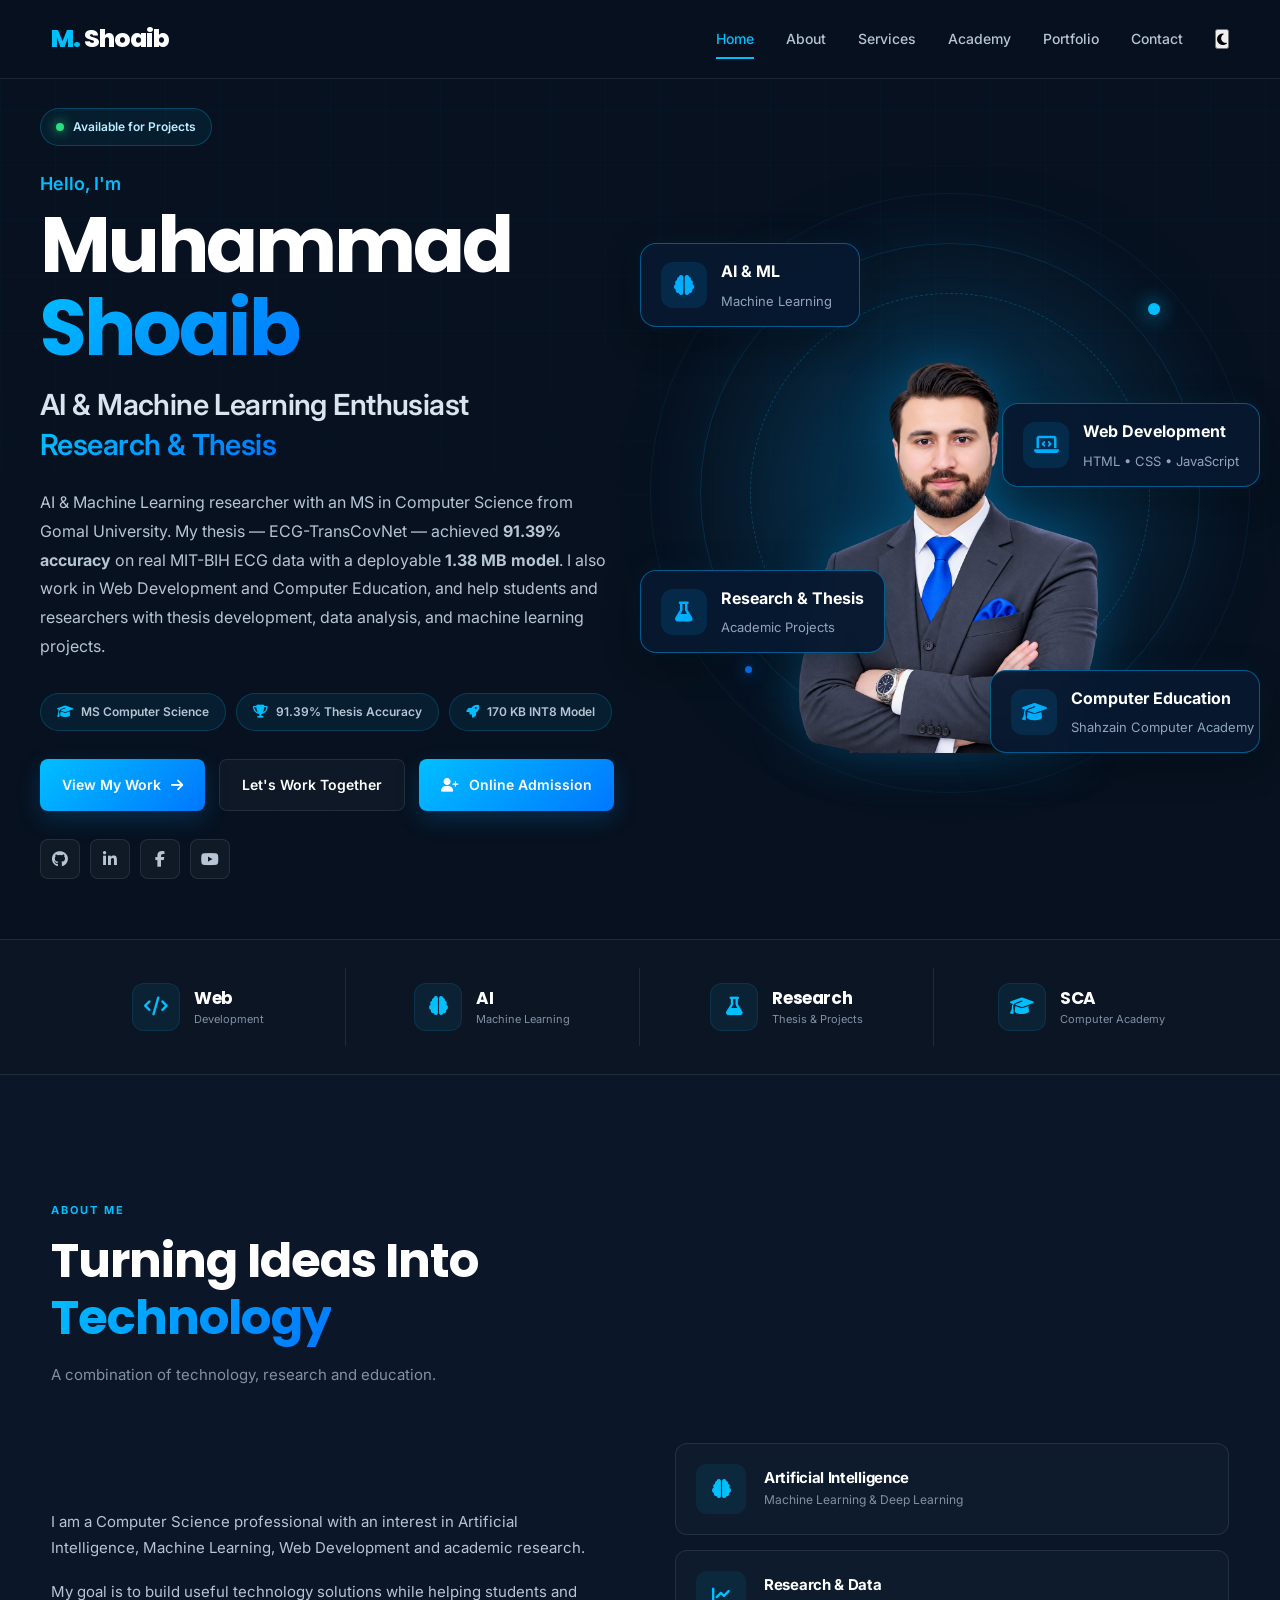
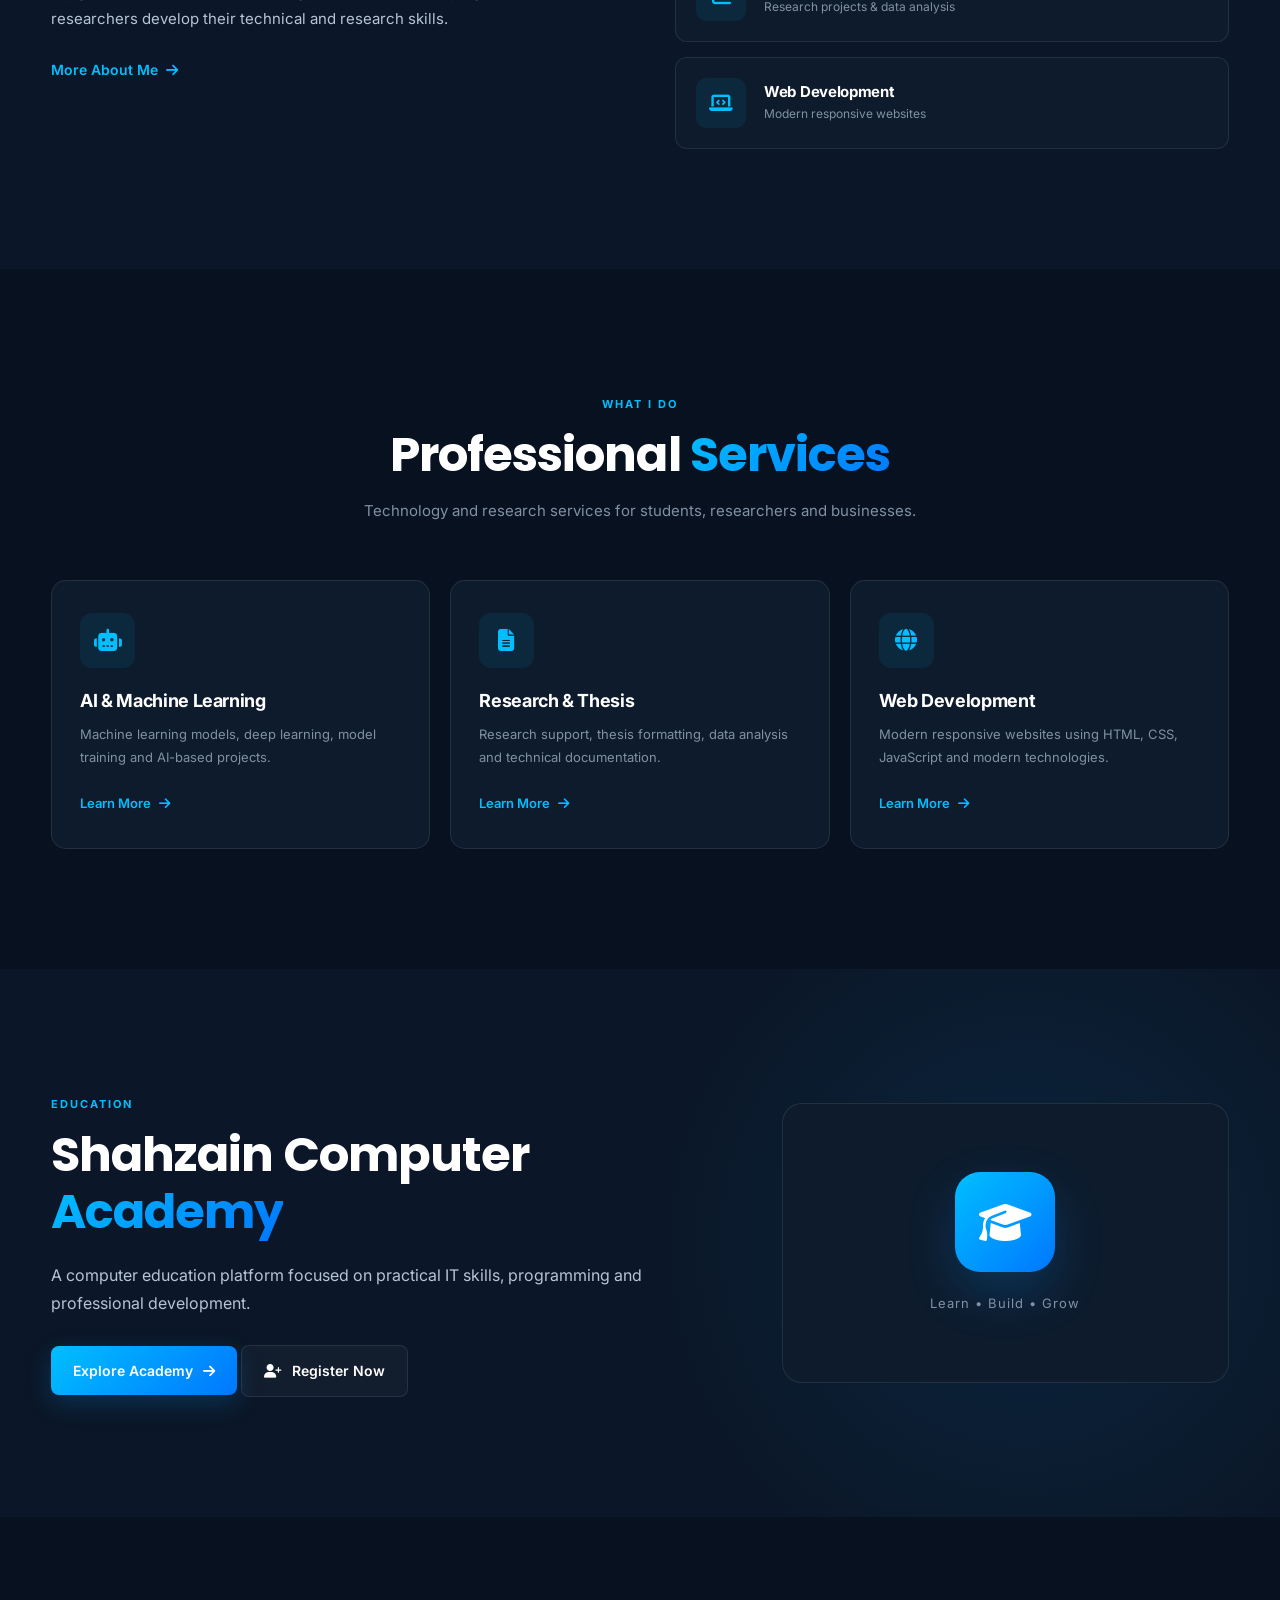
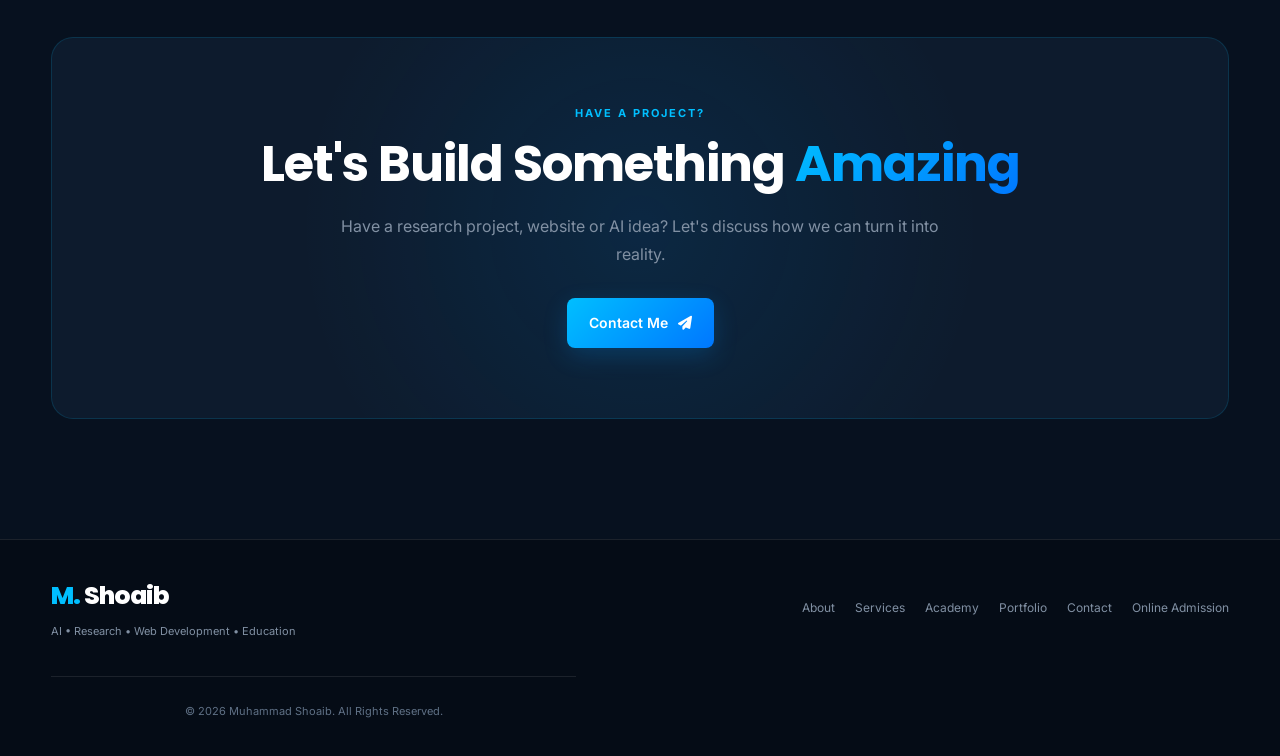
<file: index.html>
<!DOCTYPE html>
<html lang="en">

<head>

    <!-- =====================================================
         BASIC META
         ===================================================== -->

    <meta charset="UTF-8">

    <meta name="viewport" content="width=device-width, initial-scale=1.0">

    <meta name="description"
        content="Muhammad Shoaib — AI, Machine Learning, Research, Web Development and Computer Education. Explore my work, projects, services and Shahzain Computer Academy.">

    <meta name="keywords"
        content="Muhammad Shoaib, AI, Machine Learning, Web Development, Research, Thesis, Computer Education, Shahzain Computer Academy">

    <meta name="author" content="Muhammad Shoaib">

    <meta name="robots" content="index, follow">

    <!-- =====================================================
         CANONICAL URL
         ===================================================== -->

    <link rel="canonical" href="https://shoaibdraban-portfolio.netlify.app/">

    <!-- =====================================================
         OPEN GRAPH / SOCIAL SHARING
         ===================================================== -->

    <meta property="og:type" content="website">
    <meta property="og:title" content="Muhammad Shoaib | AI • Research • Web Development">
    <meta property="og:description" content="AI, Machine Learning, Research, Web Development and Computer Education by Muhammad Shoaib.">
    <meta property="og:url" content="https://shoaibdraban-portfolio.netlify.app/">
    <meta property="og:image" content="https://shoaibdraban-portfolio.netlify.app/images/poster1.png">
    <meta property="og:site_name" content="Muhammad Shoaib">

    <!-- =====================================================
         TWITTER CARD
         ===================================================== -->

    <meta name="twitter:card" content="summary_large_image">
    <meta name="twitter:title" content="Muhammad Shoaib | AI • Research • Web Development">
    <meta name="twitter:description" content="AI, Machine Learning, Research, Web Development and Computer Education by Muhammad Shoaib.">
    <meta name="twitter:image" content="https://shoaibdraban-portfolio.netlify.app/images/poster1.png">

    <!-- =====================================================
         PAGE TITLE
         ===================================================== -->

    <link rel="icon" type="image/svg+xml" href="data:image/svg+xml,<svg xmlns='http://www.w3.org/2000/svg' viewBox='0 0 100 100'><rect width='100' height='100' rx='20' fill='%230D1B2A'/><text x='50' y='72' font-size='50' text-anchor='middle' fill='%2300BFFF' font-family='Arial, sans-serif' font-weight='bold'>MS</text></svg>">

    <title>Muhammad Shoaib | AI • Research • Web Development</title>

    <!-- =====================================================
         GOOGLE FONTS
         ===================================================== -->

    <link rel="preconnect" href="https://fonts.googleapis.com">

    <link rel="preconnect" href="https://fonts.gstatic.com" crossorigin>

    <link
        href="https://fonts.googleapis.com/css2?family=Inter:wght@400;500;600;700;800&family=Poppins:wght@500;600;700;800&display=swap"
        rel="stylesheet">

    <!-- =====================================================
         FONT AWESOME
         ===================================================== -->

    <link rel="stylesheet"
        href="https://cdnjs.cloudflare.com/ajax/libs/font-awesome/6.7.2/css/all.min.css">

    <!-- =====================================================
         FAVICON
         ===================================================== -->

    <link rel="icon" type="image/png" href="images/favicon.png">

    <!-- =====================================================
         MAIN CSS
         ===================================================== -->

    <link rel="stylesheet" href="css/style.css">

</head>

<body>

    <!-- SCROLL PROGRESS BAR -->
    <div class="scroll-progress" id="scroll-progress"></div>

    <!-- PAGE LOADER -->
    <div class="page-loader" id="page-loader">
        <div class="loader-content">
            <div class="loader-logo">M<span>.</span> Shoaib</div>
            <div class="loader-bar">
                <div class="loader-bar-fill"></div>
            </div>
        </div>
    </div>

    <!-- =====================================================
         HEADER
         ===================================================== -->

    <header class="header">

        <div class="container nav-container">

            <!-- LOGO -->

            <a href="index.html" class="logo" aria-label="Muhammad Shoaib Home">
                <span>M.</span> Shoaib
            </a>

            <!-- NAVIGATION -->

            <nav class="navbar" id="navbar" aria-label="Main Navigation">

                <a href="index.html" class="active" aria-current="page">Home</a>

                <a href="about.html">About</a>

                <a href="services.html">Services</a>

                <a href="academy.html">Academy</a>

                <a href="portfolio.html">Portfolio</a>

                <a href="contact.html">Contact</a>

                <!-- THEME TOGGLE -->
                <button class="theme-toggle" id="theme-toggle" type="button" aria-label="Toggle Theme">
                    <i class="fas fa-moon" id="theme-icon"></i>
                </button>

            </nav>

            <!-- MOBILE MENU BUTTON -->

            <button class="menu-btn" id="menu-btn" type="button"
                aria-label="Open Menu" aria-controls="navbar" aria-expanded="false">

                <i class="fas fa-bars" aria-hidden="true"></i>

            </button>

        </div>

    </header>

    <!-- =====================================================
         MAIN CONTENT
         ===================================================== -->

    <main>

        <!-- =================================================
             HERO SECTION
             ================================================= -->

        <section class="hero" aria-labelledby="hero-title">

            <div class="hero-grid" aria-hidden="true"></div>

            <div class="container hero-container">

                <div class="hero-content">

                    <!-- AVAILABILITY BADGE -->

                    <div class="hero-badge">
                        <span class="status-dot" aria-hidden="true"></span>
                        Available for Projects
                    </div>

                    <!-- INTRO -->

                    <p class="hero-intro">
                        Hello, I'm
                    </p>

                    <!-- NAME -->

                    <h1 id="hero-title">
                        Muhammad
                        <span>Shoaib</span>
                    </h1>

                    <!-- PROFESSIONAL TITLE -->

                    <h2>
                        AI &amp; Machine Learning Enthusiast
                        <br>
                        <span class="typing-text" id="typing-text" aria-live="polite"></span>
                    </h2>

                    <!-- DESCRIPTION -->

                    <p class="hero-description">
                        AI &amp; Machine Learning researcher with an MS in Computer Science
                        from Gomal University. My thesis — ECG-TransCovNet — achieved
                        <strong>91.39% accuracy</strong> on real MIT-BIH ECG data with a
                        deployable <strong>1.38 MB model</strong>.

                        I also work in Web Development and Computer Education, and help
                        students and researchers with thesis development, data analysis,
                        and machine learning projects.
                    </p>

                    <div class="hero-highlights">

                        <span class="hero-highlight">
                            <i class="fas fa-graduation-cap"></i> MS Computer Science
                        </span>

                        <span class="hero-highlight">
                            <i class="fas fa-trophy"></i> 91.39% Thesis Accuracy
                        </span>

                        <span class="hero-highlight">
                            <i class="fas fa-rocket"></i> 170 KB INT8 Model
                        </span>

                    </div>

                    <!-- BUTTONS -->

                    <div class="hero-buttons">

                        <a href="portfolio.html" class="btn btn-primary">
                            View My Work
                            <i class="fas fa-arrow-right" aria-hidden="true"></i>
                        </a>

                        <a href="contact.html" class="btn btn-outline">
                            Let's Work Together
                        </a>

                        <!-- ONLINE ADMISSION BUTTON -->

                        <a href="https://shahzain-computer-academy.web.app/register"
                            class="btn btn-primary"
                            target="_blank"
                            rel="noopener noreferrer"
                            aria-label="Apply for Online Admission at Shahzain Computer Academy">

                            <i class="fas fa-user-plus" aria-hidden="true"></i>
                            Online Admission

                        </a>

                    </div>

                    <!-- SOCIAL ICONS -->

                    <div class="hero-social" aria-label="Social Media Links">

                        <a href="https://github.com/Shoaibdraban/portfolio-website" target="_blank" rel="noopener noreferrer" aria-label="GitHub">
                            <i class="fab fa-github" aria-hidden="true"></i>
                        </a>

                        <a href="https://www.linkedin.com/in/muhammad-shoaib-aaa43542b?utm_source=share_via&utm_content=profile&utm_medium=member_android" target="_blank" rel="noopener noreferrer" aria-label="LinkedIn">
                            <i class="fab fa-linkedin-in" aria-hidden="true"></i>
                        </a>

                        <a href="https://www.facebook.com/search/top?q=shahzain%20computer%20academy%20" target="_blank" rel="noopener noreferrer" aria-label="Facebook">
                            <i class="fab fa-facebook-f" aria-hidden="true"></i>
                        </a>

                        <a href="http://www.youtube.com/@ShahzainSeries" target="_blank" rel="noopener noreferrer" aria-label="YouTube">
                            <i class="fab fa-youtube" aria-hidden="true"></i>
                        </a>

                    </div>

                </div>

                <!-- HERO VISUAL -->

                <div class="hero-visual" aria-hidden="true">

                    <div class="profile-wrapper">

                        <div class="tech-circle circle-one"></div>
                        <div class="tech-circle circle-two"></div>
                        <div class="tech-circle circle-three"></div>

                        <!-- PROFILE IMAGE -->

                        <div class="profile-card">

                            <div class="profile-glow"></div>

                            <img
                                src="images/shoaib.png"
                                alt="Muhammad Shoaib"
                                class="profile-photo"
                                width="400"
                                height="520"
                                fetchpriority="high">

                        </div>

                        <!-- AI & ML CARD -->

                        <div class="floating-card card-ai">

                            <div class="card-icon" aria-hidden="true">
                                <i class="fas fa-brain"></i>
                            </div>

                            <div>
                                <strong>AI &amp; ML</strong>
                                <small>Machine Learning</small>
                            </div>

                        </div>

                        <!-- WEB DEVELOPMENT CARD -->

                        <div class="floating-card card-code">

                            <div class="card-icon" aria-hidden="true">
                                <i class="fas fa-laptop-code"></i>
                            </div>

                            <div>
                                <strong>Web Development</strong>
                                <small>HTML • CSS • JavaScript</small>
                            </div>

                        </div>

                        <!-- RESEARCH CARD -->

                        <div class="floating-card card-research">

                            <div class="card-icon" aria-hidden="true">
                                <i class="fas fa-flask"></i>
                            </div>

                            <div>
                                <strong>Research &amp; Thesis</strong>
                                <small>Academic Projects</small>
                            </div>

                        </div>

                        <!-- COMPUTER EDUCATION CARD -->

                        <div class="floating-card card-education">

                            <div class="card-icon" aria-hidden="true">
                                <i class="fas fa-graduation-cap"></i>
                            </div>

                            <div>
                                <strong>Computer Education</strong>
                                <small>Shahzain Computer Academy</small>
                            </div>

                        </div>

                    </div>

                </div>

            </div>

        </section>

        <!-- =================================================
             STATS SECTION
             ================================================= -->

        <section class="stats-section" aria-label="Areas of Expertise">

            <div class="container">

                <div class="stats-grid">

                    <div class="stat-card">
                        <div class="stat-icon" aria-hidden="true">
                            <i class="fas fa-code"></i>
                        </div>
                        <div class="stat-content">
                            <h3>Web</h3>
                            <p>Development</p>
                        </div>
                    </div>

                    <div class="stat-card">
                        <div class="stat-icon" aria-hidden="true">
                            <i class="fas fa-brain"></i>
                        </div>
                        <div class="stat-content">
                            <h3>AI</h3>
                            <p>Machine Learning</p>
                        </div>
                    </div>

                    <div class="stat-card">
                        <div class="stat-icon" aria-hidden="true">
                            <i class="fas fa-flask"></i>
                        </div>
                        <div class="stat-content">
                            <h3>Research</h3>
                            <p>Thesis &amp; Projects</p>
                        </div>
                    </div>

                    <div class="stat-card">
                        <div class="stat-icon" aria-hidden="true">
                            <i class="fas fa-graduation-cap"></i>
                        </div>
                        <div class="stat-content">
                            <h3>SCA</h3>
                            <p>Computer Academy</p>
                        </div>
                    </div>

                </div>

            </div>

        </section>

        <!-- =================================================
             ABOUT PREVIEW
             ================================================= -->

        <section class="about-preview section-padding" aria-labelledby="about-heading">

            <div class="container">

                <div class="section-heading">

                    <span class="section-label">ABOUT ME</span>

                    <h2 id="about-heading">Turning Ideas Into <span>Technology</span></h2>

                    <p>
                        A combination of technology, research and education.
                    </p>

                </div>

                <div class="about-grid">

                    <div class="about-text">

                        <p>
                            I am a Computer Science professional with an
                            interest in Artificial Intelligence, Machine
                            Learning, Web Development and academic research.
                        </p>

                        <p>
                            My goal is to build useful technology solutions
                            while helping students and researchers develop
                            their technical and research skills.
                        </p>

                        <a href="about.html" class="text-link">
                            More About Me <i class="fas fa-arrow-right" aria-hidden="true"></i>
                        </a>

                    </div>

                    <div class="about-features">

                        <div class="feature-box">
                            <div class="feature-icon" aria-hidden="true">
                                <i class="fas fa-brain"></i>
                            </div>
                            <div>
                                <h3>Artificial Intelligence</h3>
                                <p>Machine Learning &amp; Deep Learning</p>
                            </div>
                        </div>

                        <div class="feature-box">
                            <div class="feature-icon" aria-hidden="true">
                                <i class="fas fa-chart-line"></i>
                            </div>
                            <div>
                                <h3>Research &amp; Data</h3>
                                <p>Research projects &amp; data analysis</p>
                            </div>
                        </div>

                        <div class="feature-box">
                            <div class="feature-icon" aria-hidden="true">
                                <i class="fas fa-laptop-code"></i>
                            </div>
                            <div>
                                <h3>Web Development</h3>
                                <p>Modern responsive websites</p>
                            </div>
                        </div>

                    </div>

                </div>

            </div>

        </section>

        <!-- =================================================
             SERVICES PREVIEW
             ================================================= -->

        <section class="services-preview section-padding" aria-labelledby="services-heading">

            <div class="container">

                <div class="section-heading center">

                    <span class="section-label">WHAT I DO</span>

                    <h2 id="services-heading">Professional <span>Services</span></h2>

                    <p>
                        Technology and research services for students,
                        researchers and businesses.
                    </p>

                </div>

                <div class="services-grid">

                    <article class="service-card">

                        <div class="service-icon" aria-hidden="true">
                            <i class="fas fa-robot"></i>
                        </div>

                        <h3>AI &amp; Machine Learning</h3>

                        <p>
                            Machine learning models, deep learning,
                            model training and AI-based projects.
                        </p>

                        <a href="services.html">
                            Learn More <i class="fas fa-arrow-right" aria-hidden="true"></i>
                        </a>

                    </article>

                    <article class="service-card">

                        <div class="service-icon" aria-hidden="true">
                            <i class="fas fa-file-lines"></i>
                        </div>

                        <h3>Research &amp; Thesis</h3>

                        <p>
                            Research support, thesis formatting,
                            data analysis and technical documentation.
                        </p>

                        <a href="services.html">
                            Learn More <i class="fas fa-arrow-right" aria-hidden="true"></i>
                        </a>

                    </article>

                    <article class="service-card">

                        <div class="service-icon" aria-hidden="true">
                            <i class="fas fa-globe"></i>
                        </div>

                        <h3>Web Development</h3>

                        <p>
                            Modern responsive websites using HTML,
                            CSS, JavaScript and modern technologies.
                        </p>

                        <a href="services.html">
                            Learn More <i class="fas fa-arrow-right" aria-hidden="true"></i>
                        </a>

                    </article>

                </div>

            </div>

        </section>

        <!-- =================================================
             ACADEMY PREVIEW
             ================================================= -->

        <section class="academy-preview section-padding" aria-labelledby="academy-heading">

            <div class="container academy-container">

                <div class="academy-content">

                    <span class="section-label">EDUCATION</span>

                    <h2 id="academy-heading">Shahzain Computer <span>Academy</span></h2>

                    <p>
                        A computer education platform focused on practical
                        IT skills, programming and professional development.
                    </p>

                    <!-- EXPLORE ACADEMY -->

                    <a href="academy.html" class="btn btn-primary">
                        Explore Academy
                        <i class="fas fa-arrow-right" aria-hidden="true"></i>
                    </a>

                    <!-- REGISTER NOW -->

                    <a href="https://shahzain-computer-academy.web.app/register"
                        class="btn btn-outline"
                        target="_blank"
                        rel="noopener noreferrer"
                        aria-label="Register Now at Shahzain Computer Academy">

                        <i class="fas fa-user-plus" aria-hidden="true"></i>
                        Register Now

                    </a>

                </div>

                <div class="academy-icon-box" aria-hidden="true">

                    <div class="academy-large-icon">
                        <i class="fas fa-graduation-cap"></i>
                    </div>

                    <span>Learn • Build • Grow</span>

                </div>

            </div>

        </section>

        <!-- =================================================
             CTA SECTION
             ================================================= -->

        <section class="cta section-padding" aria-labelledby="cta-heading">

            <div class="container">

                <div class="cta-box">

                    <span class="section-label">HAVE A PROJECT?</span>

                    <h2 id="cta-heading">Let's Build Something <span>Amazing</span></h2>

                    <p>
                        Have a research project, website or AI idea?
                        Let's discuss how we can turn it into reality.
                    </p>

                    <a href="contact.html" class="btn btn-primary">
                        Contact Me <i class="fas fa-paper-plane" aria-hidden="true"></i>
                    </a>

                </div>

            </div>

        </section>

    </main>

    <!-- =====================================================
         FOOTER
         ===================================================== -->

    <footer class="footer">

        <div class="container footer-content">

            <!-- FOOTER BRAND -->

            <div class="footer-brand">

                <a href="index.html" class="logo" aria-label="Muhammad Shoaib Home">
                    <span>M.</span> Shoaib
                </a>

                <p>AI • Research • Web Development • Education</p>

            </div>

            <!-- FOOTER NAVIGATION -->

            <nav class="footer-links" aria-label="Footer Navigation">

                <a href="about.html">About</a>

                <a href="services.html">Services</a>

                <a href="academy.html">Academy</a>

                <a href="portfolio.html">Portfolio</a>

                <a href="contact.html">Contact</a>

                <!-- ONLINE ADMISSION FOOTER LINK -->

                <a href="https://shahzain-computer-academy.web.app/register"
                    target="_blank"
                    rel="noopener noreferrer">
                    Online Admission
                </a>

            </nav>

            <!-- COPYRIGHT -->

            <p class="copyright">
                © <span id="year"></span> Muhammad Shoaib. All Rights Reserved.
            </p>

        </div>

    </footer>

    <!-- =====================================================
         JAVASCRIPT
         ===================================================== -->

    <script src="js/script.js"></script>

</body>

</html>
</file>
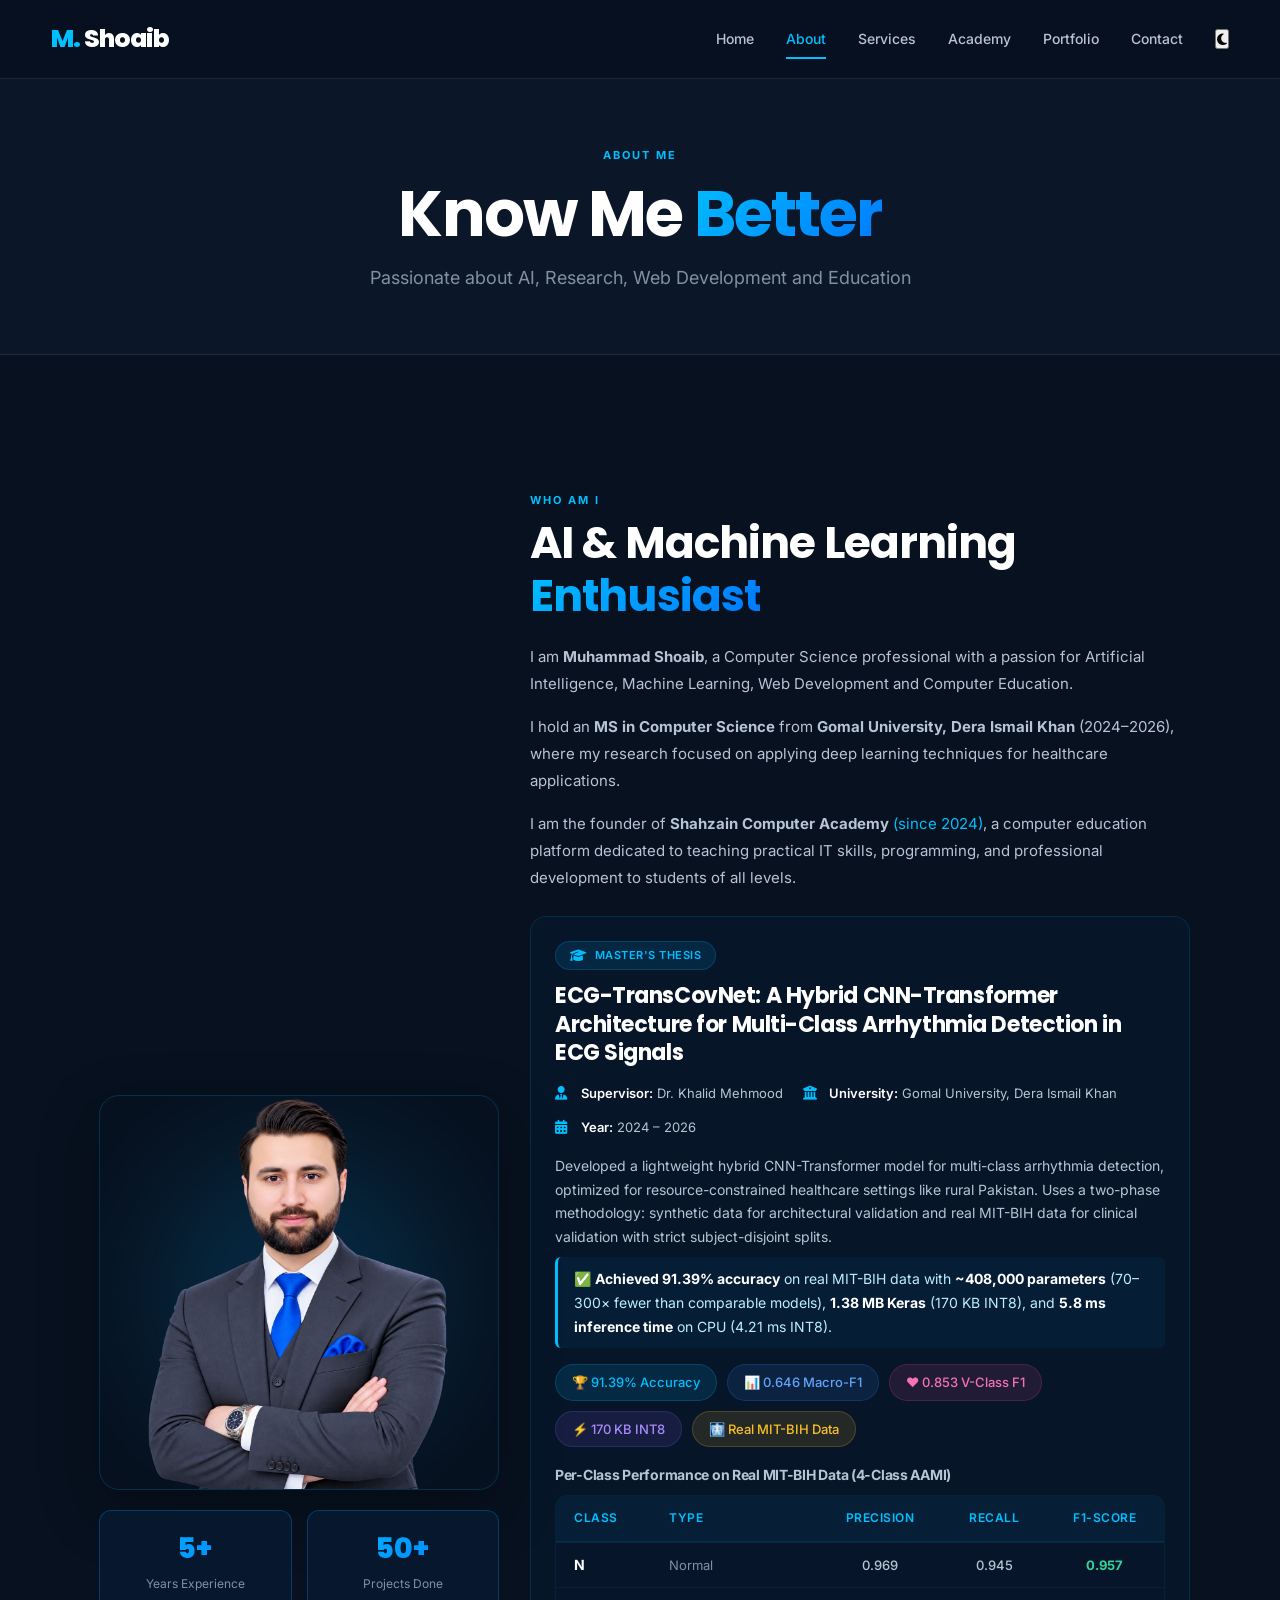
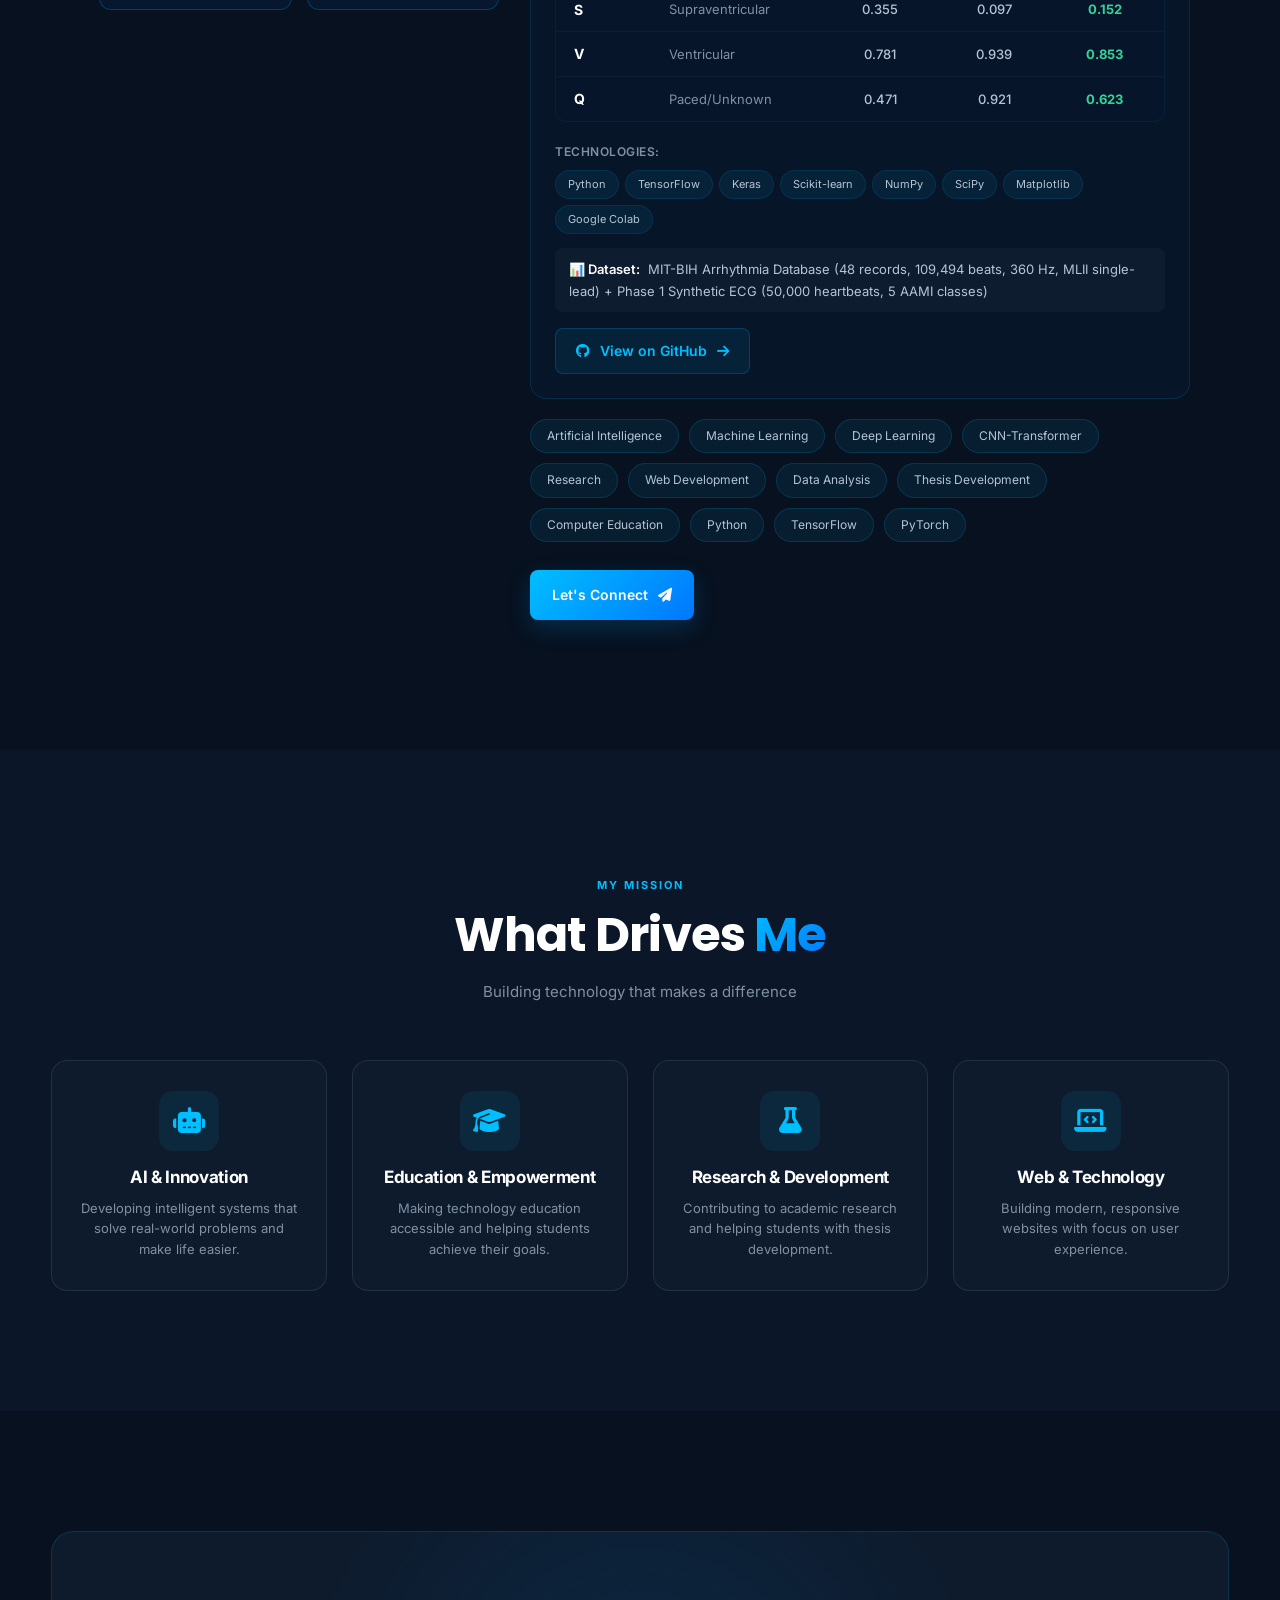
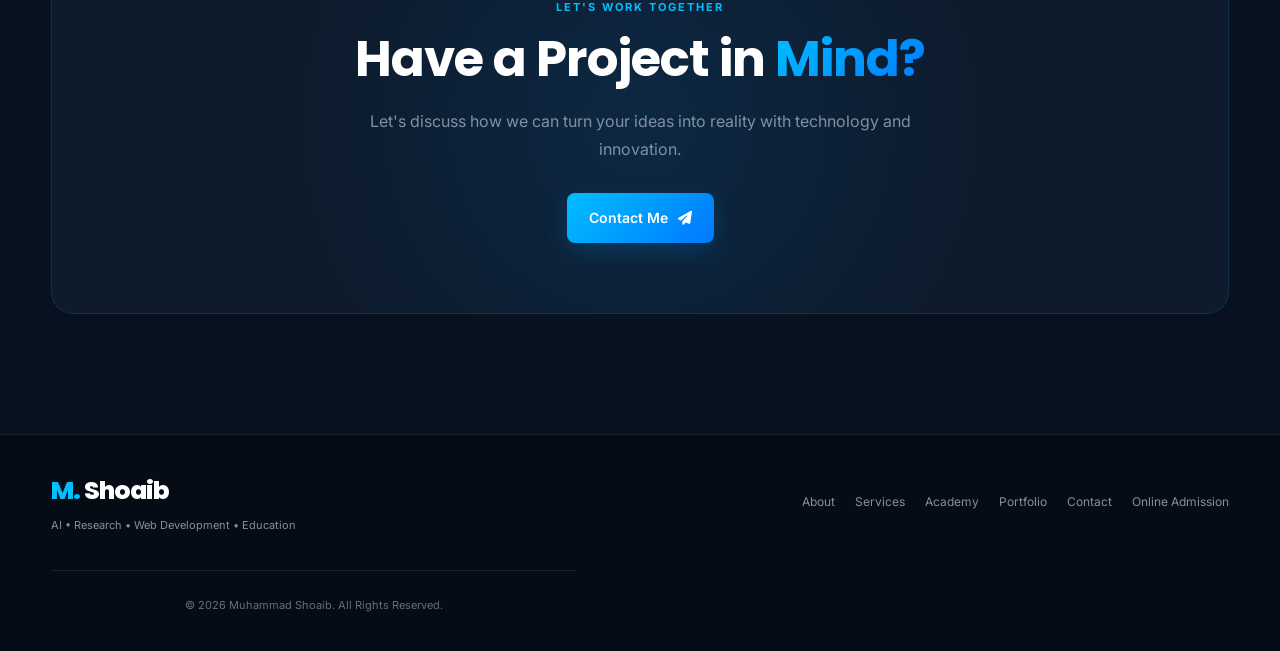
<file: about.html>
<!DOCTYPE html>
<html lang="en">

<head>

    <meta charset="UTF-8">
    <meta name="viewport" content="width=device-width, initial-scale=1.0">

    <meta name="description"
        content="Learn more about Muhammad Shoaib, a Computer Science professional interested in AI, Machine Learning, Research, Web Development and Computer Education.">

    <meta name="keywords"
        content="Muhammad Shoaib, About Muhammad Shoaib, AI, Machine Learning, Research, Web Development, Computer Science, Thesis, Shahzain Computer Academy">

    <meta name="author" content="Muhammad Shoaib">
    <meta name="robots" content="index, follow">

    <link rel="canonical" href="https://shoaibdraban-portfolio.netlify.app/about.html">

    <meta property="og:type" content="profile">
    <meta property="og:title" content="About Muhammad Shoaib | AI • Research • Web Development">
    <meta property="og:description"
        content="Learn more about Muhammad Shoaib, his research, AI and Machine Learning interests, web development work and computer education initiatives.">
    <meta property="og:url" content="https://shoaibdraban-portfolio.netlify.app/about.html">
    <meta property="og:image" content="https://shoaibdraban-portfolio.netlify.app/images/poster1.png">
    <meta property="og:site_name" content="Muhammad Shoaib">

    <meta name="twitter:card" content="summary_large_image">
    <meta name="twitter:title" content="About Muhammad Shoaib | AI • Research • Web Development">
    <meta name="twitter:description"
        content="Learn more about Muhammad Shoaib, his research, AI and Machine Learning interests, web development work and computer education initiatives.">
    <meta name="twitter:image" content="https://shoaibdraban-portfolio.netlify.app/images/poster1.png">

    <title>About Me | Muhammad Shoaib — AI, Research & Web Development</title>

    <link rel="preconnect" href="https://fonts.googleapis.com">
    <link rel="preconnect" href="https://fonts.gstatic.com" crossorigin>
    <link
        href="https://fonts.googleapis.com/css2?family=Inter:wght@400;500;600;700;800&family=Poppins:wght@500;600;700;800&display=swap"
        rel="stylesheet">

    <link rel="stylesheet"
        href="https://cdnjs.cloudflare.com/ajax/libs/font-awesome/6.7.2/css/all.min.css">

    <link rel="icon" type="image/png" href="images/favicon.png">

    <link rel="stylesheet" href="css/style.css">

</head>


<body>

    <!-- SCROLL PROGRESS BAR -->
    <div class="scroll-progress" id="scroll-progress"></div>

    <!-- PAGE LOADER -->
    <div class="page-loader" id="page-loader">
        <div class="loader-content">
            <div class="loader-logo">M<span>.</span> Shoaib</div>
            <div class="loader-bar">
                <div class="loader-bar-fill"></div>
            </div>
        </div>
    </div>


    <!-- =====================================================
         HEADER
         ===================================================== -->

    <header class="header">

        <div class="container nav-container">

            <a href="index.html" class="logo" aria-label="Muhammad Shoaib Home">
                <span>M.</span> Shoaib
            </a>

            <nav class="navbar" id="navbar" aria-label="Main Navigation">

                <a href="index.html">Home</a>
                <a href="about.html" class="active" aria-current="page">About</a>
                <a href="services.html">Services</a>
                <a href="academy.html">Academy</a>
                <a href="portfolio.html">Portfolio</a>
                <a href="contact.html">Contact</a>

                <!-- THEME TOGGLE -->
                <button class="theme-toggle" id="theme-toggle" type="button" aria-label="Toggle Theme">
                    <i class="fas fa-moon" id="theme-icon"></i>
                </button>

            </nav>

            <button class="menu-btn" id="menu-btn" type="button"
                aria-label="Open Menu" aria-controls="navbar" aria-expanded="false">

                <i class="fas fa-bars" aria-hidden="true"></i>

            </button>

        </div>

    </header>



    <!-- =====================================================
         MAIN CONTENT
         ===================================================== -->

    <main>

        <section class="page-header" aria-labelledby="page-title">

            <div class="container">

                <div class="page-header-content">

                    <span class="section-label">ABOUT ME</span>

                    <h1 id="page-title">Know Me <span>Better</span></h1>

                    <p>
                        Passionate about AI, Research, Web Development and Education
                    </p>

                </div>

            </div>

        </section>



        <section class="about-page section-padding" aria-labelledby="about-title">

            <div class="container">

                <div class="about-page-grid">

                    <div class="about-image-wrapper">

                        <div class="about-image-box">

                            <div class="about-image-glow" aria-hidden="true"></div>

                            <img
                                src="images/shoaib.png"
                                alt="Muhammad Shoaib"
                                class="about-image"
                                width="500"
                                height="600"
                                loading="lazy">

                        </div>

                        <div class="about-floating-stats">

                            <div class="about-stat-item">
                                <span class="about-stat-number">5+</span>
                                <span class="about-stat-label">Years Experience</span>
                            </div>

                            <div class="about-stat-item">
                                <span class="about-stat-number">50+</span>
                                <span class="about-stat-label">Projects Done</span>
                            </div>

                        </div>

                    </div>

                    <div class="about-text-content">

                        <span class="section-label">WHO AM I</span>

                        <h2 id="about-title">AI &amp; Machine Learning <span>Enthusiast</span></h2>

                        <p>
                            I am <strong>Muhammad Shoaib</strong>, a Computer Science professional
                            with a passion for Artificial Intelligence, Machine Learning,
                            Web Development and Computer Education.
                        </p>

                        <p>
                            I hold an <strong>MS in Computer Science</strong> from
                            <strong>Gomal University, Dera Ismail Khan</strong> (2024–2026),
                            where my research focused on applying deep learning techniques
                            for healthcare applications.
                        </p>

                        <p>
                            I am the founder of <strong>Shahzain Computer Academy</strong>
                            <span style="color: var(--primary);">(since 2024)</span>,
                            a computer education platform dedicated to teaching practical
                            IT skills, programming, and professional development to
                            students of all levels.
                        </p>

                        <!-- THESIS SECTION -->
                        <section class="thesis-section" aria-labelledby="thesis-title">

                            <div class="thesis-badge">
                                <i class="fas fa-graduation-cap" aria-hidden="true"></i>
                                Master's Thesis
                            </div>

                            <h3 class="thesis-title" id="thesis-title">
                                ECG-TransCovNet: A Hybrid CNN-Transformer Architecture
                                for Multi-Class Arrhythmia Detection in ECG Signals
                            </h3>

                            <div class="thesis-meta">

                                <div class="thesis-meta-item">
                                    <i class="fas fa-user-tie" aria-hidden="true"></i>
                                    <span><strong>Supervisor:</strong> Dr. Khalid Mehmood</span>
                                </div>

                                <div class="thesis-meta-item">
                                    <i class="fas fa-university" aria-hidden="true"></i>
                                    <span><strong>University:</strong> Gomal University, Dera Ismail Khan</span>
                                </div>

                                <div class="thesis-meta-item">
                                    <i class="fas fa-calendar-alt" aria-hidden="true"></i>
                                    <span><strong>Year:</strong> 2024 – 2026</span>
                                </div>

                            </div>

                            <div class="thesis-description">

                                <p>
                                    Developed a lightweight hybrid CNN-Transformer model for
                                    multi-class arrhythmia detection, optimized for
                                    resource-constrained healthcare settings like rural Pakistan.
                                    Uses a two-phase methodology: synthetic data for architectural
                                    validation and real MIT-BIH data for clinical validation with
                                    strict subject-disjoint splits.
                                </p>

                                <p class="thesis-highlight">
                                    ✅ <strong>Achieved 91.39% accuracy</strong> on real MIT-BIH data with
                                    <strong>~408,000 parameters</strong> (70–300× fewer than comparable models),
                                    <strong>1.38 MB Keras</strong> (170 KB INT8), and
                                    <strong>5.8 ms inference time</strong> on CPU (4.21 ms INT8).
                                </p>

                            </div>

                            <div class="thesis-results-badges">
                                <span class="result-badge accuracy">🏆 91.39% Accuracy</span>
                                <span class="result-badge f1">📊 0.646 Macro-F1</span>
                                <span class="result-badge vclass">❤️ 0.853 V-Class F1</span>
                                <span class="result-badge size">⚡ 170 KB INT8</span>
                                <span class="result-badge data">🩻 Real MIT-BIH Data</span>
                            </div>

                            <div class="thesis-performance">

                                <h4>Per-Class Performance on Real MIT-BIH Data (4-Class AAMI)</h4>

                                <div class="table-wrapper">

                                    <table class="performance-table">

                                        <thead>
                                            <tr>
                                                <th>Class</th>
                                                <th>Type</th>
                                                <th>Precision</th>
                                                <th>Recall</th>
                                                <th>F1-Score</th>
                                            </tr>
                                        </thead>

                                        <tbody>

                                            <tr>
                                                <td><strong>N</strong></td>
                                                <td>Normal</td>
                                                <td>0.969</td>
                                                <td>0.945</td>
                                                <td><strong>0.957</strong></td>
                                            </tr>

                                            <tr>
                                                <td><strong>S</strong></td>
                                                <td>Supraventricular</td>
                                                <td>0.355</td>
                                                <td>0.097</td>
                                                <td><strong>0.152</strong></td>
                                            </tr>

                                            <tr>
                                                <td><strong>V</strong></td>
                                                <td>Ventricular</td>
                                                <td>0.781</td>
                                                <td>0.939</td>
                                                <td><strong>0.853</strong></td>
                                            </tr>

                                            <tr>
                                                <td><strong>Q</strong></td>
                                                <td>Paced/Unknown</td>
                                                <td>0.471</td>
                                                <td>0.921</td>
                                                <td><strong>0.623</strong></td>
                                            </tr>

                                        </tbody>

                                    </table>

                                </div>

                            </div>

                            <div class="thesis-tech">

                                <span class="tech-label">Technologies:</span>

                                <div class="tech-tags">

                                    <span class="tech-tag">Python</span>
                                    <span class="tech-tag">TensorFlow</span>
                                    <span class="tech-tag">Keras</span>
                                    <span class="tech-tag">Scikit-learn</span>
                                    <span class="tech-tag">NumPy</span>
                                    <span class="tech-tag">SciPy</span>
                                    <span class="tech-tag">Matplotlib</span>
                                    <span class="tech-tag">Google Colab</span>

                                </div>

                            </div>

                            <div class="thesis-dataset">

                                <span class="dataset-label">📊 Dataset:</span>

                                <span class="dataset-text">
                                    MIT-BIH Arrhythmia Database (48 records, 109,494 beats,
                                    360 Hz, MLII single-lead) + Phase 1 Synthetic ECG
                                    (50,000 heartbeats, 5 AAMI classes)
                                </span>

                            </div>

                            <a href="https://github.com/Shoaibdraban/ECG-TransCovNet" target="_blank" rel="noopener noreferrer" class="thesis-github-link">
                                <i class="fab fa-github" aria-hidden="true"></i>
                                View on GitHub
                                <i class="fas fa-arrow-right" aria-hidden="true"></i>
                            </a>

                        </section>

                        <div class="about-skills" aria-label="Skills">

                            <span class="skill-tag">Artificial Intelligence</span>
                            <span class="skill-tag">Machine Learning</span>
                            <span class="skill-tag">Deep Learning</span>
                            <span class="skill-tag">CNN-Transformer</span>
                            <span class="skill-tag">Research</span>
                            <span class="skill-tag">Web Development</span>
                            <span class="skill-tag">Data Analysis</span>
                            <span class="skill-tag">Thesis Development</span>
                            <span class="skill-tag">Computer Education</span>
                            <span class="skill-tag">Python</span>
                            <span class="skill-tag">TensorFlow</span>
                            <span class="skill-tag">PyTorch</span>

                        </div>

                        <a href="contact.html" class="btn btn-primary">
                            Let's Connect <i class="fas fa-paper-plane" aria-hidden="true"></i>
                        </a>

                    </div>

                </div>

            </div>

        </section>



        <!-- =================================================
             MISSION SECTION
             ================================================= -->

        <section class="mission-section section-padding" aria-labelledby="mission-title">

            <div class="container">

                <div class="section-heading center">

                    <span class="section-label">MY MISSION</span>

                    <h2 id="mission-title">What Drives <span>Me</span></h2>

                    <p>
                        Building technology that makes a difference
                    </p>

                </div>

                <div class="mission-grid">

                    <article class="mission-card">

                        <div class="mission-icon" aria-hidden="true">
                            <i class="fas fa-robot"></i>
                        </div>

                        <h3>AI &amp; Innovation</h3>

                        <p>
                            Developing intelligent systems that solve
                            real-world problems and make life easier.
                        </p>

                    </article>

                    <article class="mission-card">

                        <div class="mission-icon" aria-hidden="true">
                            <i class="fas fa-graduation-cap"></i>
                        </div>

                        <h3>Education &amp; Empowerment</h3>

                        <p>
                            Making technology education accessible
                            and helping students achieve their goals.
                        </p>

                    </article>

                    <article class="mission-card">

                        <div class="mission-icon" aria-hidden="true">
                            <i class="fas fa-flask"></i>
                        </div>

                        <h3>Research &amp; Development</h3>

                        <p>
                            Contributing to academic research and
                            helping students with thesis development.
                        </p>

                    </article>

                    <article class="mission-card">

                        <div class="mission-icon" aria-hidden="true">
                            <i class="fas fa-laptop-code"></i>
                        </div>

                        <h3>Web &amp; Technology</h3>

                        <p>
                            Building modern, responsive websites
                            with focus on user experience.
                        </p>

                    </article>

                </div>

            </div>

        </section>



        <!-- =================================================
             CTA SECTION
             ================================================= -->

        <section class="cta section-padding" aria-labelledby="cta-title">

            <div class="container">

                <div class="cta-box">

                    <span class="section-label">LET'S WORK TOGETHER</span>

                    <h2 id="cta-title">Have a Project in <span>Mind?</span></h2>

                    <p>
                        Let's discuss how we can turn your ideas
                        into reality with technology and innovation.
                    </p>

                    <a href="contact.html" class="btn btn-primary">
                        Contact Me <i class="fas fa-paper-plane" aria-hidden="true"></i>
                    </a>

                </div>

            </div>

        </section>

    </main>



    <!-- =====================================================
         FOOTER
         ===================================================== -->

    <footer class="footer">

        <div class="container footer-content">

            <div class="footer-brand">

                <a href="index.html" class="logo" aria-label="Muhammad Shoaib Home">
                    <span>M.</span> Shoaib
                </a>

                <p>AI • Research • Web Development • Education</p>

            </div>

            <nav class="footer-links" aria-label="Footer Navigation">

                <a href="about.html" aria-current="page">About</a>
                <a href="services.html">Services</a>
                <a href="academy.html">Academy</a>
                <a href="portfolio.html">Portfolio</a>
                <a href="contact.html">Contact</a>

                <a href="https://shahzain-computer-academy.web.app/register"
                    target="_blank" rel="noopener noreferrer">
                    Online Admission
                </a>

            </nav>

            <p class="copyright">

                © <span id="year"></span> Muhammad Shoaib. All Rights Reserved.

            </p>

        </div>

    </footer>



    <script src="js/script.js"></script>

</body>

</html>
</file>
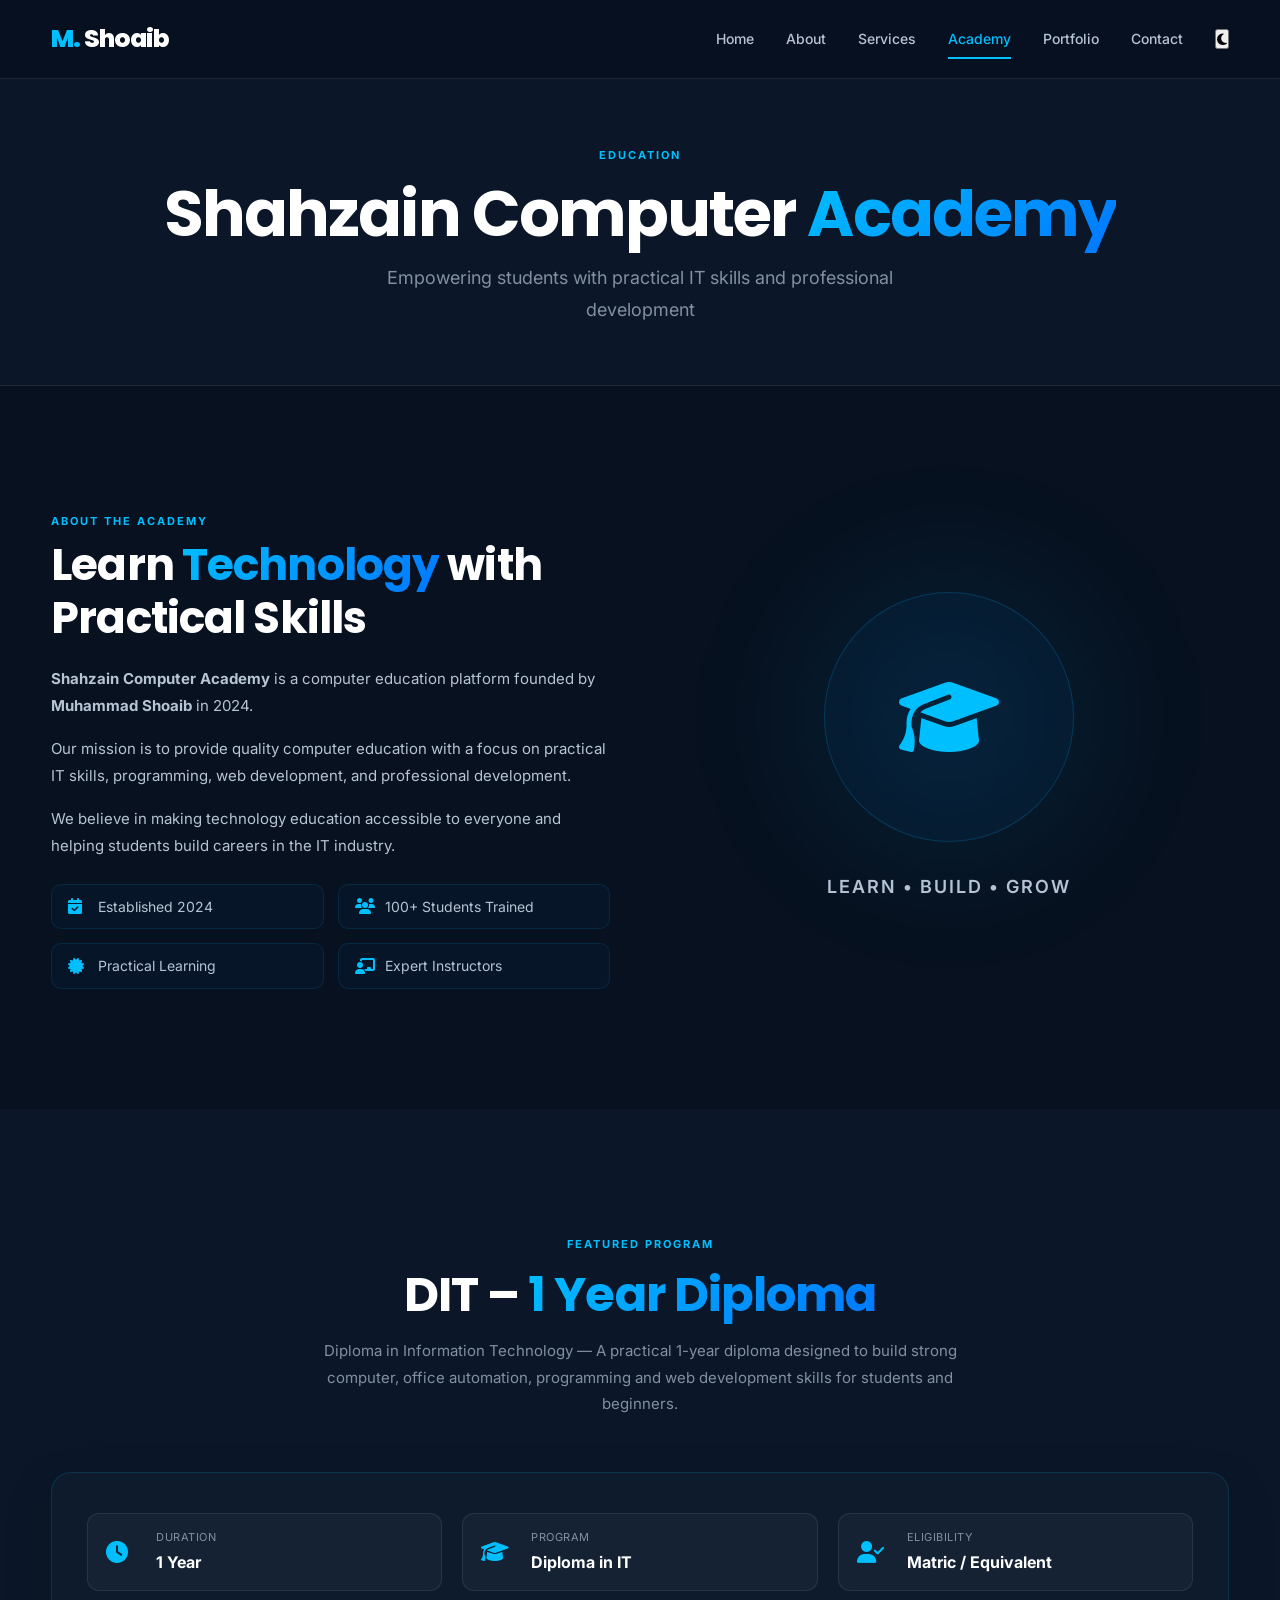
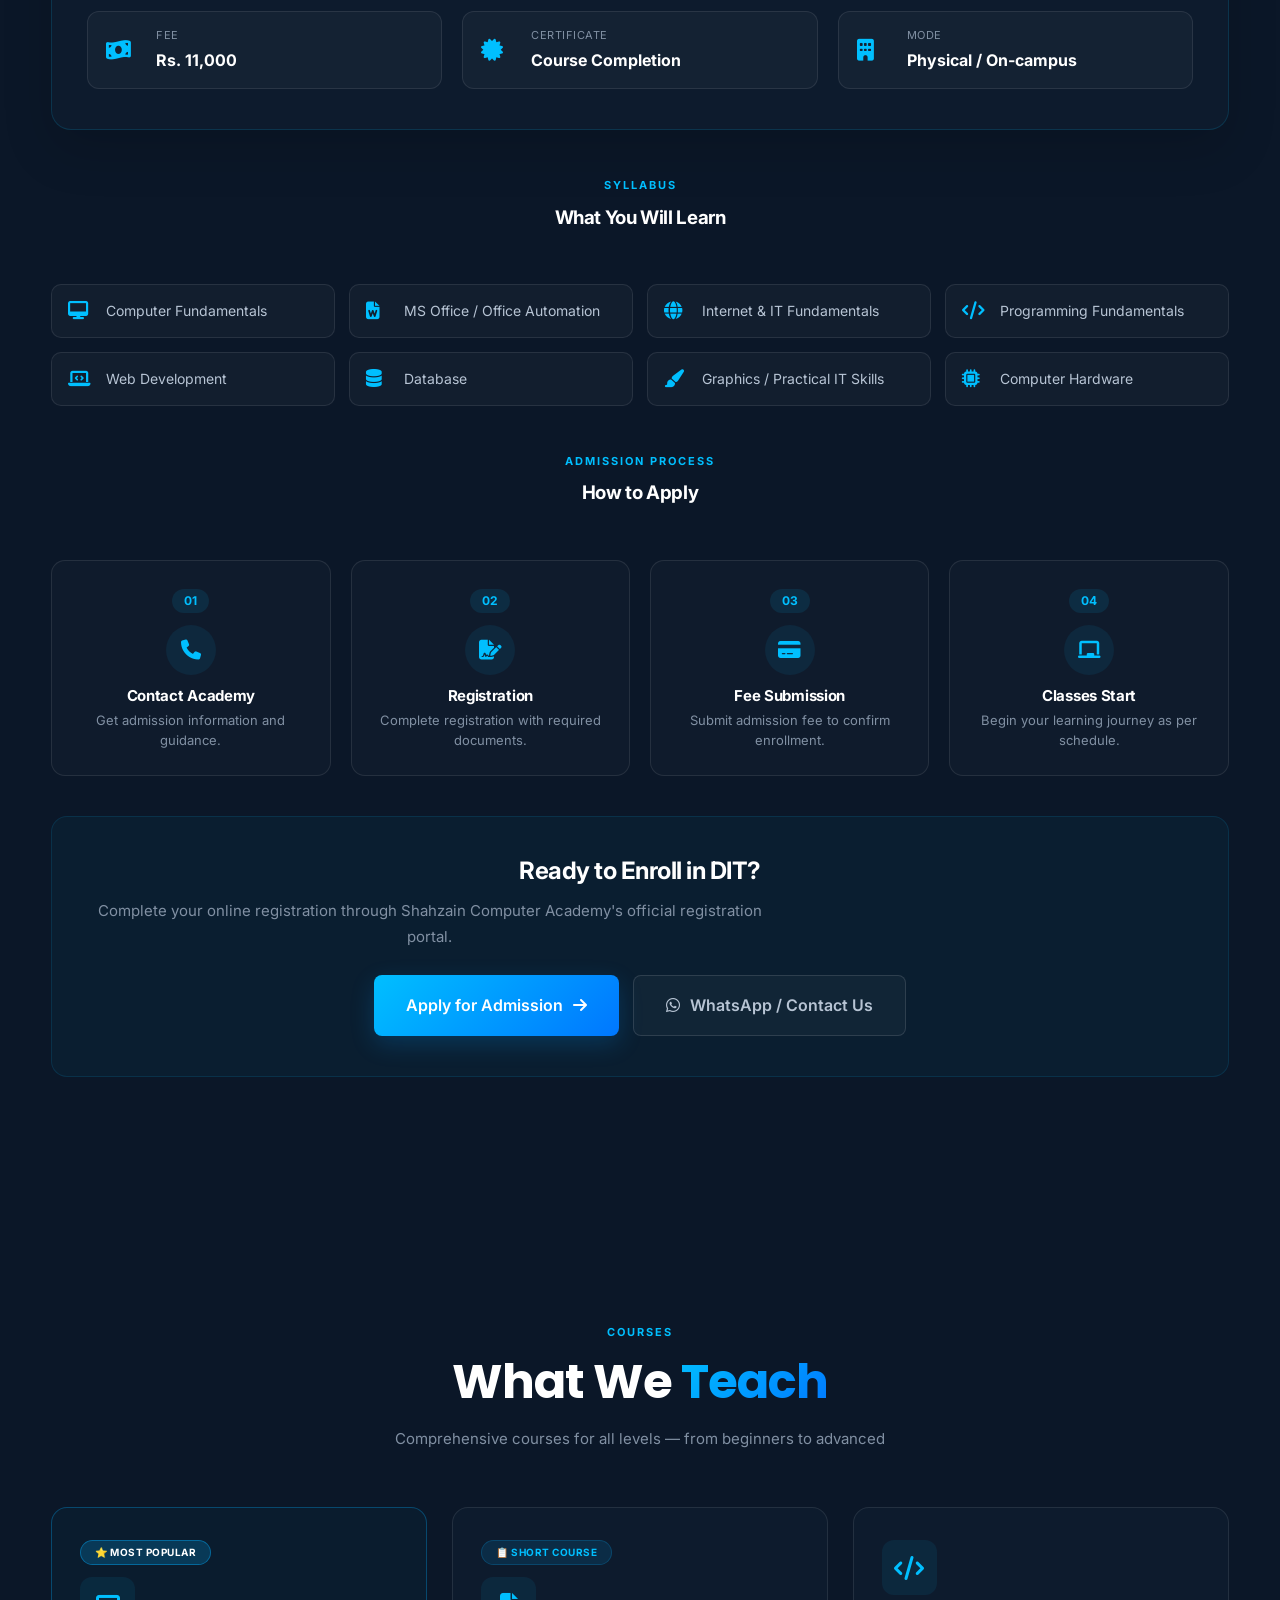
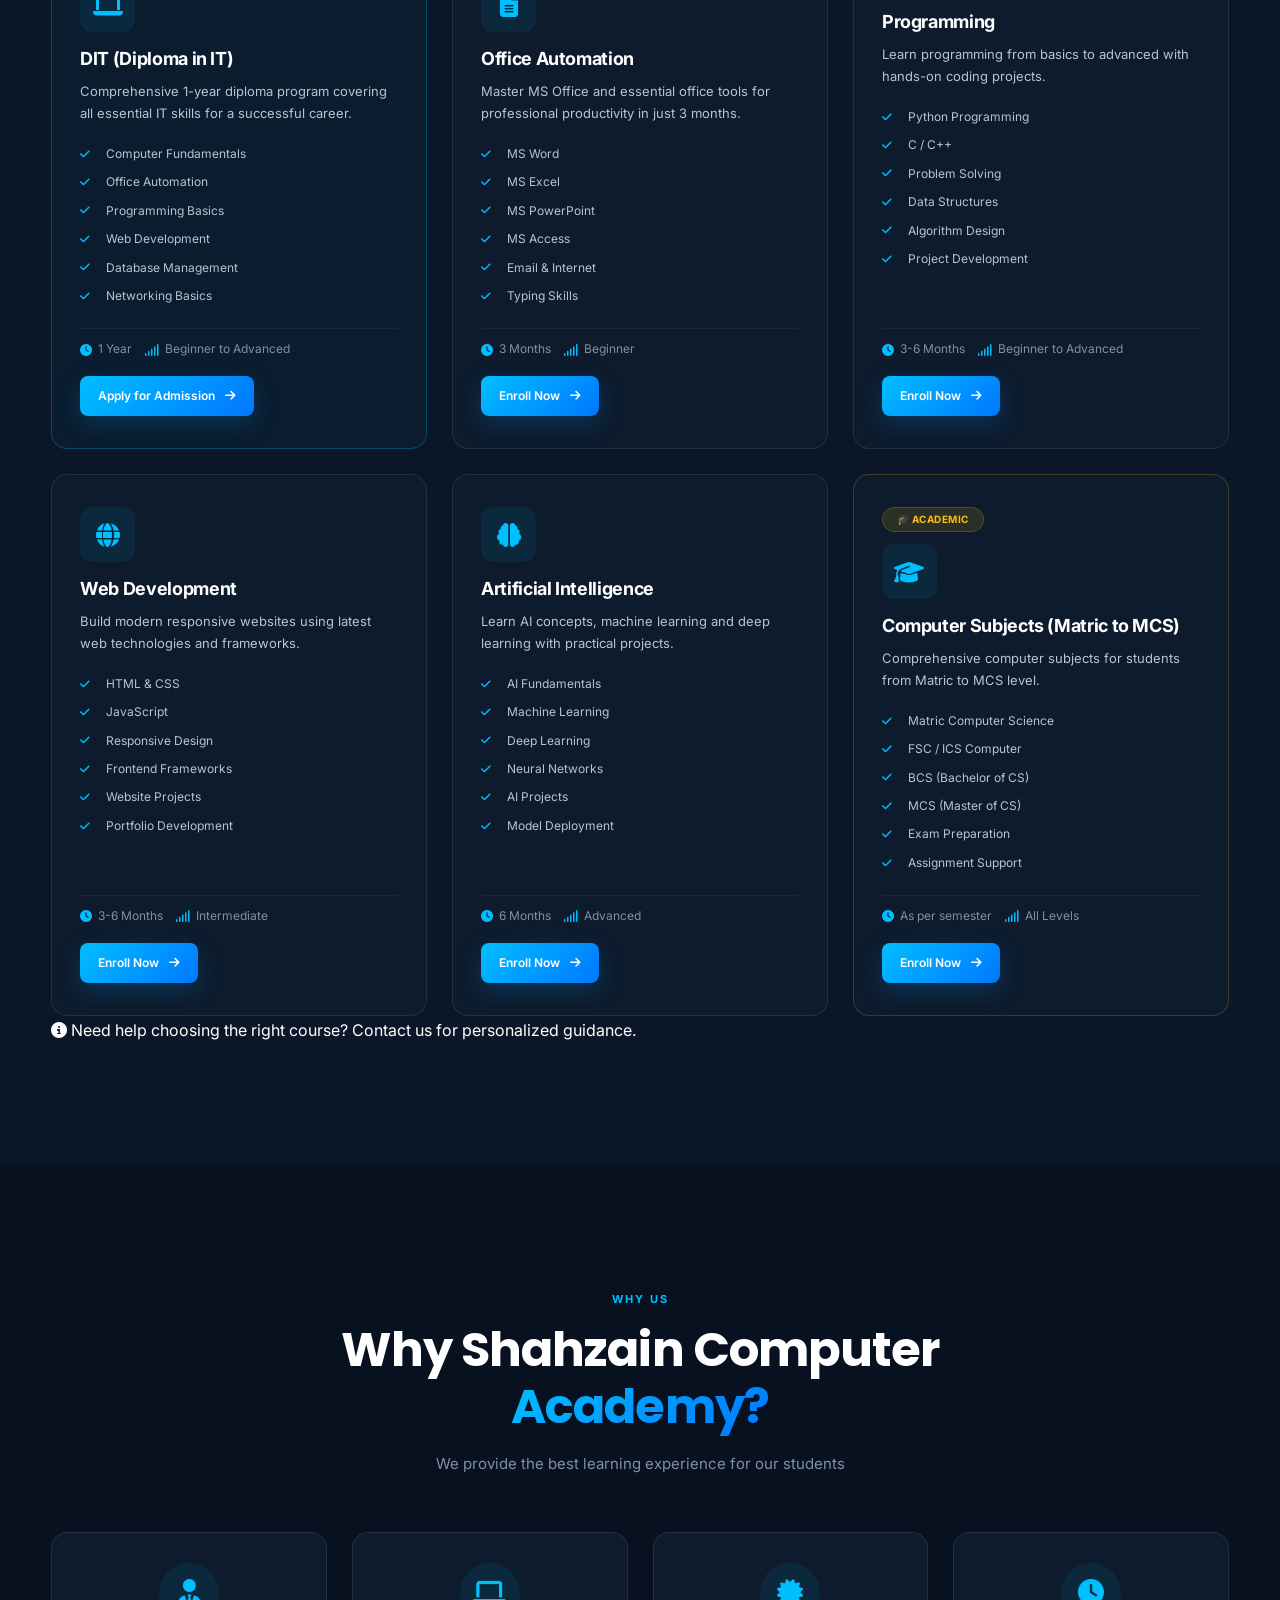
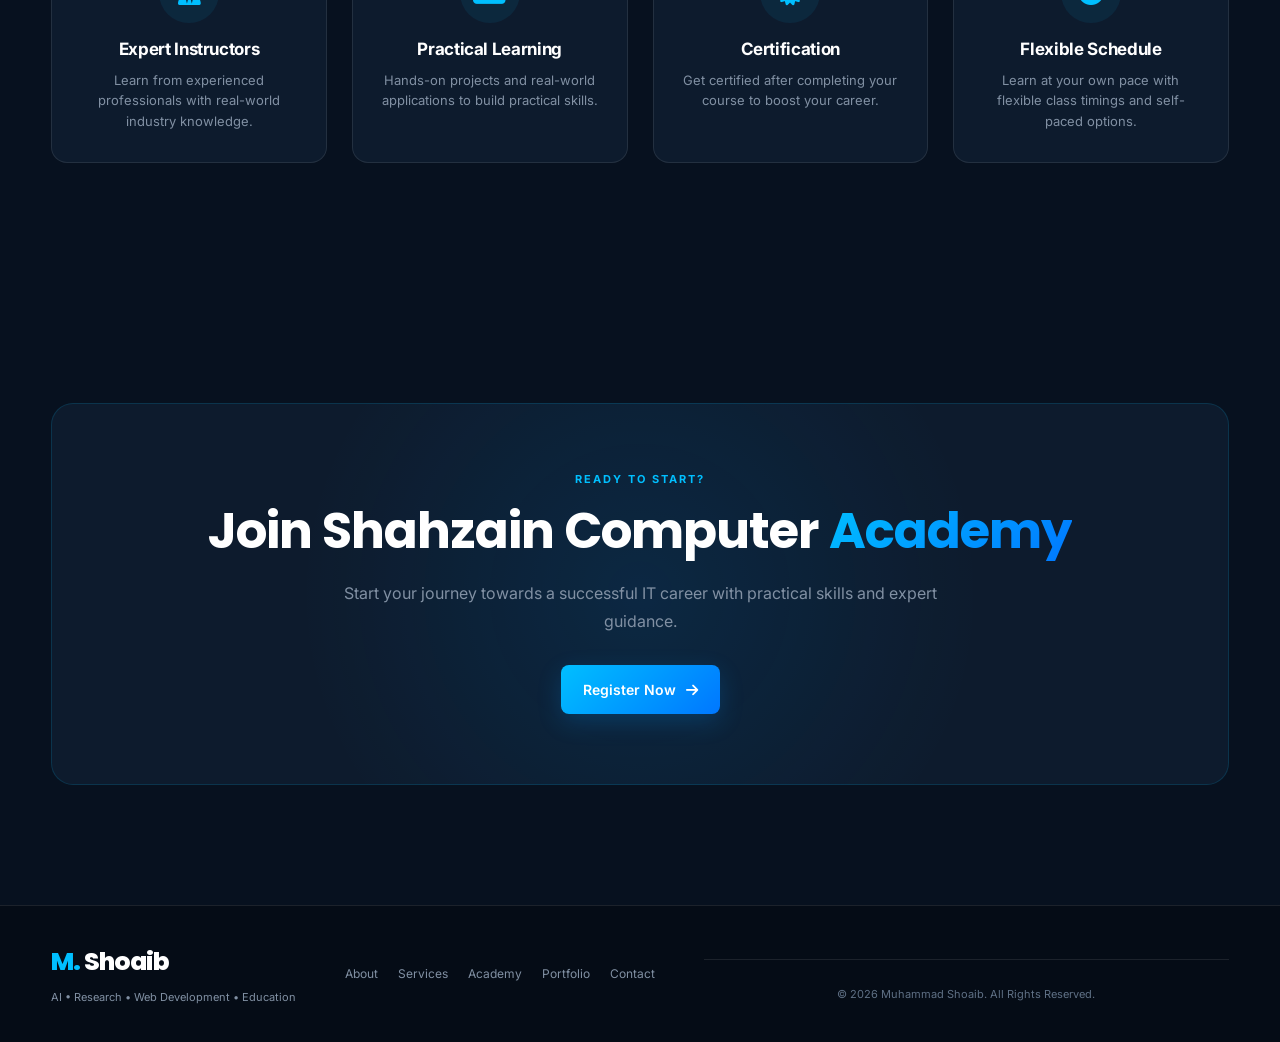
<file: academy.html>
<!DOCTYPE html>
<html lang="en">

<head>
    <meta charset="UTF-8">
    <meta name="viewport" content="width=device-width, initial-scale=1.0">

    <meta name="description"
        content="Shahzain Computer Academy offers practical IT education, DIT, Office Automation, Programming, Web Development, Artificial Intelligence and Computer Science training.">

    <meta name="keywords"
        content="Shahzain Computer Academy, DIT, Diploma in Information Technology, Computer Education, IT Training, Programming, Web Development, Artificial Intelligence, Office Automation">

    <meta name="author" content="Muhammad Shoaib">
    <meta name="robots" content="index, follow">

    <link rel="canonical" href="https://shoaibdraban-portfolio.netlify.app/academy.html">

    <meta property="og:type" content="website">
    <meta property="og:title" content="Shahzain Computer Academy | IT Education & Training">
    <meta property="og:description"
        content="Shahzain Computer Academy offers practical IT education, DIT, Office Automation, Programming, Web Development, Artificial Intelligence and Computer Science training.">
    <meta property="og:url" content="https://shoaibdraban-portfolio.netlify.app/academy.html">
    <meta property="og:image" content="https://shoaibdraban-portfolio.netlify.app/images/poster1.png">
    <meta property="og:site_name" content="Muhammad Shoaib">

    <meta name="twitter:card" content="summary_large_image">
    <meta name="twitter:title" content="Shahzain Computer Academy | IT Education & Training">
    <meta name="twitter:description"
        content="Shahzain Computer Academy offers practical IT education, DIT, Office Automation, Programming, Web Development, Artificial Intelligence and Computer Science training.">
    <meta name="twitter:image" content="https://shoaibdraban-portfolio.netlify.app/images/poster1.png">

    <title>Shahzain Computer Academy | IT Education & Training</title>

    <link rel="preconnect" href="https://fonts.googleapis.com">
    <link rel="preconnect" href="https://fonts.gstatic.com" crossorigin>

    <link
        href="https://fonts.googleapis.com/css2?family=Inter:wght@400;500;600;700;800&family=Poppins:wght@500;600;700;800&display=swap"
        rel="stylesheet">

    <link rel="stylesheet"
        href="https://cdnjs.cloudflare.com/ajax/libs/font-awesome/6.7.2/css/all.min.css">

    <link rel="icon" type="image/png" href="images/favicon.png">
    <link rel="stylesheet" href="css/style.css">
</head>

<body>

    <div class="scroll-progress" id="scroll-progress"></div>

    <div class="page-loader" id="page-loader">
        <div class="loader-content">
            <div class="loader-logo">M<span>.</span> Shoaib</div>
            <div class="loader-bar">
                <div class="loader-bar-fill"></div>
            </div>
        </div>
    </div>

    <header class="header">
        <div class="container nav-container">

            <a href="index.html" class="logo" aria-label="Muhammad Shoaib Home">
                <span>M.</span> Shoaib
            </a>

            <nav class="navbar" id="navbar" aria-label="Main Navigation">
                <a href="index.html">Home</a>
                <a href="about.html">About</a>
                <a href="services.html">Services</a>
                <a href="academy.html" class="active" aria-current="page">Academy</a>
                <a href="portfolio.html">Portfolio</a>
                <a href="contact.html">Contact</a>

                <button class="theme-toggle" id="theme-toggle" type="button" aria-label="Toggle Theme">
                    <i class="fas fa-moon" id="theme-icon"></i>
                </button>
            </nav>

            <button class="menu-btn" id="menu-btn" type="button"
                aria-label="Open Menu" aria-controls="navbar" aria-expanded="false">
                <i class="fas fa-bars" aria-hidden="true"></i>
            </button>

        </div>
    </header>

    <main>

        <section class="page-header" aria-labelledby="academy-page-title">
            <div class="container">
                <div class="page-header-content">
                    <span class="section-label">EDUCATION</span>
                    <h1 id="academy-page-title">Shahzain Computer <span>Academy</span></h1>
                    <p>
                        Empowering students with practical IT skills
                        and professional development
                    </p>
                </div>
            </div>
        </section>

        <section class="academy-intro section-padding" aria-labelledby="academy-intro-title">
            <div class="container">
                <div class="academy-intro-grid">

                    <div class="academy-intro-content">
                        <span class="section-label">ABOUT THE ACADEMY</span>
                        <h2 id="academy-intro-title">Learn <span>Technology</span> with Practical Skills</h2>

                        <p>
                            <strong>Shahzain Computer Academy</strong> is a
                            computer education platform founded by
                            <strong>Muhammad Shoaib</strong> in 2024.
                        </p>

                        <p>
                            Our mission is to provide quality computer education
                            with a focus on practical IT skills, programming,
                            web development, and professional development.
                        </p>

                        <p>
                            We believe in making technology education accessible
                            to everyone and helping students build careers in
                            the IT industry.
                        </p>

                        <div class="academy-highlights">
                            <div class="highlight-item">
                                <i class="fas fa-calendar-check" aria-hidden="true"></i>
                                <span>Established 2024</span>
                            </div>

                            <div class="highlight-item">
                                <i class="fas fa-users" aria-hidden="true"></i>
                                <span>100+ Students Trained</span>
                            </div>

                            <div class="highlight-item">
                                <i class="fas fa-certificate" aria-hidden="true"></i>
                                <span>Practical Learning</span>
                            </div>

                            <div class="highlight-item">
                                <i class="fas fa-chalkboard-teacher" aria-hidden="true"></i>
                                <span>Expert Instructors</span>
                            </div>
                        </div>
                    </div>

                    <div class="academy-intro-image" aria-hidden="true">
                        <div class="academy-large-icon-box">
                            <div class="academy-glow-circle"></div>
                            <i class="fas fa-graduation-cap"></i>
                        </div>
                        <div class="academy-tagline">Learn • Build • Grow</div>
                    </div>

                </div>
            </div>
        </section>

        <section class="dit-featured-section section-padding" aria-labelledby="dit-featured-title">
            <div class="container">

                <div class="section-heading center">
                    <span class="section-label">FEATURED PROGRAM</span>
                    <h2 id="dit-featured-title">DIT – <span>1 Year Diploma</span></h2>
                    <p>
                        Diploma in Information Technology — A practical 1-year diploma
                        designed to build strong computer, office automation,
                        programming and web development skills for students and beginners.
                    </p>
                </div>

                <div class="dit-premium-card">
                    <div class="dit-info-grid">

                        <div class="dit-info-item">
                            <i class="fas fa-clock" aria-hidden="true"></i>
                            <div>
                                <span>Duration</span>
                                <strong>1 Year</strong>
                            </div>
                        </div>

                        <div class="dit-info-item">
                            <i class="fas fa-graduation-cap" aria-hidden="true"></i>
                            <div>
                                <span>Program</span>
                                <strong>Diploma in IT</strong>
                            </div>
                        </div>

                        <div class="dit-info-item">
                            <i class="fas fa-user-check" aria-hidden="true"></i>
                            <div>
                                <span>Eligibility</span>
                                <strong>Matric / Equivalent</strong>
                            </div>
                        </div>

                        <div class="dit-info-item">
                            <i class="fas fa-money-bill-wave" aria-hidden="true"></i>
                            <div>
                                <span>Fee</span>
                                <strong>Rs. 11,000</strong>
                            </div>
                        </div>

                        <div class="dit-info-item">
                            <i class="fas fa-certificate" aria-hidden="true"></i>
                            <div>
                                <span>Certificate</span>
                                <strong>Course Completion</strong>
                            </div>
                        </div>

                        <div class="dit-info-item">
                            <i class="fas fa-building" aria-hidden="true"></i>
                            <div>
                                <span>Mode</span>
                                <strong>Physical / On-campus</strong>
                            </div>
                        </div>

                    </div>
                </div>

                <div class="dit-syllabus">
                    <div class="section-heading center">
                        <span class="section-label">SYLLABUS</span>
                        <h3>What You Will <span>Learn</span></h3>
                    </div>

                    <div class="dit-syllabus-grid">
                        <div class="dit-syllabus-item">
                            <i class="fas fa-desktop" aria-hidden="true"></i>
                            <span>Computer Fundamentals</span>
                        </div>

                        <div class="dit-syllabus-item">
                            <i class="fas fa-file-word" aria-hidden="true"></i>
                            <span>MS Office / Office Automation</span>
                        </div>

                        <div class="dit-syllabus-item">
                            <i class="fas fa-globe" aria-hidden="true"></i>
                            <span>Internet &amp; IT Fundamentals</span>
                        </div>

                        <div class="dit-syllabus-item">
                            <i class="fas fa-code" aria-hidden="true"></i>
                            <span>Programming Fundamentals</span>
                        </div>

                        <div class="dit-syllabus-item">
                            <i class="fas fa-laptop-code" aria-hidden="true"></i>
                            <span>Web Development</span>
                        </div>

                        <div class="dit-syllabus-item">
                            <i class="fas fa-database" aria-hidden="true"></i>
                            <span>Database</span>
                        </div>

                        <div class="dit-syllabus-item">
                            <i class="fas fa-paint-brush" aria-hidden="true"></i>
                            <span>Graphics / Practical IT Skills</span>
                        </div>

                        <div class="dit-syllabus-item">
                            <i class="fas fa-microchip" aria-hidden="true"></i>
                            <span>Computer Hardware</span>
                        </div>
                    </div>
                </div>

                <div class="dit-admission-process">
                    <div class="section-heading center">
                        <span class="section-label">ADMISSION PROCESS</span>
                        <h3>How to <span>Apply</span></h3>
                    </div>

                    <div class="dit-admission-steps">

                        <div class="dit-step">
                            <span class="dit-step-number">01</span>
                            <div class="dit-step-icon" aria-hidden="true">
                                <i class="fas fa-phone"></i>
                            </div>
                            <h4>Contact Academy</h4>
                            <p>Get admission information and guidance.</p>
                        </div>

                        <div class="dit-step">
                            <span class="dit-step-number">02</span>
                            <div class="dit-step-icon" aria-hidden="true">
                                <i class="fas fa-file-signature"></i>
                            </div>
                            <h4>Registration</h4>
                            <p>Complete registration with required documents.</p>
                        </div>

                        <div class="dit-step">
                            <span class="dit-step-number">03</span>
                            <div class="dit-step-icon" aria-hidden="true">
                                <i class="fas fa-credit-card"></i>
                            </div>
                            <h4>Fee Submission</h4>
                            <p>Submit admission fee to confirm enrollment.</p>
                        </div>

                        <div class="dit-step">
                            <span class="dit-step-number">04</span>
                            <div class="dit-step-icon" aria-hidden="true">
                                <i class="fas fa-chalkboard"></i>
                            </div>
                            <h4>Classes Start</h4>
                            <p>Begin your learning journey as per schedule.</p>
                        </div>

                    </div>
                </div>

                <div class="dit-cta-box">
                    <h3>Ready to Enroll in DIT?</h3>
                    <p>
                        Complete your online registration through Shahzain Computer Academy's
                        official registration portal.
                    </p>

                    <div class="dit-cta-buttons">
                        <a href="https://shahzain-computer-academy.web.app/register?course=dit"
                            class="btn btn-primary btn-lg">
                            Apply for Admission
                            <i class="fas fa-arrow-right" aria-hidden="true"></i>
                        </a>

                        <a href="https://wa.me/923467851061" target="_blank" rel="noopener noreferrer"
                            class="btn btn-outline btn-lg">
                            <i class="fab fa-whatsapp" aria-hidden="true"></i>
                            WhatsApp / Contact Us
                        </a>
                    </div>
                </div>

            </div>
        </section>

        <section class="courses-section section-padding" aria-labelledby="courses-title">
            <div class="container">

                <div class="section-heading center">
                    <span class="section-label">COURSES</span>
                    <h2 id="courses-title">What We <span>Teach</span></h2>
                    <p>
                        Comprehensive courses for all levels — from beginners to advanced
                    </p>
                </div>

                <div class="courses-grid">

                    <article class="course-card course-featured">
                        <div class="course-badge">⭐ Most Popular</div>

                        <div class="course-icon" aria-hidden="true">
                            <i class="fas fa-laptop"></i>
                        </div>

                        <h3>DIT <span class="course-subtitle">(Diploma in IT)</span></h3>

                        <p>
                            Comprehensive 1-year diploma program covering
                            all essential IT skills for a successful career.
                        </p>

                        <ul class="course-features">
                            <li><i class="fas fa-check" aria-hidden="true"></i> Computer Fundamentals</li>
                            <li><i class="fas fa-check" aria-hidden="true"></i> Office Automation</li>
                            <li><i class="fas fa-check" aria-hidden="true"></i> Programming Basics</li>
                            <li><i class="fas fa-check" aria-hidden="true"></i> Web Development</li>
                            <li><i class="fas fa-check" aria-hidden="true"></i> Database Management</li>
                            <li><i class="fas fa-check" aria-hidden="true"></i> Networking Basics</li>
                        </ul>

                        <div class="course-meta">
                            <span class="course-duration"><i class="fas fa-clock" aria-hidden="true"></i> 1 Year</span>
                            <span class="course-level"><i class="fas fa-signal" aria-hidden="true"></i> Beginner to Advanced</span>
                        </div>

                        <a href="https://shahzain-computer-academy.web.app/register?course=dit"
                            class="btn btn-primary btn-sm">
                            Apply for Admission <i class="fas fa-arrow-right" aria-hidden="true"></i>
                        </a>
                    </article>

                    <article class="course-card">
                        <div class="course-badge">📋 Short Course</div>

                        <div class="course-icon" aria-hidden="true">
                            <i class="fas fa-file-alt"></i>
                        </div>

                        <h3>Office Automation</h3>

                        <p>
                            Master MS Office and essential office tools
                            for professional productivity in just 3 months.
                        </p>

                        <ul class="course-features">
                            <li><i class="fas fa-check" aria-hidden="true"></i> MS Word</li>
                            <li><i class="fas fa-check" aria-hidden="true"></i> MS Excel</li>
                            <li><i class="fas fa-check" aria-hidden="true"></i> MS PowerPoint</li>
                            <li><i class="fas fa-check" aria-hidden="true"></i> MS Access</li>
                            <li><i class="fas fa-check" aria-hidden="true"></i> Email &amp; Internet</li>
                            <li><i class="fas fa-check" aria-hidden="true"></i> Typing Skills</li>
                        </ul>

                        <div class="course-meta">
                            <span class="course-duration"><i class="fas fa-clock" aria-hidden="true"></i> 3 Months</span>
                            <span class="course-level"><i class="fas fa-signal" aria-hidden="true"></i> Beginner</span>
                        </div>

                        <a href="https://shahzain-computer-academy.web.app/register?course=office-automation"
                            class="btn btn-primary btn-sm">
                            Enroll Now <i class="fas fa-arrow-right" aria-hidden="true"></i>
                        </a>
                    </article>

                    <article class="course-card">
                        <div class="course-icon" aria-hidden="true">
                            <i class="fas fa-code"></i>
                        </div>

                        <h3>Programming</h3>

                        <p>
                            Learn programming from basics to advanced
                            with hands-on coding projects.
                        </p>

                        <ul class="course-features">
                            <li><i class="fas fa-check" aria-hidden="true"></i> Python Programming</li>
                            <li><i class="fas fa-check" aria-hidden="true"></i> C / C++</li>
                            <li><i class="fas fa-check" aria-hidden="true"></i> Problem Solving</li>
                            <li><i class="fas fa-check" aria-hidden="true"></i> Data Structures</li>
                            <li><i class="fas fa-check" aria-hidden="true"></i> Algorithm Design</li>
                            <li><i class="fas fa-check" aria-hidden="true"></i> Project Development</li>
                        </ul>

                        <div class="course-meta">
                            <span class="course-duration"><i class="fas fa-clock" aria-hidden="true"></i> 3-6 Months</span>
                            <span class="course-level"><i class="fas fa-signal" aria-hidden="true"></i> Beginner to Advanced</span>
                        </div>

                        <a href="https://shahzain-computer-academy.web.app/register?course=programming"
                            class="btn btn-primary btn-sm">
                            Enroll Now <i class="fas fa-arrow-right" aria-hidden="true"></i>
                        </a>
                    </article>

                    <article class="course-card">
                        <div class="course-icon" aria-hidden="true">
                            <i class="fas fa-globe"></i>
                        </div>

                        <h3>Web Development</h3>

                        <p>
                            Build modern responsive websites using
                            latest web technologies and frameworks.
                        </p>

                        <ul class="course-features">
                            <li><i class="fas fa-check" aria-hidden="true"></i> HTML &amp; CSS</li>
                            <li><i class="fas fa-check" aria-hidden="true"></i> JavaScript</li>
                            <li><i class="fas fa-check" aria-hidden="true"></i> Responsive Design</li>
                            <li><i class="fas fa-check" aria-hidden="true"></i> Frontend Frameworks</li>
                            <li><i class="fas fa-check" aria-hidden="true"></i> Website Projects</li>
                            <li><i class="fas fa-check" aria-hidden="true"></i> Portfolio Development</li>
                        </ul>

                        <div class="course-meta">
                            <span class="course-duration"><i class="fas fa-clock" aria-hidden="true"></i> 3-6 Months</span>
                            <span class="course-level"><i class="fas fa-signal" aria-hidden="true"></i> Intermediate</span>
                        </div>

                        <a href="https://shahzain-computer-academy.web.app/register?course=web-development"
                            class="btn btn-primary btn-sm">
                            Enroll Now <i class="fas fa-arrow-right" aria-hidden="true"></i>
                        </a>
                    </article>

                    <article class="course-card">
                        <div class="course-icon" aria-hidden="true">
                            <i class="fas fa-brain"></i>
                        </div>

                        <h3>Artificial Intelligence</h3>

                        <p>
                            Learn AI concepts, machine learning and
                            deep learning with practical projects.
                        </p>

                        <ul class="course-features">
                            <li><i class="fas fa-check" aria-hidden="true"></i> AI Fundamentals</li>
                            <li><i class="fas fa-check" aria-hidden="true"></i> Machine Learning</li>
                            <li><i class="fas fa-check" aria-hidden="true"></i> Deep Learning</li>
                            <li><i class="fas fa-check" aria-hidden="true"></i> Neural Networks</li>
                            <li><i class="fas fa-check" aria-hidden="true"></i> AI Projects</li>
                            <li><i class="fas fa-check" aria-hidden="true"></i> Model Deployment</li>
                        </ul>

                        <div class="course-meta">
                            <span class="course-duration"><i class="fas fa-clock" aria-hidden="true"></i> 6 Months</span>
                            <span class="course-level"><i class="fas fa-signal" aria-hidden="true"></i> Advanced</span>
                        </div>

                        <a href="https://shahzain-computer-academy.web.app/register?course=artificial-intelligence"
                            class="btn btn-primary btn-sm">
                            Enroll Now <i class="fas fa-arrow-right" aria-hidden="true"></i>
                        </a>
                    </article>

                    <article class="course-card course-academic">
                        <div class="course-badge">🎓 Academic</div>

                        <div class="course-icon" aria-hidden="true">
                            <i class="fas fa-graduation-cap"></i>
                        </div>

                        <h3>Computer Subjects <span class="course-subtitle">(Matric to MCS)</span></h3>

                        <p>
                            Comprehensive computer subjects for students
                            from Matric to MCS level.
                        </p>

                        <ul class="course-features">
                            <li><i class="fas fa-check" aria-hidden="true"></i> Matric Computer Science</li>
                            <li><i class="fas fa-check" aria-hidden="true"></i> FSC / ICS Computer</li>
                            <li><i class="fas fa-check" aria-hidden="true"></i> BCS (Bachelor of CS)</li>
                            <li><i class="fas fa-check" aria-hidden="true"></i> MCS (Master of CS)</li>
                            <li><i class="fas fa-check" aria-hidden="true"></i> Exam Preparation</li>
                            <li><i class="fas fa-check" aria-hidden="true"></i> Assignment Support</li>
                        </ul>

                        <div class="course-meta">
                            <span class="course-duration"><i class="fas fa-clock" aria-hidden="true"></i> As per semester</span>
                            <span class="course-level"><i class="fas fa-signal" aria-hidden="true"></i> All Levels</span>
                        </div>

                        <a href="https://shahzain-computer-academy.web.app/register?course=computer-subjects"
                            class="btn btn-primary btn-sm">
                            Enroll Now <i class="fas fa-arrow-right" aria-hidden="true"></i>
                        </a>
                    </article>

                </div>

                <div class="courses-cta">
                    <p>
                        <i class="fas fa-info-circle" aria-hidden="true"></i>
                        Need help choosing the right course?
                        <a href="contact.html">Contact us</a>
                        for personalized guidance.
                    </p>
                </div>

            </div>
        </section>

        <section class="why-academy section-padding" aria-labelledby="why-academy-title">
            <div class="container">

                <div class="section-heading center">
                    <span class="section-label">WHY US</span>
                    <h2 id="why-academy-title">Why Shahzain Computer <span>Academy?</span></h2>
                    <p>
                        We provide the best learning experience for our students
                    </p>
                </div>

                <div class="why-academy-grid">

                    <article class="why-academy-card">
                        <div class="why-academy-icon" aria-hidden="true">
                            <i class="fas fa-user-tie"></i>
                        </div>
                        <h3>Expert Instructors</h3>
                        <p>
                            Learn from experienced professionals with
                            real-world industry knowledge.
                        </p>
                    </article>

                    <article class="why-academy-card">
                        <div class="why-academy-icon" aria-hidden="true">
                            <i class="fas fa-laptop"></i>
                        </div>
                        <h3>Practical Learning</h3>
                        <p>
                            Hands-on projects and real-world applications
                            to build practical skills.
                        </p>
                    </article>

                    <article class="why-academy-card">
                        <div class="why-academy-icon" aria-hidden="true">
                            <i class="fas fa-certificate"></i>
                        </div>
                        <h3>Certification</h3>
                        <p>
                            Get certified after completing your course
                            to boost your career.
                        </p>
                    </article>

                    <article class="why-academy-card">
                        <div class="why-academy-icon" aria-hidden="true">
                            <i class="fas fa-clock"></i>
                        </div>
                        <h3>Flexible Schedule</h3>
                        <p>
                            Learn at your own pace with flexible class
                            timings and self-paced options.
                        </p>
                    </article>

                </div>
            </div>
        </section>

        <section class="cta section-padding" aria-labelledby="academy-cta-title">
            <div class="container">
                <div class="cta-box">

                    <span class="section-label">READY TO START?</span>
                    <h2 id="academy-cta-title">Join Shahzain Computer <span>Academy</span></h2>

                    <p>
                        Start your journey towards a successful IT career
                        with practical skills and expert guidance.
                    </p>

                    <a href="https://shahzain-computer-academy.web.app/register"
                        class="btn btn-primary">
                        Register Now <i class="fas fa-arrow-right" aria-hidden="true"></i>
                    </a>

                </div>
            </div>
        </section>

    </main>

    <footer class="footer">
        <div class="container footer-content">

            <div class="footer-brand">
                <a href="index.html" class="logo" aria-label="Muhammad Shoaib Home">
                    <span>M.</span> Shoaib
                </a>
                <p>AI • Research • Web Development • Education</p>
            </div>

            <nav class="footer-links" aria-label="Footer Navigation">
                <a href="about.html">About</a>
                <a href="services.html">Services</a>
                <a href="academy.html" aria-current="page">Academy</a>
                <a href="portfolio.html">Portfolio</a>
                <a href="contact.html">Contact</a>
            </nav>

            <p class="copyright">
                © <span id="year"></span> Muhammad Shoaib. All Rights Reserved.
            </p>

        </div>
    </footer>

    <script src="js/script.js"></script>

</body>
</html>
</file>
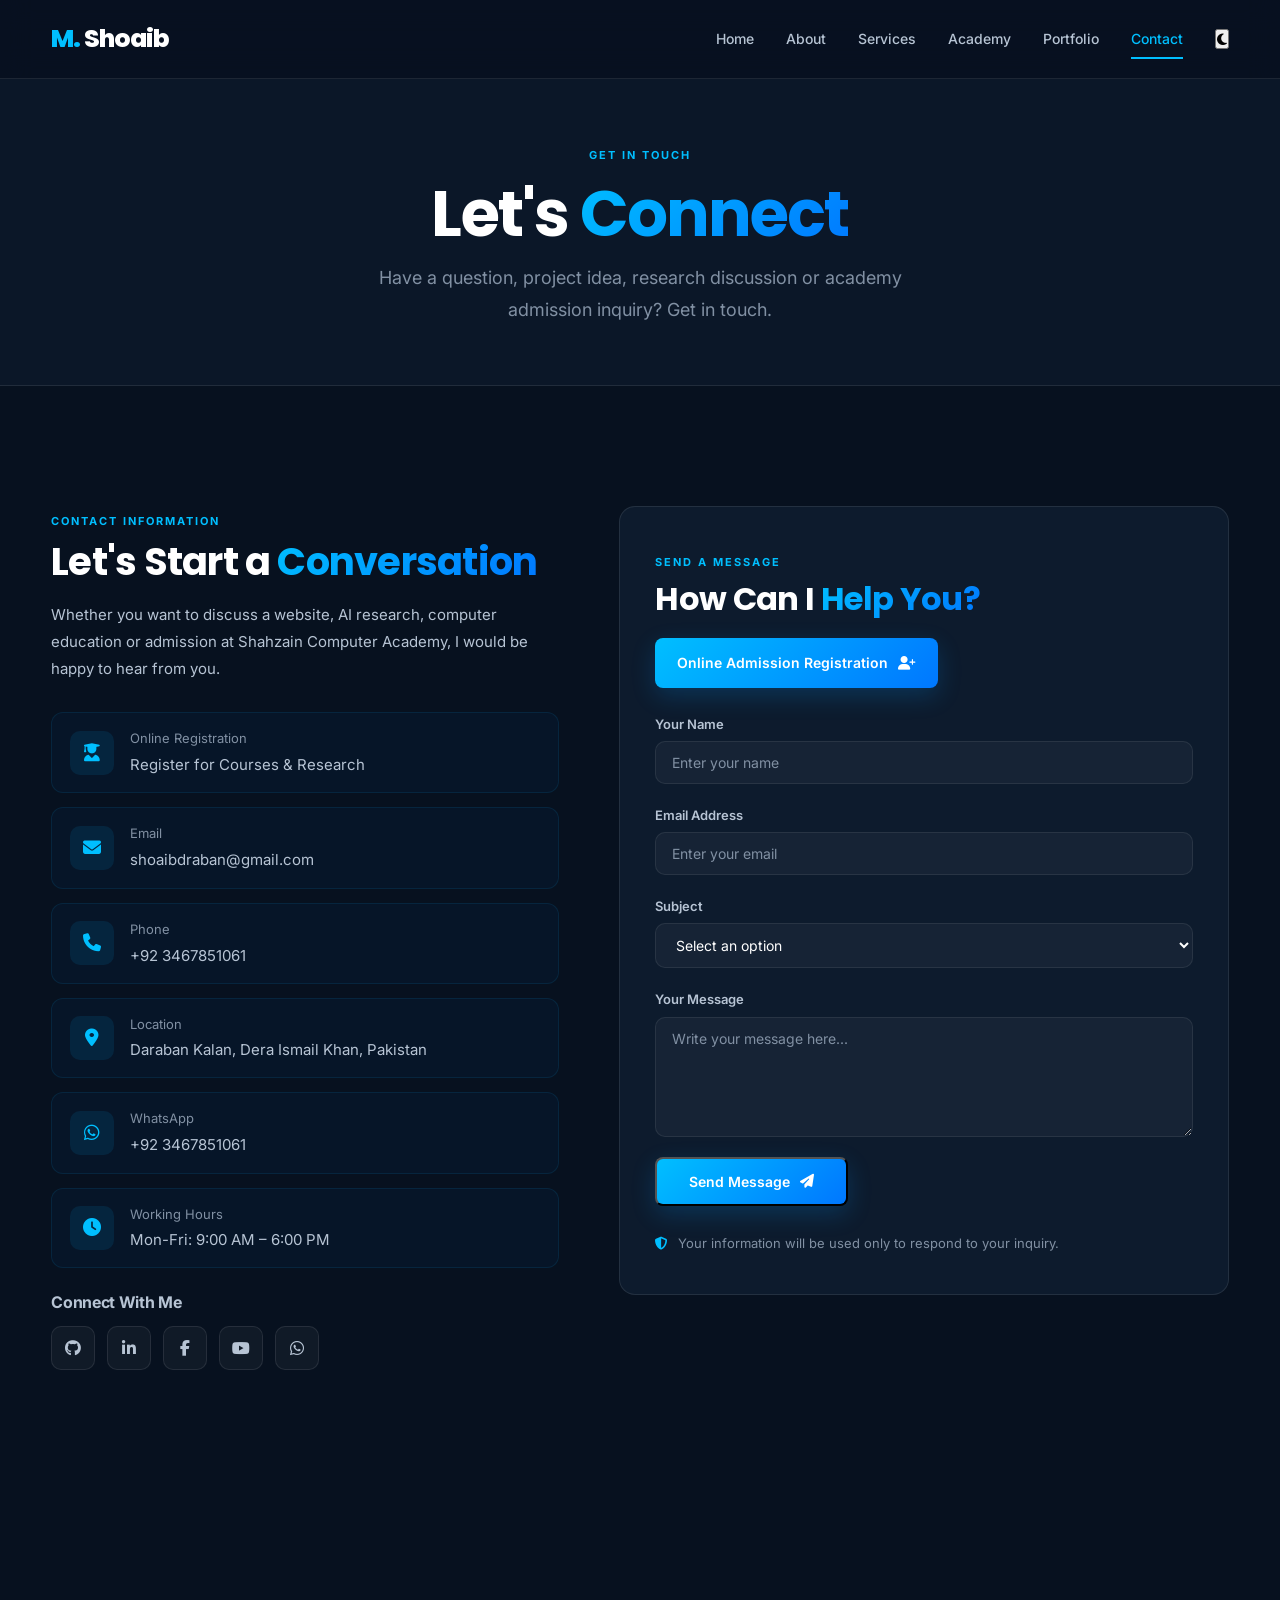
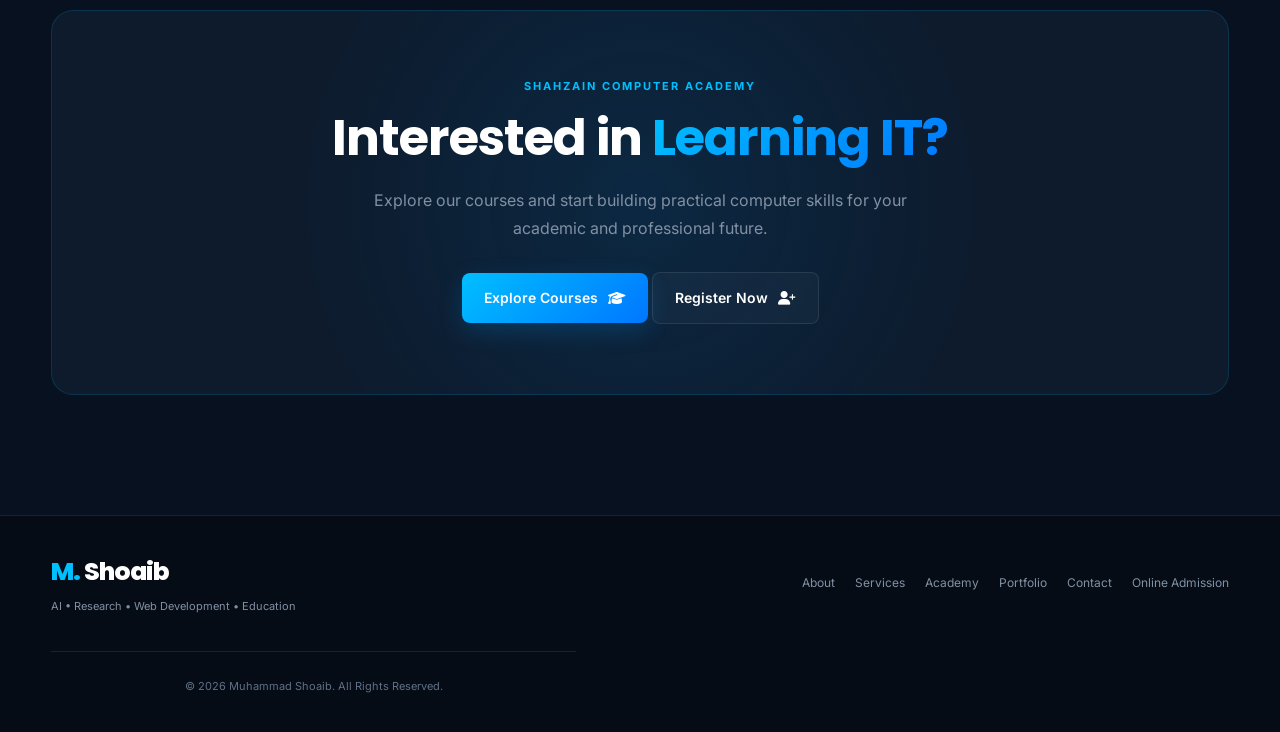
<file: contact.html>
<!DOCTYPE html>
<html lang="en">

<head>

    <meta charset="UTF-8">
    <meta name="viewport" content="width=device-width, initial-scale=1.0">

    <meta name="description"
        content="Contact Muhammad Shoaib for AI research, web development, computer education, Shahzain Computer Academy admissions, training and professional services.">

    <meta name="keywords"
        content="Contact Muhammad Shoaib, Shahzain Computer Academy Contact, DIT Admission, IT Training, Web Development, AI Research, Computer Courses">

    <meta name="author" content="Muhammad Shoaib">
    <meta name="robots" content="index, follow">

    <link rel="canonical" href="https://shoaibdraban-portfolio.netlify.app/contact.html">

    <meta property="og:type" content="website">
    <meta property="og:title" content="Contact Muhammad Shoaib | AI, Research & Web Development">
    <meta property="og:description"
        content="Get in touch with Muhammad Shoaib for AI research, web development, computer education, and Shahzain Computer Academy admissions.">
    <meta property="og:url" content="https://shoaibdraban-portfolio.netlify.app/contact.html">
    <meta property="og:image" content="https://shoaibdraban-portfolio.netlify.app/images/poster1.png">
    <meta property="og:site_name" content="Muhammad Shoaib">

    <meta name="twitter:card" content="summary_large_image">
    <meta name="twitter:title" content="Contact Muhammad Shoaib | AI, Research & Web Development">
    <meta name="twitter:description"
        content="Get in touch with Muhammad Shoaib for AI research, web development, computer education, and Shahzain Computer Academy admissions.">
    <meta name="twitter:image" content="https://shoaibdraban-portfolio.netlify.app/images/poster1.png">

    <title>Contact | Muhammad Shoaib — IT, AI & Education</title>

    <link rel="preconnect" href="https://fonts.googleapis.com">
    <link rel="preconnect" href="https://fonts.gstatic.com" crossorigin>

    <link
        href="https://fonts.googleapis.com/css2?family=Inter:wght@400;500;600;700;800&family=Poppins:wght@500;600;700;800&display=swap"
        rel="stylesheet">

    <link rel="stylesheet"
        href="https://cdnjs.cloudflare.com/ajax/libs/font-awesome/6.7.2/css/all.min.css">

    <link rel="icon" type="image/png" href="images/favicon.png">

    <link rel="stylesheet" href="css/style.css">

    <link rel="icon" type="image/svg+xml" href="data:image/svg+xml,<svg xmlns='http://www.w3.org/2000/svg' viewBox='0 0 100 100'><defs><linearGradient id='g' x1='0%25' y1='0%25' x2='100%25' y2='100%25'><stop offset='0%25' style='stop-color:%2300bfff'/><stop offset='100%25' style='stop-color:%230077ff'/></linearGradient></defs><rect width='100' height='100' rx='22' fill='%2307111f'/><text x='50' y='50' font-family='Poppins,Inter,Arial,sans-serif' font-size='52' font-weight='800' fill='url(%23g)' text-anchor='middle' dominant-baseline='central' letter-spacing='-3'>MS</text></svg>">

</head>

<body>

    <div class="scroll-progress" id="scroll-progress"></div>

    <div class="page-loader" id="page-loader">
        <div class="loader-content">
            <div class="loader-logo">M<span>.</span> Shoaib</div>
            <div class="loader-bar">
                <div class="loader-bar-fill"></div>
            </div>
        </div>
    </div>

    <header class="header">

        <div class="container nav-container">

            <a href="index.html" class="logo" aria-label="Muhammad Shoaib Home">
                <span>M.</span> Shoaib
            </a>

            <nav class="navbar" id="navbar" aria-label="Main Navigation">

                <a href="index.html">Home</a>
                <a href="about.html">About</a>
                <a href="services.html">Services</a>
                <a href="academy.html">Academy</a>
                <a href="portfolio.html">Portfolio</a>
                <a href="contact.html" class="active" aria-current="page">Contact</a>

                <button class="theme-toggle" id="theme-toggle" type="button" aria-label="Toggle Theme">
                    <i class="fas fa-moon" id="theme-icon"></i>
                </button>

            </nav>

            <button class="menu-btn" id="menu-btn" type="button"
                aria-label="Open Menu" aria-controls="navbar" aria-expanded="false">

                <i class="fas fa-bars" aria-hidden="true"></i>

            </button>

        </div>

    </header>

    <main>

        <section class="page-header" aria-labelledby="contact-page-title">

            <div class="container">

                <div class="page-header-content">

                    <span class="section-label">GET IN TOUCH</span>

                    <h1 id="contact-page-title">Let's <span>Connect</span></h1>

                    <p>
                        Have a question, project idea, research discussion
                        or academy admission inquiry? Get in touch.
                    </p>

                </div>

            </div>

        </section>

        <section class="contact-section section-padding" aria-labelledby="contact-section-title">

            <div class="container">

                <div class="contact-grid">

                    <div class="contact-info">

                        <span class="section-label">CONTACT INFORMATION</span>

                        <h2 id="contact-section-title">Let's Start a <span>Conversation</span></h2>

                        <p class="contact-intro">
                            Whether you want to discuss a website,
                            AI research, computer education or admission
                            at Shahzain Computer Academy, I would be happy
                            to hear from you.
                        </p>

                        <!-- ONLINE REGISTRATION -->
                        <div class="contact-item">

                            <div class="contact-icon" aria-hidden="true">
                                <i class="fas fa-user-graduate"></i>
                            </div>

                            <div>
                                <span>Online Registration</span>
                                <a href="https://shahzain-computer-academy.web.app/register"
                                    target="_blank" rel="noopener noreferrer">
                                    Register for Courses & Research
                                </a>
                            </div>

                        </div>

                        <div class="contact-item">

                            <div class="contact-icon" aria-hidden="true">
                                <i class="fas fa-envelope"></i>
                            </div>

                            <div>
                                <span>Email</span>
                                <a href="mailto:shoaibdraban@gmail.com">shoaibdraban@gmail.com</a>
                            </div>

                        </div>

                        <div class="contact-item">

                            <div class="contact-icon" aria-hidden="true">
                                <i class="fas fa-phone"></i>
                            </div>

                            <div>
                                <span>Phone</span>
                                <a href="tel:+923467851061">+92 3467851061</a>
                            </div>

                        </div>

                        <div class="contact-item">

                            <div class="contact-icon" aria-hidden="true">
                                <i class="fas fa-location-dot"></i>
                            </div>

                            <div>
                                <span>Location</span>
                                <p>Daraban Kalan, Dera Ismail Khan, Pakistan</p>
                            </div>

                        </div>

                        <div class="contact-item">

                            <div class="contact-icon" aria-hidden="true">
                                <i class="fab fa-whatsapp"></i>
                            </div>

                            <div>
                                <span>WhatsApp</span>
                                <a href="https://wa.me/923467851061" target="_blank" rel="noopener noreferrer">+92 3467851061</a>
                            </div>

                        </div>

                        <div class="contact-item">

                            <div class="contact-icon" aria-hidden="true">
                                <i class="fas fa-clock"></i>
                            </div>

                            <div>
                                <span>Working Hours</span>
                                <p>Mon-Fri: 9:00 AM – 6:00 PM</p>
                            </div>

                        </div>

                        <div class="contact-social">

                            <h3>Connect With Me</h3>

                            <div class="social-links">

                                <a href="https://github.com/Shoaibdraban/shoaib-portfolio" target="_blank" rel="noopener noreferrer" aria-label="GitHub" title="GitHub">
                                    <i class="fab fa-github" aria-hidden="true"></i>
                                </a>

                                <a href="https://www.linkedin.com/in/muhammad-shoaib-aaa43542b?utm_source=share_via&utm_content=profile&utm_medium=member_android" target="_blank" rel="noopener noreferrer" aria-label="LinkedIn" title="LinkedIn">
                                    <i class="fab fa-linkedin-in" aria-hidden="true"></i>
                                </a>

                                <a href="https://www.facebook.com/search/top?q=shahzain%20computer%20academy%20" target="_blank" rel="noopener noreferrer" aria-label="Facebook" title="Facebook">
                                    <i class="fab fa-facebook-f" aria-hidden="true"></i>
                                </a>

                                <a href="http://www.youtube.com/@ShahzainSeries" target="_blank" rel="noopener noreferrer"
                                    aria-label="YouTube" title="YouTube">
                                    <i class="fab fa-youtube" aria-hidden="true"></i>
                                </a>

                                <a href="https://wa.me/923467851061" target="_blank" rel="noopener noreferrer"
                                    aria-label="WhatsApp" title="WhatsApp">
                                    <i class="fab fa-whatsapp" aria-hidden="true"></i>
                                </a>

                            </div>

                        </div>

                    </div>

                    <div class="contact-form-wrapper">

                        <div class="contact-form-header">

                            <span class="section-label">SEND A MESSAGE</span>

                            <h2>How Can I <span>Help You?</span></h2>

                        </div>

                        <!-- DIRECT REGISTRATION BUTTON -->
                        <div style="margin-bottom: 25px;">

                            <a href="https://shahzain-computer-academy.web.app/register"
                                class="btn btn-primary"
                                target="_blank"
                                rel="noopener noreferrer">

                                Online Admission Registration

                                <i class="fas fa-user-plus" aria-hidden="true"></i>

                            </a>

                        </div>

                        <form class="contact-form" id="contact-form"
                            data-netlify="true" name="contact" method="POST" netlify>

                            <input type="hidden" name="form-name" value="contact">

                            <div class="form-group">

                                <label for="name">Your Name</label>

                                <input type="text" id="name" name="name"
                                    placeholder="Enter your name" autocomplete="name" required>

                            </div>

                            <div class="form-group">

                                <label for="email">Email Address</label>

                                <input type="email" id="email" name="email"
                                    placeholder="Enter your email" autocomplete="email" required>

                            </div>

                            <div class="form-group">

                                <label for="subject">Subject</label>

                                <select id="subject" name="subject" required>

                                    <option value="">Select an option</option>

                                    <option value="academy-admission">Academy Admission</option>

                                    <option value="dit">DIT Admission</option>

                                    <option value="computer-course">Computer Course</option>

                                    <option value="web-development">Web Development</option>

                                    <option value="ai-research">AI / Research</option>

                                    <option value="general">General Inquiry</option>

                                </select>

                            </div>

                            <div class="form-group">

                                <label for="message">Your Message</label>

                                <textarea id="message" name="message" rows="5"
                                    placeholder="Write your message here..." required></textarea>

                            </div>

                            <div style="position:absolute;left:-9999px;top:-9999px;">
                                <label>Don't fill this out: <input type="text" name="bot-field"></label>
                            </div>

                            <button type="submit" class="btn btn-primary">

                                Send Message

                                <i class="fas fa-paper-plane" aria-hidden="true"></i>

                            </button>

                            <p class="form-note">

                                <i class="fas fa-shield-halved" aria-hidden="true"></i>

                                Your information will be used only to respond to your inquiry.

                            </p>

                        </form>

                    </div>

                </div>

            </div>

        </section>

        <section class="cta section-padding" aria-labelledby="academy-cta-title">

            <div class="container">

                <div class="cta-box">

                    <span class="section-label">SHAHZAIN COMPUTER ACADEMY</span>

                    <h2 id="academy-cta-title">Interested in <span>Learning IT?</span></h2>

                    <p>
                        Explore our courses and start building practical
                        computer skills for your academic and professional
                        future.
                    </p>

                    <a href="academy.html" class="btn btn-primary">
                        Explore Courses
                        <i class="fas fa-graduation-cap" aria-hidden="true"></i>
                    </a>

                    <a href="https://shahzain-computer-academy.web.app/register"
                        class="btn btn-outline"
                        target="_blank"
                        rel="noopener noreferrer">

                        Register Now
                        <i class="fas fa-user-plus" aria-hidden="true"></i>

                    </a>

                </div>

            </div>

        </section>

    </main>

    <footer class="footer">

        <div class="container footer-content">

            <div class="footer-brand">

                <a href="index.html" class="logo" aria-label="Muhammad Shoaib Home">
                    <span>M.</span> Shoaib
                </a>

                <p>AI • Research • Web Development • Education</p>

            </div>

            <nav class="footer-links" aria-label="Footer Navigation">

                <a href="about.html">About</a>
                <a href="services.html">Services</a>
                <a href="academy.html">Academy</a>
                <a href="portfolio.html">Portfolio</a>
                <a href="contact.html" aria-current="page">Contact</a>

                <a href="https://shahzain-computer-academy.web.app/register"
                    target="_blank" rel="noopener noreferrer">
                    Online Admission
                </a>

            </nav>

            <p class="copyright">

                © <span id="year"></span> Muhammad Shoaib. All Rights Reserved.

            </p>

        </div>

    </footer>

    <script src="js/script.js"></script>

</body>

</html>
</file>
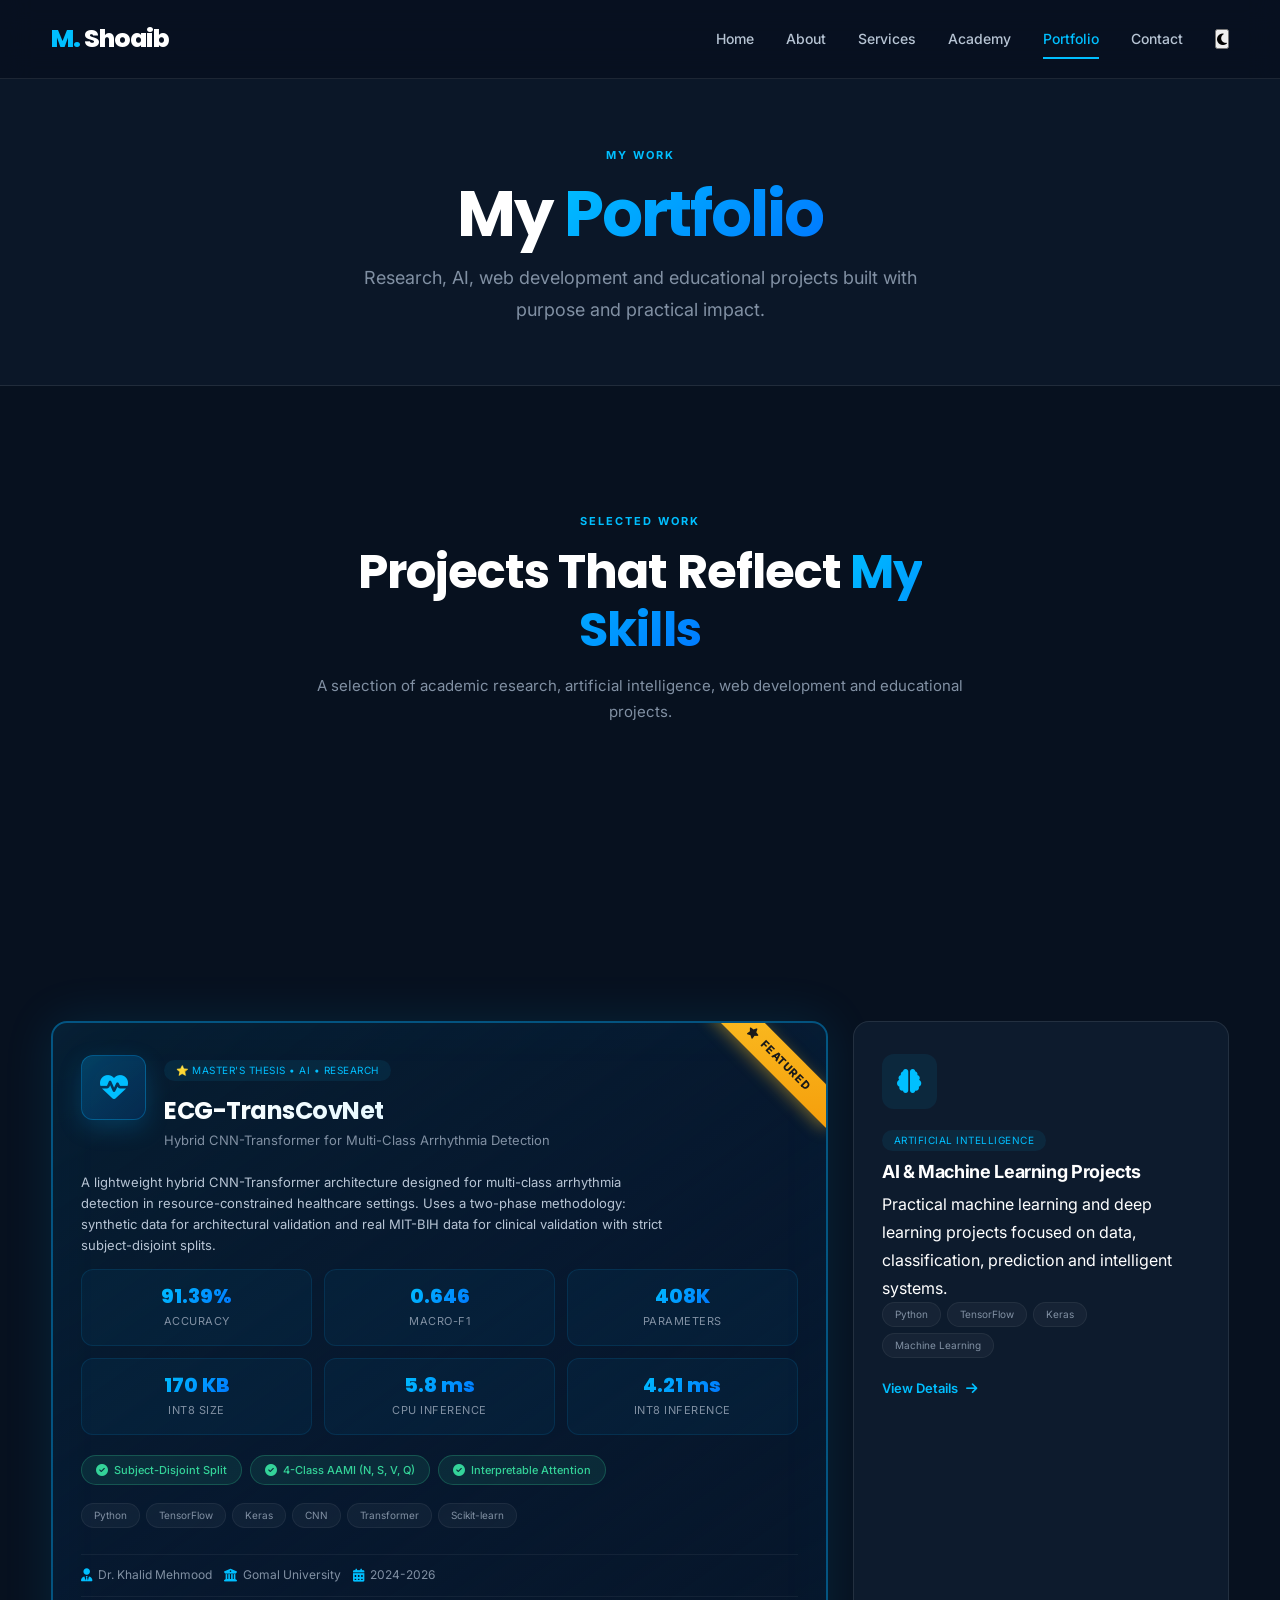
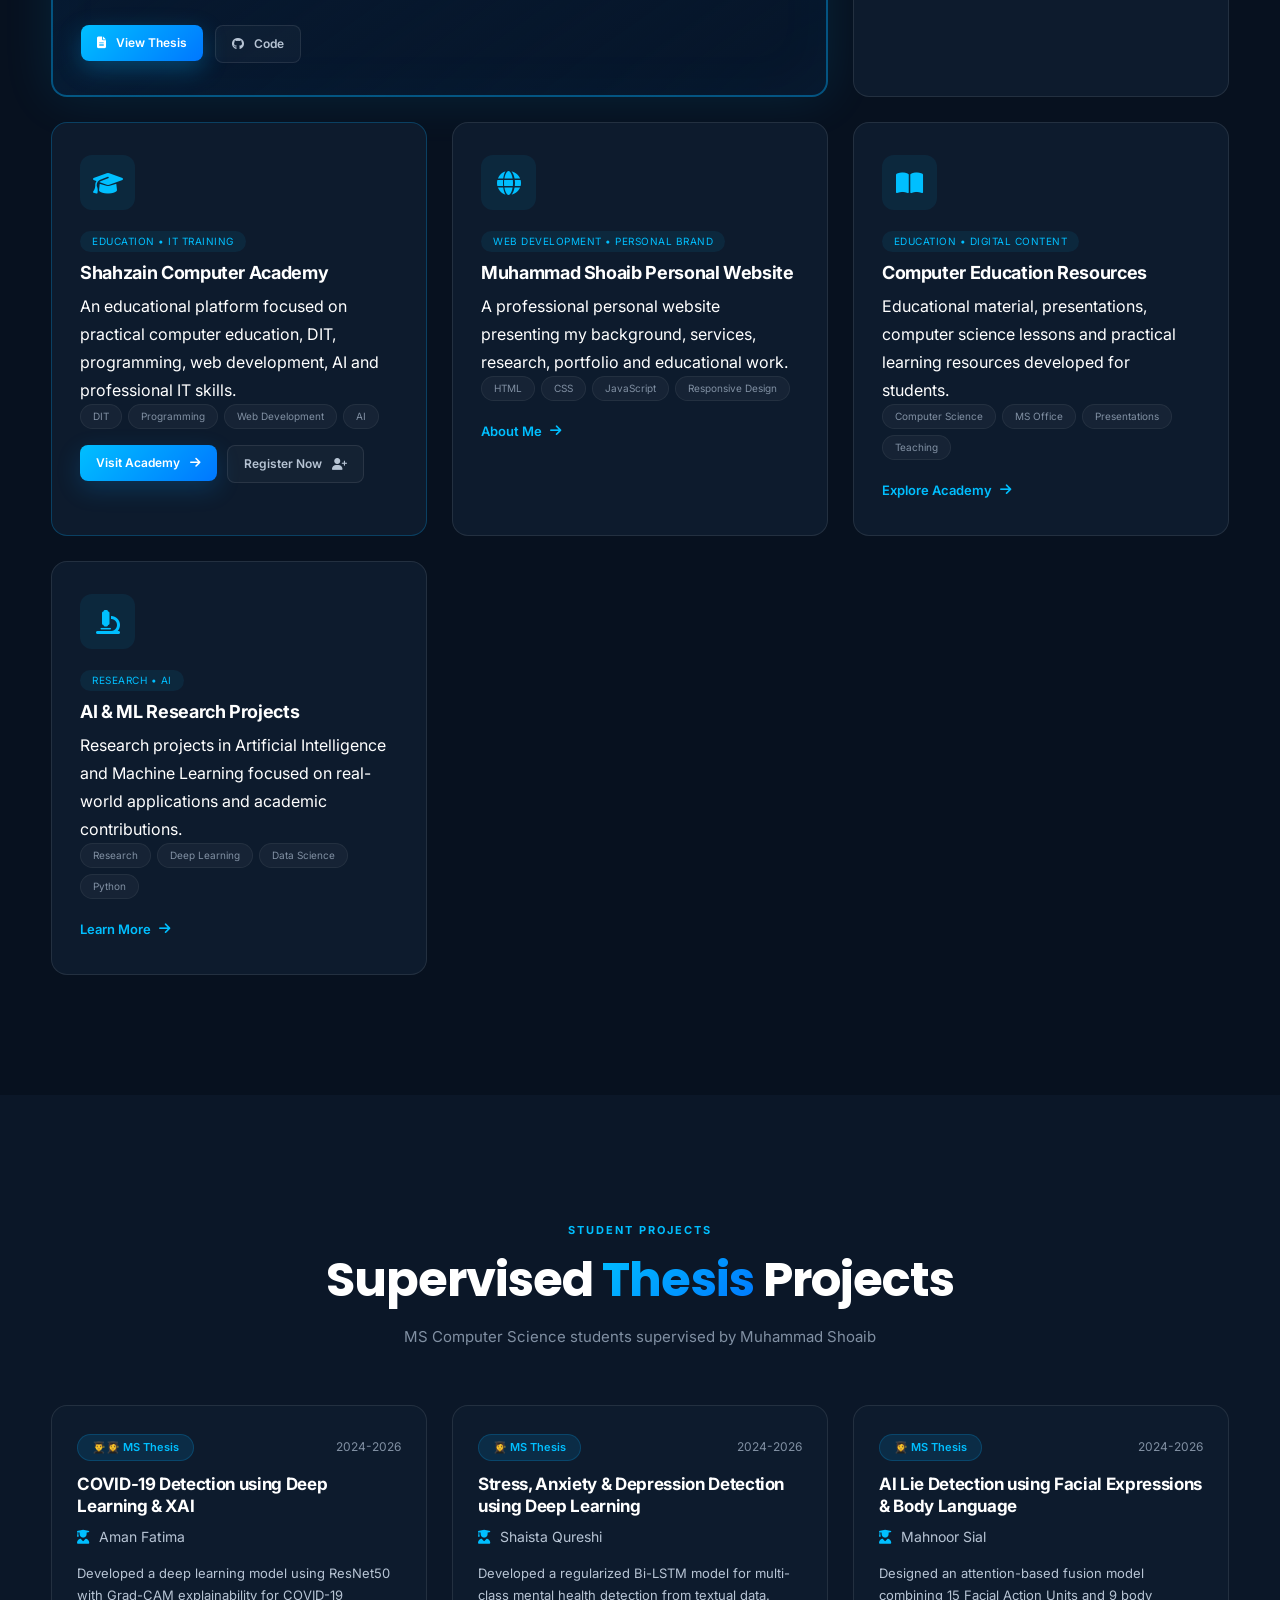
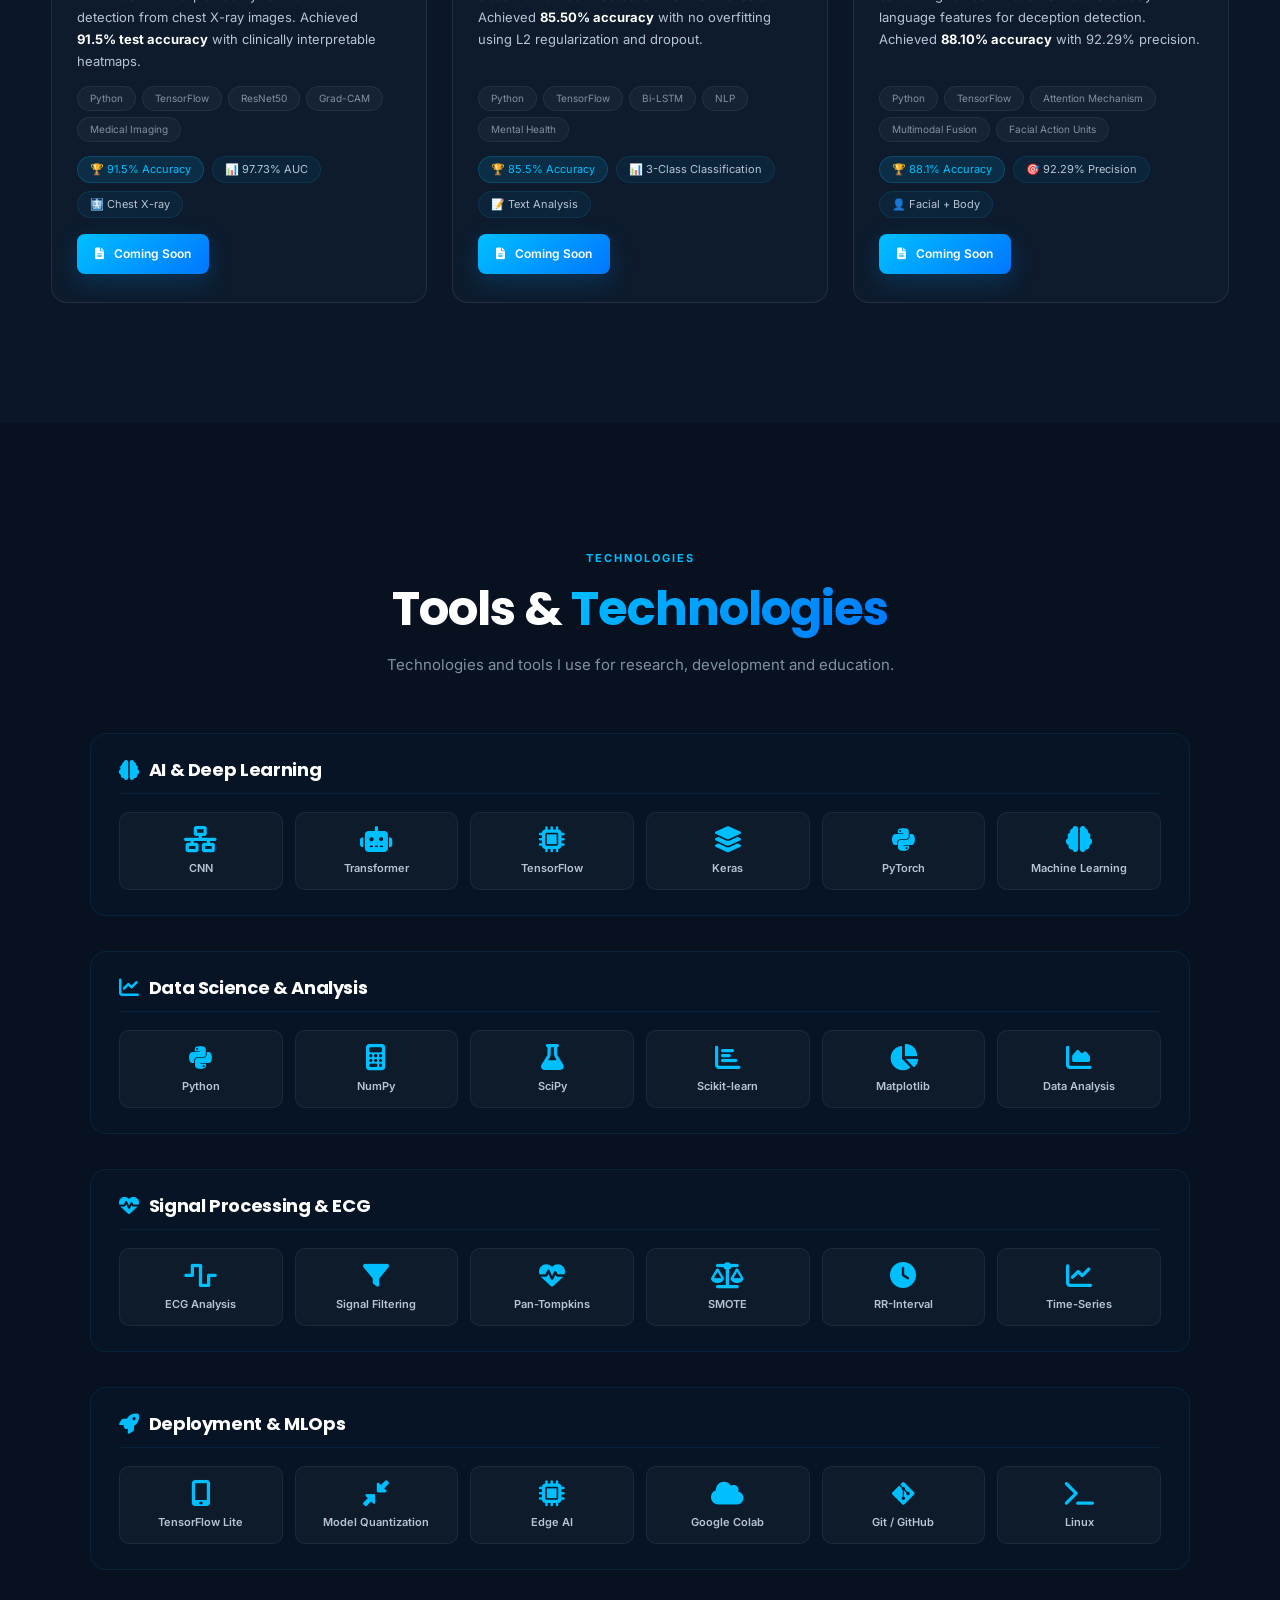
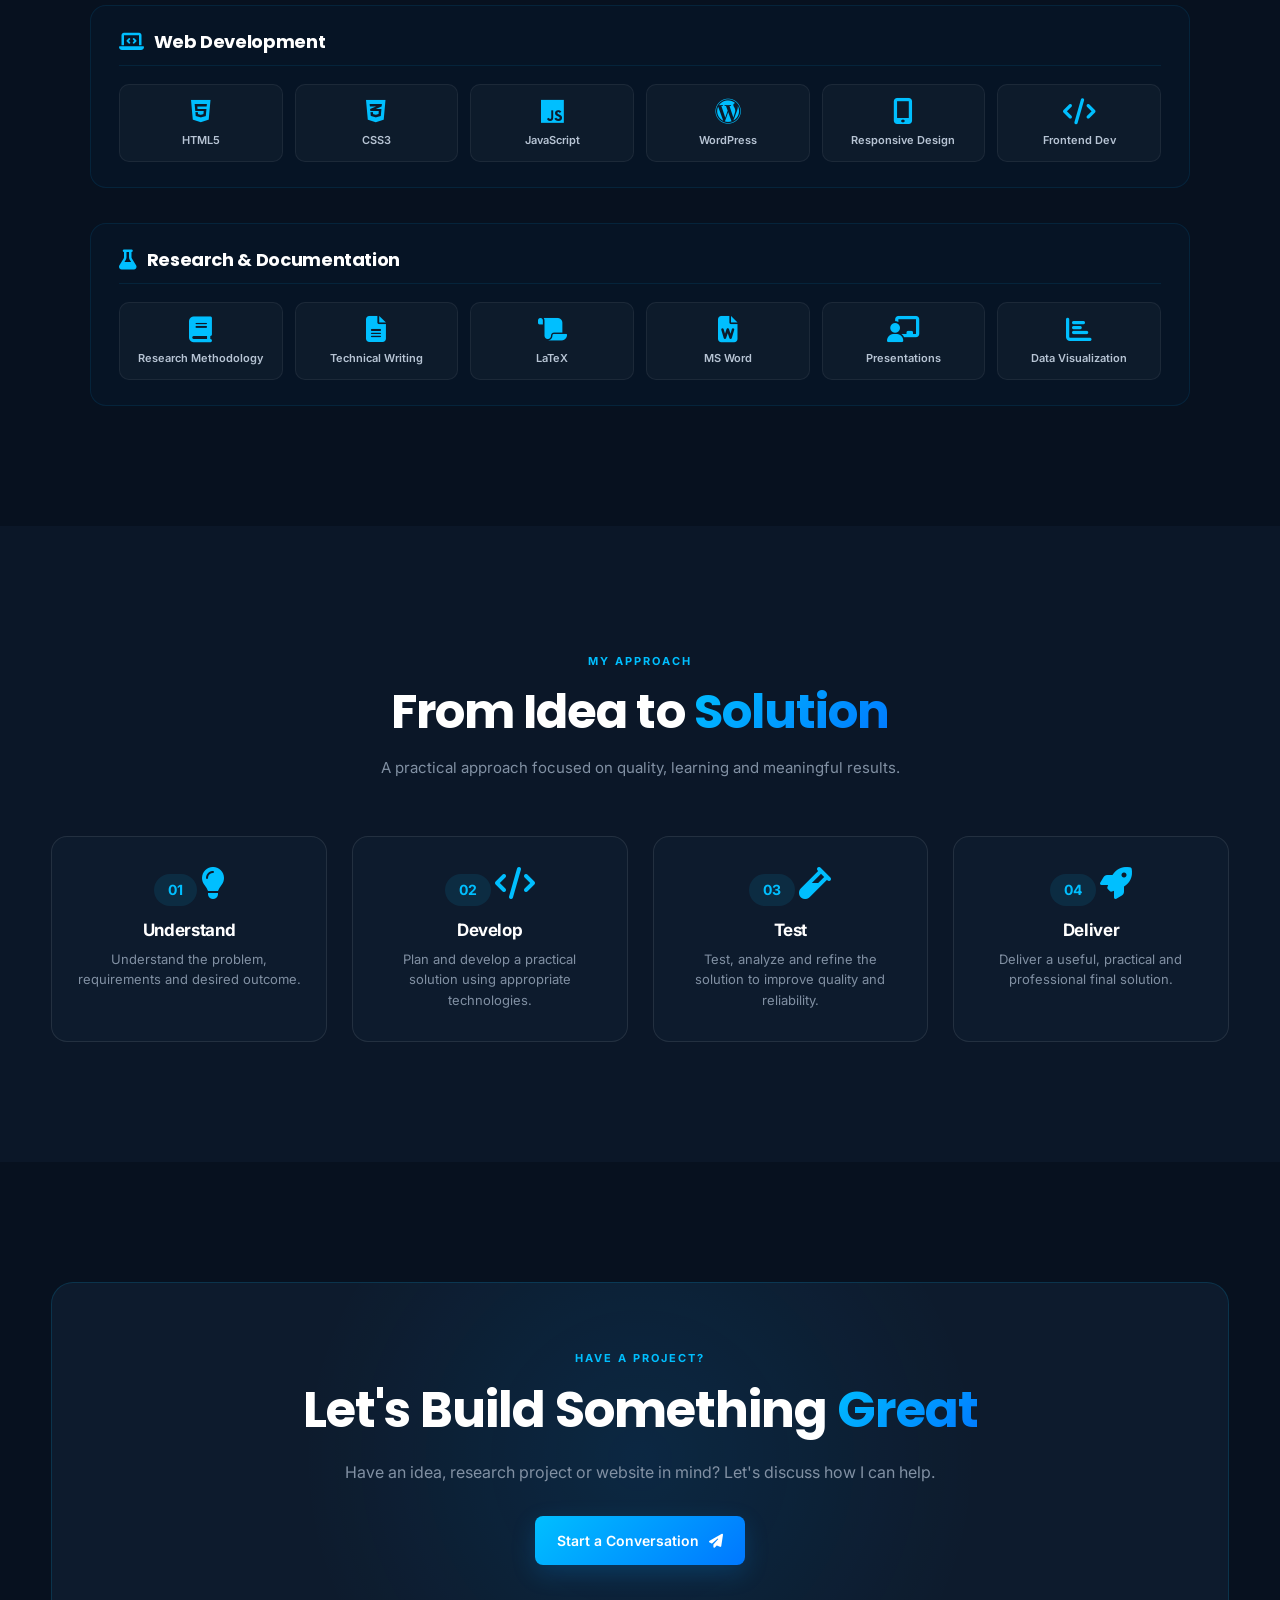
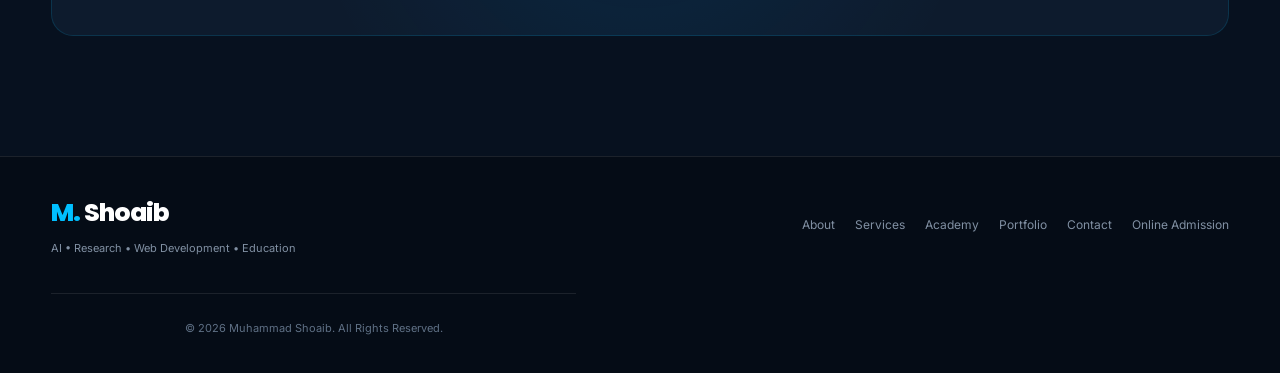
<file: portfolio.html>
<!DOCTYPE html>
<html lang="en">

<head>

    <meta charset="UTF-8">
    <meta name="viewport" content="width=device-width, initial-scale=1.0">

    <meta name="description"
        content="Explore Muhammad Shoaib's portfolio featuring AI and Machine Learning research, ECG arrhythmia detection, web development, educational projects, and Shahzain Computer Academy work.">

    <meta name="keywords"
        content="Muhammad Shoaib Portfolio, AI Projects, Machine Learning, ECG Arrhythmia Detection, Web Development, Computer Science Research, Shahzain Computer Academy">

    <meta name="author" content="Muhammad Shoaib">
    <meta name="robots" content="index, follow">

    <link rel="canonical" href="https://shoaibdraban-portfolio.netlify.app/portfolio.html">

    <meta property="og:type" content="website">
    <meta property="og:title" content="Portfolio | Muhammad Shoaib — AI, Research & Web Development">
    <meta property="og:description"
        content="Explore Muhammad Shoaib's portfolio featuring AI and Machine Learning research, ECG arrhythmia detection, web development, educational projects, and Shahzain Computer Academy work.">
    <meta property="og:url" content="https://shoaibdraban-portfolio.netlify.app/portfolio.html">
    <meta property="og:image" content="https://shoaibdraban-portfolio.netlify.app/images/poster1.png">
    <meta property="og:site_name" content="Muhammad Shoaib">

    <meta name="twitter:card" content="summary_large_image">
    <meta name="twitter:title" content="Portfolio | Muhammad Shoaib — AI, Research & Web Development">
    <meta name="twitter:description"
        content="Explore Muhammad Shoaib's portfolio featuring AI and Machine Learning research, ECG arrhythmia detection, web development, educational projects, and Shahzain Computer Academy work.">
    <meta name="twitter:image" content="https://shoaibdraban-portfolio.netlify.app/images/poster1.png">

    <title>Portfolio | Muhammad Shoaib — AI, Research & Web Development</title>

    <link rel="preconnect" href="https://fonts.googleapis.com">
    <link rel="preconnect" href="https://fonts.gstatic.com" crossorigin>

    <link
        href="https://fonts.googleapis.com/css2?family=Inter:wght@400;500;600;700;800&family=Poppins:wght@500;600;700;800&display=swap"
        rel="stylesheet">

    <link rel="stylesheet"
        href="https://cdnjs.cloudflare.com/ajax/libs/font-awesome/6.7.2/css/all.min.css">

    <link rel="icon" type="image/png" href="images/favicon.png">

    <link rel="stylesheet" href="css/style.css">

</head>


<body>

    <div class="scroll-progress" id="scroll-progress"></div>

    <div class="page-loader" id="page-loader">
        <div class="loader-content">
            <div class="loader-logo">M<span>.</span> Shoaib</div>
            <div class="loader-bar">
                <div class="loader-bar-fill"></div>
            </div>
        </div>
    </div>


    <header class="header">

        <div class="container nav-container">

            <a href="index.html" class="logo" aria-label="Muhammad Shoaib Home">
                <span>M.</span> Shoaib
            </a>

            <nav class="navbar" id="navbar" aria-label="Main Navigation">

                <a href="index.html">Home</a>
                <a href="about.html">About</a>
                <a href="services.html">Services</a>
                <a href="academy.html">Academy</a>
                <a href="portfolio.html" class="active" aria-current="page">Portfolio</a>
                <a href="contact.html">Contact</a>

                <!-- THEME TOGGLE -->
                <button class="theme-toggle" id="theme-toggle" type="button" aria-label="Toggle Theme">
                    <i class="fas fa-moon" id="theme-icon"></i>
                </button>

            </nav>

            <button class="menu-btn" id="menu-btn" type="button"
                aria-label="Open Menu" aria-controls="navbar" aria-expanded="false">

                <i class="fas fa-bars" aria-hidden="true"></i>

            </button>

        </div>

    </header>



    <main>

        <section class="page-header" aria-labelledby="portfolio-page-title">

            <div class="container">

                <div class="page-header-content">

                    <span class="section-label">MY WORK</span>

                    <h1 id="portfolio-page-title">My <span>Portfolio</span></h1>

                    <p>
                        Research, AI, web development and educational
                        projects built with purpose and practical impact.
                    </p>

                </div>

            </div>

        </section>



        <section class="portfolio-intro section-padding" aria-labelledby="portfolio-intro-title">

            <div class="container">

                <div class="section-heading center">

                    <span class="section-label">SELECTED WORK</span>

                    <h2 id="portfolio-intro-title">Projects That Reflect <span>My Skills</span></h2>

                    <p>
                        A selection of academic research, artificial
                        intelligence, web development and educational
                        projects.
                    </p>

                </div>

            </div>

        </section>



        <section class="portfolio-section section-padding" aria-labelledby="projects-title">

            <div class="container">

                <div class="portfolio-grid">

                    <!-- PROJECT 1: ECG-TRANSCOVNET — FEATURED THESIS -->

                    <article class="portfolio-card portfolio-thesis-featured">

                        <div class="thesis-ribbon">
                            <i class="fas fa-star"></i> FEATURED
                        </div>

                        <div class="thesis-card-header">

                            <div class="portfolio-icon thesis-icon" aria-hidden="true">
                                <i class="fas fa-heart-pulse"></i>
                            </div>

                            <div class="thesis-card-title">
                                <span class="portfolio-category">⭐ MASTER'S THESIS • AI • RESEARCH</span>
                                <h3>ECG-TransCovNet</h3>
                                <p class="thesis-subtitle">
                                    Hybrid CNN-Transformer for Multi-Class Arrhythmia Detection
                                </p>
                            </div>

                        </div>

                        <p class="thesis-card-description">
                            A lightweight hybrid CNN-Transformer architecture designed for
                            multi-class arrhythmia detection in resource-constrained healthcare
                            settings. Uses a two-phase methodology: synthetic data for
                            architectural validation and real MIT-BIH data for clinical
                            validation with strict subject-disjoint splits.
                        </p>

                        <div class="thesis-metrics-grid">

                            <div class="thesis-metric">
                                <span class="metric-value">91.39%</span>
                                <span class="metric-label">Accuracy</span>
                            </div>

                            <div class="thesis-metric">
                                <span class="metric-value">0.646</span>
                                <span class="metric-label">Macro-F1</span>
                            </div>

                            <div class="thesis-metric">
                                <span class="metric-value">408K</span>
                                <span class="metric-label">Parameters</span>
                            </div>

                            <div class="thesis-metric">
                                <span class="metric-value">170 KB</span>
                                <span class="metric-label">INT8 Size</span>
                            </div>

                            <div class="thesis-metric">
                                <span class="metric-value">5.8 ms</span>
                                <span class="metric-label">CPU Inference</span>
                            </div>

                            <div class="thesis-metric">
                                <span class="metric-value">4.21 ms</span>
                                <span class="metric-label">INT8 Inference</span>
                            </div>

                        </div>

                        <div class="thesis-highlights">
                            <span class="thesis-highlight-badge">
                                <i class="fas fa-check-circle"></i> Subject-Disjoint Split
                            </span>
                            <span class="thesis-highlight-badge">
                                <i class="fas fa-check-circle"></i> 4-Class AAMI (N, S, V, Q)
                            </span>
                            <span class="thesis-highlight-badge">
                                <i class="fas fa-check-circle"></i> Interpretable Attention
                            </span>
                        </div>

                        <div class="portfolio-tags">
                            <span>Python</span>
                            <span>TensorFlow</span>
                            <span>Keras</span>
                            <span>CNN</span>
                            <span>Transformer</span>
                            <span>Scikit-learn</span>
                        </div>

                        <div class="portfolio-thesis-meta">
                            <span><i class="fas fa-user-tie" aria-hidden="true"></i> Dr. Khalid Mehmood</span>
                            <span><i class="fas fa-university" aria-hidden="true"></i> Gomal University</span>
                            <span><i class="fas fa-calendar-alt" aria-hidden="true"></i> 2024-2026</span>
                        </div>

                        <div class="portfolio-links thesis-links">

                            <a href="https://github.com/Shoaibdraban/ECG-TransCovNet/blob/main/ECG-TransCovNet_Thesis.pdf"
                                target="_blank" rel="noopener noreferrer"
                                class="btn btn-primary btn-sm thesis-btn-primary">

                                <i class="fas fa-file-alt" aria-hidden="true"></i> View Thesis

                            </a>

                            <a href="https://github.com/Shoaibdraban/ECG-TransCovNet"
                                target="_blank" rel="noopener noreferrer"
                                class="btn btn-outline btn-sm thesis-btn-outline">

                                <i class="fab fa-github" aria-hidden="true"></i> Code

                            </a>

                        </div>

                    </article>


                    <!-- PROJECT 2: AI / ML RESEARCH -->

                    <article class="portfolio-card">

                        <div class="portfolio-icon" aria-hidden="true">
                            <i class="fas fa-brain"></i>
                        </div>

                        <div class="portfolio-content">

                            <span class="portfolio-category">ARTIFICIAL INTELLIGENCE</span>

                            <h3>AI &amp; Machine Learning Projects</h3>

                            <p>
                                Practical machine learning and deep
                                learning projects focused on data,
                                classification, prediction and intelligent
                                systems.
                            </p>

                            <div class="portfolio-tags">
                                <span>Python</span>
                                <span>TensorFlow</span>
                                <span>Keras</span>
                                <span>Machine Learning</span>
                            </div>

                            <a href="contact.html" class="portfolio-link">
                                View Details <i class="fas fa-arrow-right" aria-hidden="true"></i>
                            </a>

                        </div>

                    </article>


                    <!-- PROJECT 3: SHAHZAIN COMPUTER ACADEMY -->

                    <article class="portfolio-card portfolio-featured">

                        <div class="portfolio-icon" aria-hidden="true">
                            <i class="fas fa-graduation-cap"></i>
                        </div>

                        <div class="portfolio-content">

                            <span class="portfolio-category">EDUCATION • IT TRAINING</span>

                            <h3>Shahzain Computer Academy</h3>

                            <p>
                                An educational platform focused on
                                practical computer education, DIT,
                                programming, web development, AI and
                                professional IT skills.
                            </p>

                            <div class="portfolio-tags">
                                <span>DIT</span>
                                <span>Programming</span>
                                <span>Web Development</span>
                                <span>AI</span>
                            </div>

                            <div class="portfolio-links">

                                <a href="academy.html" class="btn btn-primary btn-sm">
                                    Visit Academy
                                    <i class="fas fa-arrow-right" aria-hidden="true"></i>
                                </a>

                                <a href="https://shahzain-computer-academy.web.app/register"
                                    class="btn btn-outline btn-sm"
                                    target="_blank"
                                    rel="noopener noreferrer">

                                    Register Now
                                    <i class="fas fa-user-plus" aria-hidden="true"></i>

                                </a>

                            </div>

                        </div>

                    </article>


                    <!-- PROJECT 4: PERSONAL WEBSITE -->

                    <article class="portfolio-card">

                        <div class="portfolio-icon" aria-hidden="true">
                            <i class="fas fa-globe"></i>
                        </div>

                        <div class="portfolio-content">

                            <span class="portfolio-category">WEB DEVELOPMENT • PERSONAL BRAND</span>

                            <h3>Muhammad Shoaib Personal Website</h3>

                            <p>
                                A professional personal website presenting
                                my background, services, research,
                                portfolio and educational work.
                            </p>

                            <div class="portfolio-tags">
                                <span>HTML</span>
                                <span>CSS</span>
                                <span>JavaScript</span>
                                <span>Responsive Design</span>
                            </div>

                            <a href="about.html" class="portfolio-link">
                                About Me <i class="fas fa-arrow-right" aria-hidden="true"></i>
                            </a>

                        </div>

                    </article>


                    <!-- PROJECT 5: EDUCATIONAL CONTENT -->

                    <article class="portfolio-card">

                        <div class="portfolio-icon" aria-hidden="true">
                            <i class="fas fa-book-open"></i>
                        </div>

                        <div class="portfolio-content">

                            <span class="portfolio-category">EDUCATION • DIGITAL CONTENT</span>

                            <h3>Computer Education Resources</h3>

                            <p>
                                Educational material, presentations,
                                computer science lessons and practical
                                learning resources developed for students.
                            </p>

                            <div class="portfolio-tags">
                                <span>Computer Science</span>
                                <span>MS Office</span>
                                <span>Presentations</span>
                                <span>Teaching</span>
                            </div>

                            <a href="academy.html" class="portfolio-link">
                                Explore Academy <i class="fas fa-arrow-right" aria-hidden="true"></i>
                            </a>

                        </div>

                    </article>


                    <!-- PROJECT 6: AI/ML RESEARCH -->

                    <article class="portfolio-card">

                        <div class="portfolio-icon" aria-hidden="true">
                            <i class="fas fa-microscope"></i>
                        </div>

                        <div class="portfolio-content">

                            <span class="portfolio-category">RESEARCH • AI</span>

                            <h3>AI &amp; ML Research Projects</h3>

                            <p>
                                Research projects in Artificial Intelligence
                                and Machine Learning focused on real-world
                                applications and academic contributions.
                            </p>

                            <div class="portfolio-tags">
                                <span>Research</span>
                                <span>Deep Learning</span>
                                <span>Data Science</span>
                                <span>Python</span>
                            </div>

                            <a href="contact.html" class="portfolio-link">
                                Learn More <i class="fas fa-arrow-right" aria-hidden="true"></i>
                            </a>

                        </div>

                    </article>

                </div>

            </div>

        </section>



        <!-- STUDENT PROJECTS SECTION -->

        <section class="student-projects-section section-padding" aria-labelledby="student-projects-title">

            <div class="container">

                <div class="section-heading center">

                    <span class="section-label">STUDENT PROJECTS</span>

                    <h2 id="student-projects-title">Supervised <span>Thesis</span> Projects</h2>

                    <p>
                        MS Computer Science students supervised by Muhammad Shoaib
                    </p>

                </div>

                <div class="student-projects-grid">

                    <article class="student-project-card">

                        <div class="student-project-header">
                            <span class="student-badge">👨‍🎓👩‍🎓 MS Thesis</span>
                            <span class="student-year">2024-2026</span>
                        </div>

                        <h3>COVID-19 Detection using Deep Learning &amp; XAI</h3>

                        <p class="student-authors">
                            <i class="fas fa-user-graduate" aria-hidden="true"></i>
                            Aman Fatima
                        </p>

                        <p class="student-description">
                            Developed a deep learning model using ResNet50 with Grad-CAM
                            explainability for COVID-19 detection from chest X-ray images.
                            Achieved <strong>91.5% test accuracy</strong> with clinically
                            interpretable heatmaps.
                        </p>

                        <div class="student-tech">
                            <span>Python</span>
                            <span>TensorFlow</span>
                            <span>ResNet50</span>
                            <span>Grad-CAM</span>
                            <span>Medical Imaging</span>
                        </div>

                        <div class="student-result">
                            <span class="result-badge">🏆 91.5% Accuracy</span>
                            <span class="result-badge">📊 97.73% AUC</span>
                            <span class="result-badge">🩻 Chest X-ray</span>
                        </div>

                        <a href="#" class="btn btn-primary btn-sm" onclick="alert('📄 Thesis available on request. Contact for details.')">
                            <i class="fas fa-file-alt" aria-hidden="true"></i> Coming Soon
                        </a>

                    </article>


                    <article class="student-project-card">

                        <div class="student-project-header">
                            <span class="student-badge">👩‍🎓 MS Thesis</span>
                            <span class="student-year">2024-2026</span>
                        </div>

                        <h3>Stress, Anxiety &amp; Depression Detection using Deep Learning</h3>

                        <p class="student-authors">
                            <i class="fas fa-user-graduate" aria-hidden="true"></i>
                            Shaista Qureshi
                        </p>

                        <p class="student-description">
                            Developed a regularized Bi-LSTM model for multi-class mental
                            health detection from textual data. Achieved <strong>85.50% accuracy</strong>
                            with no overfitting using L2 regularization and dropout.
                        </p>

                        <div class="student-tech">
                            <span>Python</span>
                            <span>TensorFlow</span>
                            <span>Bi-LSTM</span>
                            <span>NLP</span>
                            <span>Mental Health</span>
                        </div>

                        <div class="student-result">
                            <span class="result-badge">🏆 85.5% Accuracy</span>
                            <span class="result-badge">📊 3-Class Classification</span>
                            <span class="result-badge">📝 Text Analysis</span>
                        </div>

                        <a href="#" class="btn btn-primary btn-sm" onclick="alert('📄 Thesis available on request. Contact for details.')">
                            <i class="fas fa-file-alt" aria-hidden="true"></i> Coming Soon
                        </a>

                    </article>


                    <article class="student-project-card">

                        <div class="student-project-header">
                            <span class="student-badge">👩‍🎓 MS Thesis</span>
                            <span class="student-year">2024-2026</span>
                        </div>

                        <h3>AI Lie Detection using Facial Expressions &amp; Body Language</h3>

                        <p class="student-authors">
                            <i class="fas fa-user-graduate" aria-hidden="true"></i>
                            Mahnoor Sial
                        </p>

                        <p class="student-description">
                            Designed an attention-based fusion model combining 15 Facial
                            Action Units and 9 body language features for deception detection.
                            Achieved <strong>88.10% accuracy</strong> with 92.29% precision.
                        </p>

                        <div class="student-tech">
                            <span>Python</span>
                            <span>TensorFlow</span>
                            <span>Attention Mechanism</span>
                            <span>Multimodal Fusion</span>
                            <span>Facial Action Units</span>
                        </div>

                        <div class="student-result">
                            <span class="result-badge">🏆 88.1% Accuracy</span>
                            <span class="result-badge">🎯 92.29% Precision</span>
                            <span class="result-badge">👤 Facial + Body</span>
                        </div>

                        <a href="#" class="btn btn-primary btn-sm" onclick="alert('📄 Thesis available on request. Contact for details.')">
                            <i class="fas fa-file-alt" aria-hidden="true"></i> Coming Soon
                        </a>

                    </article>

                </div>

            </div>

        </section>



        <!-- TECHNOLOGIES / SKILLS — CATEGORIZED -->

        <section class="portfolio-skills section-padding" aria-labelledby="technologies-title">

            <div class="container">

                <div class="section-heading center">

                    <span class="section-label">TECHNOLOGIES</span>

                    <h2 id="technologies-title">Tools &amp; <span>Technologies</span></h2>

                    <p>
                        Technologies and tools I use for research,
                        development and education.
                    </p>

                </div>

                <div class="skills-categories">

                    <!-- CATEGORY 1: AI & DEEP LEARNING -->

                    <div class="skill-category">

                        <h3 class="skill-category-title">
                            <i class="fas fa-brain"></i> AI &amp; Deep Learning
                        </h3>

                        <div class="skills-grid">

                            <div class="skill-item">
                                <i class="fas fa-network-wired"></i>
                                <span>CNN</span>
                            </div>

                            <div class="skill-item">
                                <i class="fas fa-robot"></i>
                                <span>Transformer</span>
                            </div>

                            <div class="skill-item">
                                <i class="fas fa-microchip"></i>
                                <span>TensorFlow</span>
                            </div>

                            <div class="skill-item">
                                <i class="fas fa-layer-group"></i>
                                <span>Keras</span>
                            </div>

                            <div class="skill-item">
                                <i class="fab fa-python"></i>
                                <span>PyTorch</span>
                            </div>

                            <div class="skill-item">
                                <i class="fas fa-brain"></i>
                                <span>Machine Learning</span>
                            </div>

                        </div>

                    </div>


                    <!-- CATEGORY 2: DATA SCIENCE & ANALYSIS -->

                    <div class="skill-category">

                        <h3 class="skill-category-title">
                            <i class="fas fa-chart-line"></i> Data Science &amp; Analysis
                        </h3>

                        <div class="skills-grid">

                            <div class="skill-item">
                                <i class="fab fa-python"></i>
                                <span>Python</span>
                            </div>

                            <div class="skill-item">
                                <i class="fas fa-calculator"></i>
                                <span>NumPy</span>
                            </div>

                            <div class="skill-item">
                                <i class="fas fa-flask"></i>
                                <span>SciPy</span>
                            </div>

                            <div class="skill-item">
                                <i class="fas fa-chart-bar"></i>
                                <span>Scikit-learn</span>
                            </div>

                            <div class="skill-item">
                                <i class="fas fa-chart-pie"></i>
                                <span>Matplotlib</span>
                            </div>

                            <div class="skill-item">
                                <i class="fas fa-chart-area"></i>
                                <span>Data Analysis</span>
                            </div>

                        </div>

                    </div>


                    <!-- CATEGORY 3: SIGNAL PROCESSING & ECG -->

                    <div class="skill-category">

                        <h3 class="skill-category-title">
                            <i class="fas fa-heart-pulse"></i> Signal Processing &amp; ECG
                        </h3>

                        <div class="skills-grid">

                            <div class="skill-item">
                                <i class="fas fa-wave-square"></i>
                                <span>ECG Analysis</span>
                            </div>

                            <div class="skill-item">
                                <i class="fas fa-filter"></i>
                                <span>Signal Filtering</span>
                            </div>

                            <div class="skill-item">
                                <i class="fas fa-heartbeat"></i>
                                <span>Pan-Tompkins</span>
                            </div>

                            <div class="skill-item">
                                <i class="fas fa-balance-scale"></i>
                                <span>SMOTE</span>
                            </div>

                            <div class="skill-item">
                                <i class="fas fa-clock"></i>
                                <span>RR-Interval</span>
                            </div>

                            <div class="skill-item">
                                <i class="fas fa-chart-line"></i>
                                <span>Time-Series</span>
                            </div>

                        </div>

                    </div>


                    <!-- CATEGORY 4: DEPLOYMENT & MLOPS -->

                    <div class="skill-category">

                        <h3 class="skill-category-title">
                            <i class="fas fa-rocket"></i> Deployment &amp; MLOps
                        </h3>

                        <div class="skills-grid">

                            <div class="skill-item">
                                <i class="fas fa-mobile-alt"></i>
                                <span>TensorFlow Lite</span>
                            </div>

                            <div class="skill-item">
                                <i class="fas fa-compress-alt"></i>
                                <span>Model Quantization</span>
                            </div>

                            <div class="skill-item">
                                <i class="fas fa-microchip"></i>
                                <span>Edge AI</span>
                            </div>

                            <div class="skill-item">
                                <i class="fas fa-cloud"></i>
                                <span>Google Colab</span>
                            </div>

                            <div class="skill-item">
                                <i class="fab fa-git-alt"></i>
                                <span>Git / GitHub</span>
                            </div>

                            <div class="skill-item">
                                <i class="fas fa-terminal"></i>
                                <span>Linux</span>
                            </div>

                        </div>

                    </div>


                    <!-- CATEGORY 5: WEB DEVELOPMENT -->

                    <div class="skill-category">

                        <h3 class="skill-category-title">
                            <i class="fas fa-laptop-code"></i> Web Development
                        </h3>

                        <div class="skills-grid">

                            <div class="skill-item">
                                <i class="fab fa-html5"></i>
                                <span>HTML5</span>
                            </div>

                            <div class="skill-item">
                                <i class="fab fa-css3-alt"></i>
                                <span>CSS3</span>
                            </div>

                            <div class="skill-item">
                                <i class="fab fa-js"></i>
                                <span>JavaScript</span>
                            </div>

                            <div class="skill-item">
                                <i class="fab fa-wordpress"></i>
                                <span>WordPress</span>
                            </div>

                            <div class="skill-item">
                                <i class="fas fa-mobile-alt"></i>
                                <span>Responsive Design</span>
                            </div>

                            <div class="skill-item">
                                <i class="fas fa-code"></i>
                                <span>Frontend Dev</span>
                            </div>

                        </div>

                    </div>


                    <!-- CATEGORY 6: RESEARCH & DOCUMENTATION -->

                    <div class="skill-category">

                        <h3 class="skill-category-title">
                            <i class="fas fa-flask"></i> Research &amp; Documentation
                        </h3>

                        <div class="skills-grid">

                            <div class="skill-item">
                                <i class="fas fa-book"></i>
                                <span>Research Methodology</span>
                            </div>

                            <div class="skill-item">
                                <i class="fas fa-file-alt"></i>
                                <span>Technical Writing</span>
                            </div>

                            <div class="skill-item">
                                <i class="fas fa-scroll"></i>
                                <span>LaTeX</span>
                            </div>

                            <div class="skill-item">
                                <i class="fas fa-file-word"></i>
                                <span>MS Word</span>
                            </div>

                            <div class="skill-item">
                                <i class="fas fa-chalkboard-user"></i>
                                <span>Presentations</span>
                            </div>

                            <div class="skill-item">
                                <i class="fas fa-chart-bar"></i>
                                <span>Data Visualization</span>
                            </div>

                        </div>

                    </div>

                </div>

            </div>

        </section>



        <!-- WORK PROCESS -->

        <section class="work-process section-padding" aria-labelledby="process-title">

            <div class="container">

                <div class="section-heading center">

                    <span class="section-label">MY APPROACH</span>

                    <h2 id="process-title">From Idea to <span>Solution</span></h2>

                    <p>
                        A practical approach focused on quality,
                        learning and meaningful results.
                    </p>

                </div>

                <div class="process-grid">

                    <article class="process-card">
                        <div class="process-number">01</div>
                        <i class="fas fa-lightbulb" aria-hidden="true"></i>
                        <h3>Understand</h3>
                        <p>Understand the problem, requirements and desired outcome.</p>
                    </article>

                    <article class="process-card">
                        <div class="process-number">02</div>
                        <i class="fas fa-code" aria-hidden="true"></i>
                        <h3>Develop</h3>
                        <p>Plan and develop a practical solution using appropriate technologies.</p>
                    </article>

                    <article class="process-card">
                        <div class="process-number">03</div>
                        <i class="fas fa-vial" aria-hidden="true"></i>
                        <h3>Test</h3>
                        <p>Test, analyze and refine the solution to improve quality and reliability.</p>
                    </article>

                    <article class="process-card">
                        <div class="process-number">04</div>
                        <i class="fas fa-rocket" aria-hidden="true"></i>
                        <h3>Deliver</h3>
                        <p>Deliver a useful, practical and professional final solution.</p>
                    </article>

                </div>

            </div>

        </section>



        <!-- CTA SECTION -->

        <section class="cta section-padding" aria-labelledby="portfolio-cta-title">

            <div class="container">

                <div class="cta-box">

                    <span class="section-label">HAVE A PROJECT?</span>

                    <h2 id="portfolio-cta-title">Let's Build Something <span>Great</span></h2>

                    <p>
                        Have an idea, research project or website
                        in mind? Let's discuss how I can help.
                    </p>

                    <a href="contact.html" class="btn btn-primary">
                        Start a Conversation <i class="fas fa-paper-plane" aria-hidden="true"></i>
                    </a>

                </div>

            </div>

        </section>

    </main>



    <footer class="footer">

        <div class="container footer-content">

            <div class="footer-brand">

                <a href="index.html" class="logo" aria-label="Muhammad Shoaib Home">
                    <span>M.</span> Shoaib
                </a>

                <p>AI • Research • Web Development • Education</p>

            </div>

            <nav class="footer-links" aria-label="Footer Navigation">

                <a href="about.html">About</a>
                <a href="services.html">Services</a>
                <a href="academy.html">Academy</a>
                <a href="portfolio.html" aria-current="page">Portfolio</a>
                <a href="contact.html">Contact</a>

                <a href="https://shahzain-computer-academy.web.app/register"
                    target="_blank" rel="noopener noreferrer">
                    Online Admission
                </a>

            </nav>

            <p class="copyright">

                © <span id="year"></span> Muhammad Shoaib. All Rights Reserved.

            </p>

        </div>

    </footer>



    <script src="js/script.js"></script>

</body>

</html>
</file>
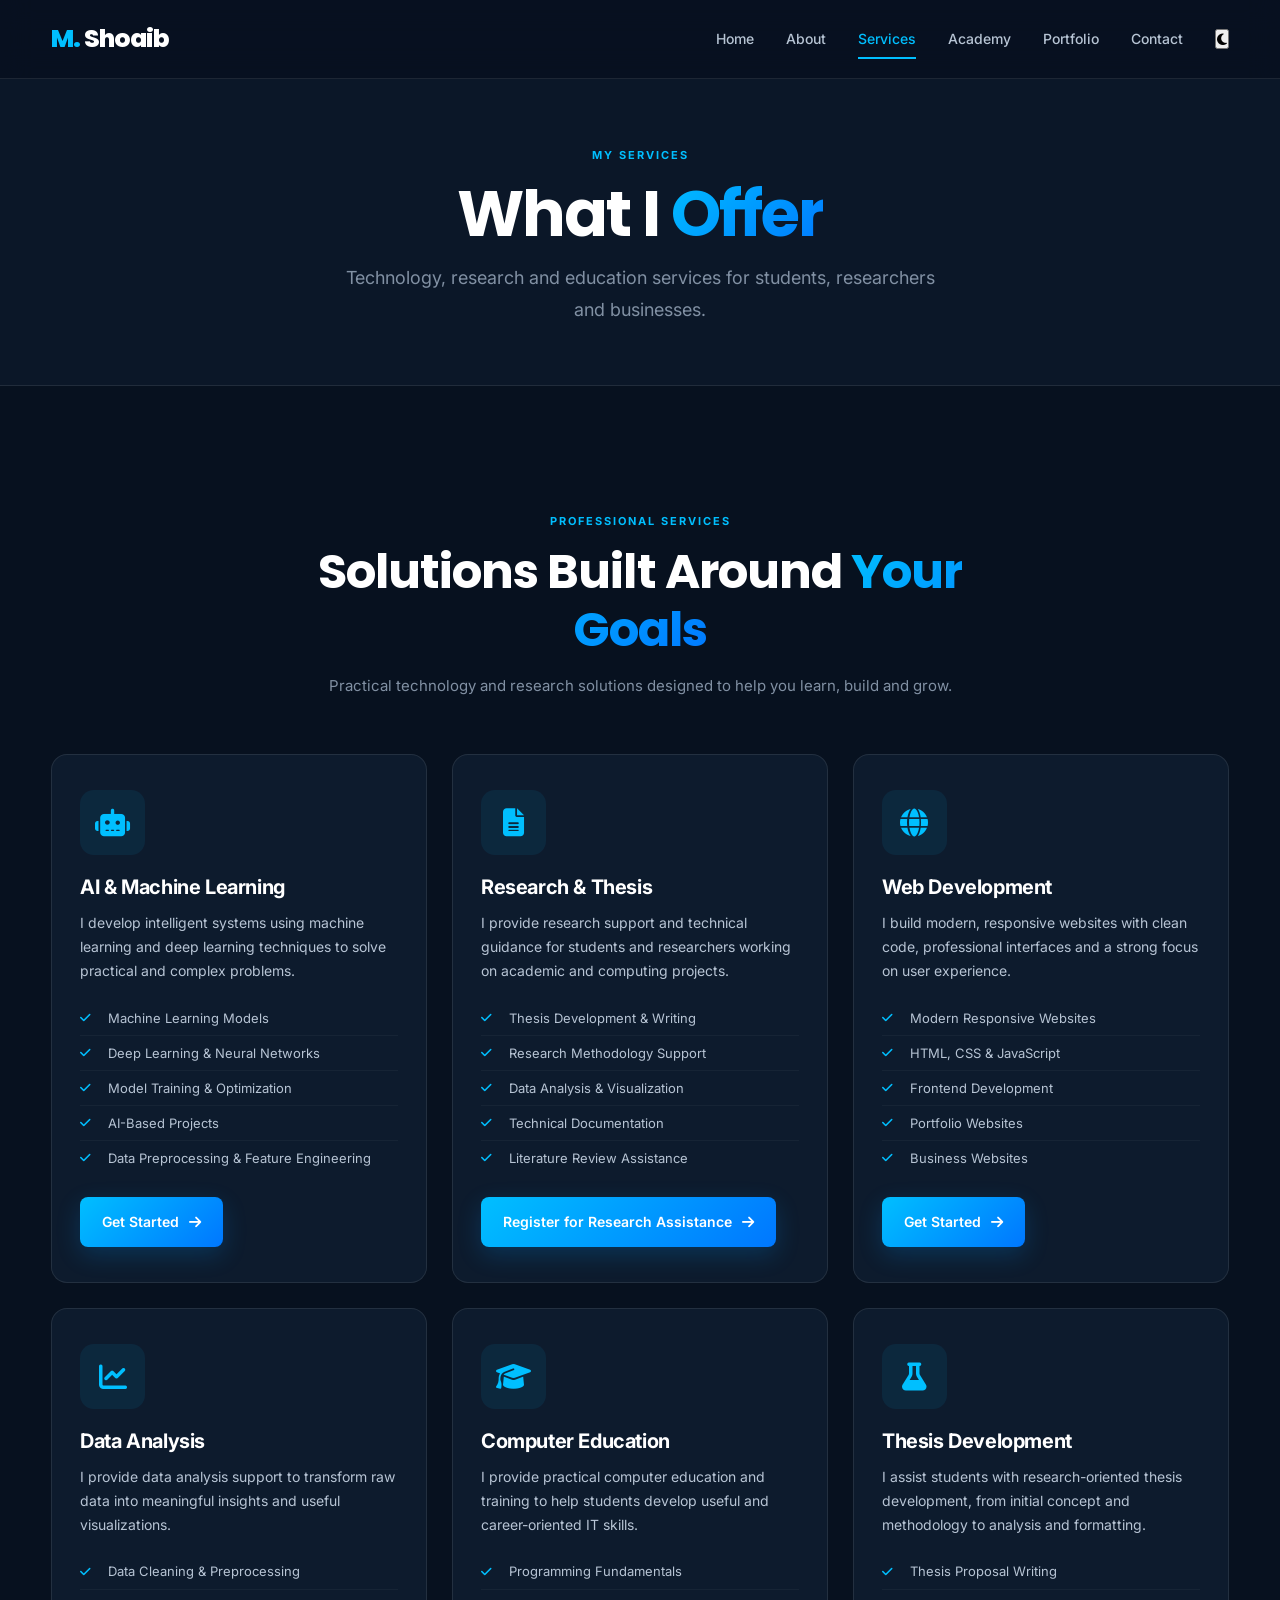
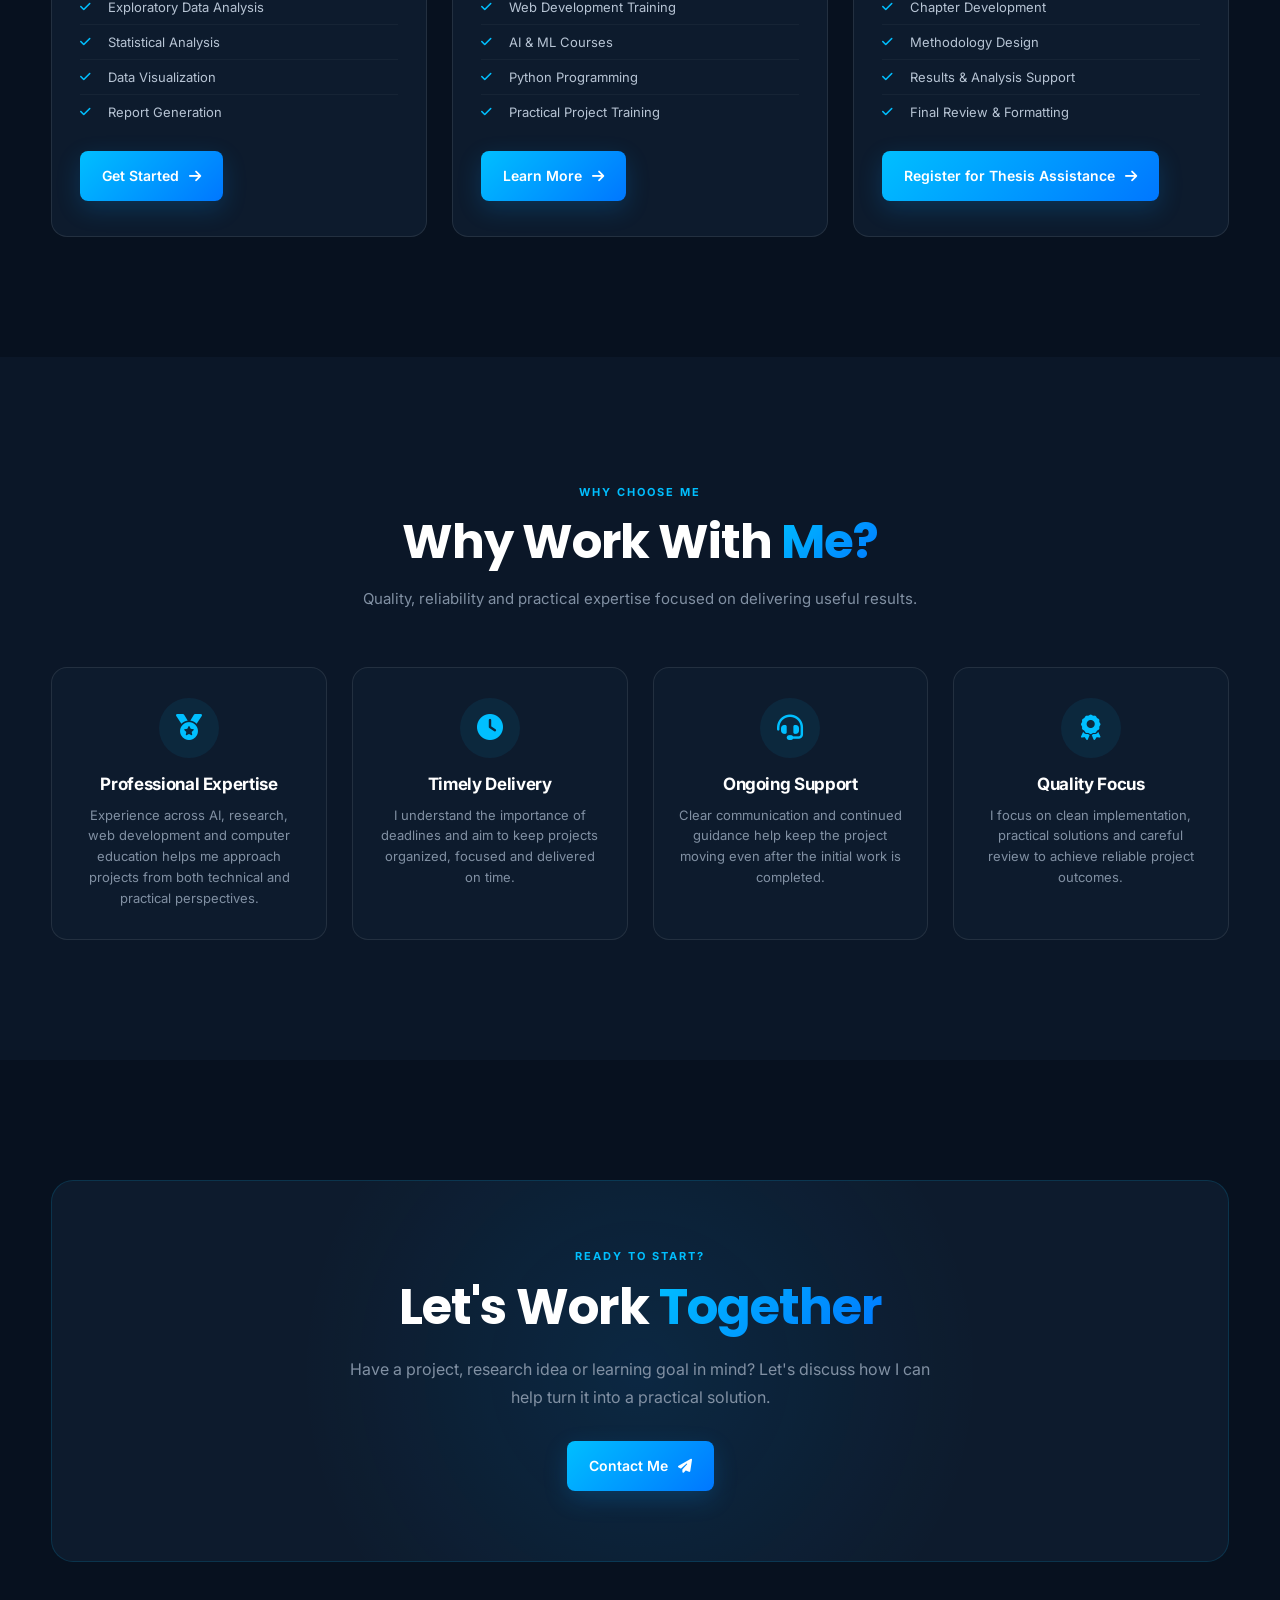
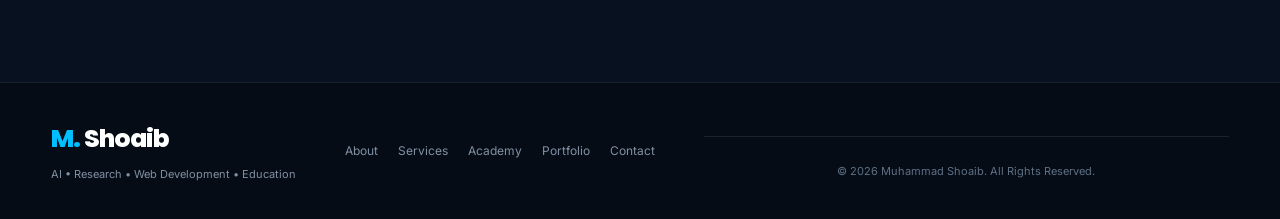
<file: services.html>
<!DOCTYPE html>
<html lang="en">

<head>

    <meta charset="UTF-8">
    <meta name="viewport" content="width=device-width, initial-scale=1.0">

    <meta name="description"
        content="Professional AI, Machine Learning, Research, Thesis, Web Development, Data Analysis and Computer Education services by Muhammad Shoaib.">

    <meta name="keywords"
        content="Muhammad Shoaib, AI services, Machine Learning, Web Development, Research, Thesis Development, Data Analysis, Computer Education">

    <meta name="author" content="Muhammad Shoaib">
    <meta name="robots" content="index, follow">

    <link rel="canonical" href="https://shoaibdraban-portfolio.netlify.app/services.html">

    <meta property="og:type" content="website">
    <meta property="og:title" content="Services | Muhammad Shoaib — AI, Research & Web Development">
    <meta property="og:description"
        content="Professional AI, Machine Learning, Research, Thesis, Web Development, Data Analysis and Computer Education services by Muhammad Shoaib.">
    <meta property="og:url" content="https://shoaibdraban-portfolio.netlify.app/services.html">
    <meta property="og:image" content="https://shoaibdraban-portfolio.netlify.app/images/poster1.png">
    <meta property="og:site_name" content="Muhammad Shoaib">

    <meta name="twitter:card" content="summary_large_image">
    <meta name="twitter:title" content="Services | Muhammad Shoaib — AI, Research & Web Development">
    <meta name="twitter:description"
        content="Professional AI, Machine Learning, Research, Thesis, Web Development, Data Analysis and Computer Education services.">
    <meta name="twitter:image" content="https://shoaibdraban-portfolio.netlify.app/images/poster1.png">

    <title>Services | Muhammad Shoaib — AI, Research & Web Development</title>

    <link rel="preconnect" href="https://fonts.googleapis.com">
    <link rel="preconnect" href="https://fonts.gstatic.com" crossorigin>

    <link
        href="https://fonts.googleapis.com/css2?family=Inter:wght@400;500;600;700;800&family=Poppins:wght@500;600;700;800&display=swap"
        rel="stylesheet">

    <link rel="stylesheet"
        href="https://cdnjs.cloudflare.com/ajax/libs/font-awesome/6.7.2/css/all.min.css">

    <link rel="icon" type="image/png" href="images/favicon.png">

    <link rel="stylesheet" href="css/style.css">

</head>


<body>

    <!-- SCROLL PROGRESS BAR -->
    <div class="scroll-progress" id="scroll-progress"></div>

    <!-- PAGE LOADER -->
    <div class="page-loader" id="page-loader">
        <div class="loader-content">
            <div class="loader-logo">M<span>.</span> Shoaib</div>
            <div class="loader-bar">
                <div class="loader-bar-fill"></div>
            </div>
        </div>
    </div>


    <!-- =====================================================
         HEADER
         ===================================================== -->

    <header class="header">

        <div class="container nav-container">

            <!-- LOGO -->

            <a href="index.html" class="logo" aria-label="Muhammad Shoaib Home">
                <span>M.</span> Shoaib
            </a>


            <!-- NAVIGATION -->

            <nav class="navbar" id="navbar" aria-label="Main Navigation">

                <a href="index.html">Home</a>
                <a href="about.html">About</a>
                <a href="services.html" class="active" aria-current="page">Services</a>
                <a href="academy.html">Academy</a>
                <a href="portfolio.html">Portfolio</a>
                <a href="contact.html">Contact</a>

                <!-- THEME TOGGLE -->
                <button class="theme-toggle" id="theme-toggle" type="button" aria-label="Toggle Theme">
                    <i class="fas fa-moon" id="theme-icon"></i>
                </button>

            </nav>


            <!-- MOBILE MENU BUTTON -->

            <button class="menu-btn" id="menu-btn" type="button"
                aria-label="Open Menu" aria-controls="navbar" aria-expanded="false">

                <i class="fas fa-bars" aria-hidden="true"></i>

            </button>

        </div>

    </header>



    <!-- =====================================================
         MAIN CONTENT
         ===================================================== -->

    <main>

        <section class="page-header" aria-labelledby="services-title">

            <div class="container">

                <div class="page-header-content">

                    <span class="section-label">MY SERVICES</span>

                    <h1 id="services-title">What I <span>Offer</span></h1>

                    <p>
                        Technology, research and education services
                        for students, researchers and businesses.
                    </p>

                </div>

            </div>

        </section>



        <section class="services-page section-padding" aria-labelledby="services-heading">

            <div class="container">

                <div class="section-heading center">

                    <span class="section-label">PROFESSIONAL SERVICES</span>

                    <h2 id="services-heading">Solutions Built Around <span>Your Goals</span></h2>

                    <p>
                        Practical technology and research solutions
                        designed to help you learn, build and grow.
                    </p>

                </div>

                <div class="services-page-grid">

                    <!-- SERVICE 1: AI & MACHINE LEARNING -->

                    <article class="service-page-card">

                        <div class="service-page-icon" aria-hidden="true">
                            <i class="fas fa-robot"></i>
                        </div>

                        <h3>AI &amp; Machine Learning</h3>

                        <p>
                            I develop intelligent systems using machine learning
                            and deep learning techniques to solve practical and
                            complex problems.
                        </p>

                        <ul class="service-features">
                            <li><i class="fas fa-check" aria-hidden="true"></i> Machine Learning Models</li>
                            <li><i class="fas fa-check" aria-hidden="true"></i> Deep Learning &amp; Neural Networks</li>
                            <li><i class="fas fa-check" aria-hidden="true"></i> Model Training &amp; Optimization</li>
                            <li><i class="fas fa-check" aria-hidden="true"></i> AI-Based Projects</li>
                            <li><i class="fas fa-check" aria-hidden="true"></i> Data Preprocessing &amp; Feature Engineering</li>
                        </ul>

                        <a href="contact.html" class="btn btn-primary">
                            Get Started <i class="fas fa-arrow-right" aria-hidden="true"></i>
                        </a>

                    </article>


                    <!-- SERVICE 2: RESEARCH & THESIS -->

                    <article class="service-page-card">

                        <div class="service-page-icon" aria-hidden="true">
                            <i class="fas fa-file-lines"></i>
                        </div>

                        <h3>Research &amp; Thesis</h3>

                        <p>
                            I provide research support and technical guidance
                            for students and researchers working on academic
                            and computing projects.
                        </p>

                        <ul class="service-features">
                            <li><i class="fas fa-check" aria-hidden="true"></i> Thesis Development &amp; Writing</li>
                            <li><i class="fas fa-check" aria-hidden="true"></i> Research Methodology Support</li>
                            <li><i class="fas fa-check" aria-hidden="true"></i> Data Analysis &amp; Visualization</li>
                            <li><i class="fas fa-check" aria-hidden="true"></i> Technical Documentation</li>
                            <li><i class="fas fa-check" aria-hidden="true"></i> Literature Review Assistance</li>
                        </ul>

                        <!-- RESEARCH REGISTRATION -->

                        <a href="https://shahzain-computer-academy.web.app/register"
                            class="btn btn-primary"
                            target="_blank"
                            rel="noopener noreferrer"
                            aria-label="Register for Research Assistance">

                            Register for Research Assistance
                            <i class="fas fa-arrow-right" aria-hidden="true"></i>

                        </a>

                    </article>


                    <!-- SERVICE 3: WEB DEVELOPMENT -->

                    <article class="service-page-card">

                        <div class="service-page-icon" aria-hidden="true">
                            <i class="fas fa-globe"></i>
                        </div>

                        <h3>Web Development</h3>

                        <p>
                            I build modern, responsive websites with clean code,
                            professional interfaces and a strong focus on
                            user experience.
                        </p>

                        <ul class="service-features">
                            <li><i class="fas fa-check" aria-hidden="true"></i> Modern Responsive Websites</li>
                            <li><i class="fas fa-check" aria-hidden="true"></i> HTML, CSS &amp; JavaScript</li>
                            <li><i class="fas fa-check" aria-hidden="true"></i> Frontend Development</li>
                            <li><i class="fas fa-check" aria-hidden="true"></i> Portfolio Websites</li>
                            <li><i class="fas fa-check" aria-hidden="true"></i> Business Websites</li>
                        </ul>

                        <a href="contact.html" class="btn btn-primary">
                            Get Started <i class="fas fa-arrow-right" aria-hidden="true"></i>
                        </a>

                    </article>


                    <!-- SERVICE 4: DATA ANALYSIS -->

                    <article class="service-page-card">

                        <div class="service-page-icon" aria-hidden="true">
                            <i class="fas fa-chart-line"></i>
                        </div>

                        <h3>Data Analysis</h3>

                        <p>
                            I provide data analysis support to transform raw data
                            into meaningful insights and useful visualizations.
                        </p>

                        <ul class="service-features">
                            <li><i class="fas fa-check" aria-hidden="true"></i> Data Cleaning &amp; Preprocessing</li>
                            <li><i class="fas fa-check" aria-hidden="true"></i> Exploratory Data Analysis</li>
                            <li><i class="fas fa-check" aria-hidden="true"></i> Statistical Analysis</li>
                            <li><i class="fas fa-check" aria-hidden="true"></i> Data Visualization</li>
                            <li><i class="fas fa-check" aria-hidden="true"></i> Report Generation</li>
                        </ul>

                        <a href="contact.html" class="btn btn-primary">
                            Get Started <i class="fas fa-arrow-right" aria-hidden="true"></i>
                        </a>

                    </article>


                    <!-- SERVICE 5: COMPUTER EDUCATION -->

                    <article class="service-page-card">

                        <div class="service-page-icon" aria-hidden="true">
                            <i class="fas fa-graduation-cap"></i>
                        </div>

                        <h3>Computer Education</h3>

                        <p>
                            I provide practical computer education and training
                            to help students develop useful and career-oriented
                            IT skills.
                        </p>

                        <ul class="service-features">
                            <li><i class="fas fa-check" aria-hidden="true"></i> Programming Fundamentals</li>
                            <li><i class="fas fa-check" aria-hidden="true"></i> Web Development Training</li>
                            <li><i class="fas fa-check" aria-hidden="true"></i> AI &amp; ML Courses</li>
                            <li><i class="fas fa-check" aria-hidden="true"></i> Python Programming</li>
                            <li><i class="fas fa-check" aria-hidden="true"></i> Practical Project Training</li>
                        </ul>

                        <a href="academy.html" class="btn btn-primary">
                            Learn More <i class="fas fa-arrow-right" aria-hidden="true"></i>
                        </a>

                    </article>


                    <!-- SERVICE 6: THESIS DEVELOPMENT -->

                    <article class="service-page-card">

                        <div class="service-page-icon" aria-hidden="true">
                            <i class="fas fa-flask"></i>
                        </div>

                        <h3>Thesis Development</h3>

                        <p>
                            I assist students with research-oriented thesis development,
                            from initial concept and methodology to analysis and
                            formatting.
                        </p>

                        <ul class="service-features">
                            <li><i class="fas fa-check" aria-hidden="true"></i> Thesis Proposal Writing</li>
                            <li><i class="fas fa-check" aria-hidden="true"></i> Chapter Development</li>
                            <li><i class="fas fa-check" aria-hidden="true"></i> Methodology Design</li>
                            <li><i class="fas fa-check" aria-hidden="true"></i> Results &amp; Analysis Support</li>
                            <li><i class="fas fa-check" aria-hidden="true"></i> Final Review &amp; Formatting</li>
                        </ul>

                        <!-- THESIS REGISTRATION -->

                        <a href="https://shahzain-computer-academy.web.app/register"
                            class="btn btn-primary"
                            target="_blank"
                            rel="noopener noreferrer"
                            aria-label="Register for Thesis Assistance">

                            Register for Thesis Assistance
                            <i class="fas fa-arrow-right" aria-hidden="true"></i>

                        </a>

                    </article>

                </div>

            </div>

        </section>



        <section class="why-section section-padding" aria-labelledby="why-heading">

            <div class="container">

                <div class="section-heading center">

                    <span class="section-label">WHY CHOOSE ME</span>

                    <h2 id="why-heading">Why Work With <span>Me?</span></h2>

                    <p>
                        Quality, reliability and practical expertise
                        focused on delivering useful results.
                    </p>

                </div>

                <div class="why-grid">

                    <article class="why-card">

                        <div class="why-icon" aria-hidden="true">
                            <i class="fas fa-medal"></i>
                        </div>

                        <h3>Professional Expertise</h3>

                        <p>
                            Experience across AI, research, web development
                            and computer education helps me approach projects
                            from both technical and practical perspectives.
                        </p>

                    </article>

                    <article class="why-card">

                        <div class="why-icon" aria-hidden="true">
                            <i class="fas fa-clock"></i>
                        </div>

                        <h3>Timely Delivery</h3>

                        <p>
                            I understand the importance of deadlines and aim
                            to keep projects organized, focused and delivered
                            on time.
                        </p>

                    </article>

                    <article class="why-card">

                        <div class="why-icon" aria-hidden="true">
                            <i class="fas fa-headset"></i>
                        </div>

                        <h3>Ongoing Support</h3>

                        <p>
                            Clear communication and continued guidance help
                            keep the project moving even after the initial
                            work is completed.
                        </p>

                    </article>

                    <article class="why-card">

                        <div class="why-icon" aria-hidden="true">
                            <i class="fas fa-award"></i>
                        </div>

                        <h3>Quality Focus</h3>

                        <p>
                            I focus on clean implementation, practical solutions
                            and careful review to achieve reliable project outcomes.
                        </p>

                    </article>

                </div>

            </div>

        </section>



        <section class="cta section-padding" aria-labelledby="cta-heading">

            <div class="container">

                <div class="cta-box">

                    <span class="section-label">READY TO START?</span>

                    <h2 id="cta-heading">Let's Work <span>Together</span></h2>

                    <p>
                        Have a project, research idea or learning goal in mind?
                        Let's discuss how I can help turn it into a practical
                        solution.
                    </p>

                    <a href="contact.html" class="btn btn-primary">
                        Contact Me <i class="fas fa-paper-plane" aria-hidden="true"></i>
                    </a>

                </div>

            </div>

        </section>

    </main>



    <!-- =====================================================
         FOOTER
         ===================================================== -->

    <footer class="footer">

        <div class="container footer-content">

            <div class="footer-brand">

                <a href="index.html" class="logo" aria-label="Muhammad Shoaib Home">
                    <span>M.</span> Shoaib
                </a>

                <p>AI • Research • Web Development • Education</p>

            </div>

            <nav class="footer-links" aria-label="Footer Navigation">

                <a href="about.html">About</a>
                <a href="services.html" aria-current="page">Services</a>
                <a href="academy.html">Academy</a>
                <a href="portfolio.html">Portfolio</a>
                <a href="contact.html">Contact</a>

            </nav>

            <p class="copyright">

                © <span id="year"></span> Muhammad Shoaib. All Rights Reserved.

            </p>

        </div>

    </footer>



    <script src="js/script.js"></script>

</body>

</html>
</file>
<file: css/style.css>
/* =====================================================
   MUHAMMAD SHOAIB PERSONAL PORTFOLIO WEBSITE
   Clean CSS — No Duplications
   Premium Dark Technology Theme
   Fully Responsive
   ===================================================== */

/* =====================================================
   ROOT VARIABLES
   ===================================================== */

:root {
    --primary: #00bfff;
    --primary-dark: #008dcc;
    --background: #07111f;
    --background-light: #0b1728;
    --card: #0d1b2d;
    --card-light: #11243a;
    --text: #ffffff;
    --text-light: #b7c4d4;
    --text-muted: #8190a3;
    --border: rgba(255, 255, 255, 0.09);
    --gradient: linear-gradient(135deg, #00bfff, #0077ff);
    --container: 1180px;
    --transition: all 0.3s ease;
}

/* =====================================================
   RESET & BASE
   ===================================================== */

* { margin: 0; padding: 0; box-sizing: border-box; }

html {
    scroll-behavior: smooth;
    overflow-x: hidden;
}

body {
    font-family: "Inter", sans-serif;
    background: var(--background);
    color: var(--text);
    line-height: 1.7;
    overflow-x: hidden;
    min-width: 0;
}

a { text-decoration: none; color: inherit; }
img { max-width: 100%; display: block; }
button { font-family: inherit; }

h1, h2, h3, p, a, span, small { overflow-wrap: break-word; }

/* =====================================================
   CONTAINER
   ===================================================== */

.container {
    width: min(92%, var(--container));
    margin-left: auto;
    margin-right: auto;
}

/* =====================================================
   HEADER & NAVIGATION
   ===================================================== */

.header {
    position: fixed;
    top: 0;
    left: 0;
    width: 100%;
    z-index: 1000;
    background: rgba(7, 17, 31, 0.88);
    backdrop-filter: blur(15px);
    -webkit-backdrop-filter: blur(15px);
    border-bottom: 1px solid var(--border);
}

.nav-container {
    height: 78px;
    display: flex;
    align-items: center;
    justify-content: space-between;
    gap: 20px;
}

.logo {
    font-family: "Poppins", sans-serif;
    font-size: 25px;
    font-weight: 800;
    letter-spacing: -1px;
    white-space: nowrap;
}
.logo span { color: var(--primary); }

.navbar {
    display: flex;
    align-items: center;
    gap: 32px;
}

.navbar a {
    position: relative;
    color: var(--text-light);
    font-size: 14px;
    font-weight: 500;
    transition: var(--transition);
    white-space: nowrap;
}

.navbar a::after {
    content: "";
    position: absolute;
    width: 0;
    height: 2px;
    left: 0;
    bottom: -8px;
    background: var(--primary);
    transition: var(--transition);
}

.navbar a:hover,
.navbar a.active {
    color: var(--primary);
}

.navbar a:hover::after,
.navbar a.active::after {
    width: 100%;
}

.menu-btn {
    display: none;
    border: none;
    background: transparent;
    color: white;
    font-size: 24px;
    cursor: pointer;
    padding: 5px;
}

/* =====================================================
   BUTTONS
   ===================================================== */

.btn {
    display: inline-flex;
    align-items: center;
    justify-content: center;
    gap: 10px;
    padding: 13px 22px;
    border-radius: 8px;
    font-size: 14px;
    font-weight: 600;
    transition: var(--transition);
    max-width: 100%;
}

.btn-primary {
    background: var(--gradient);
    color: white;
    box-shadow: 0 8px 25px rgba(0, 153, 255, 0.2);
}
.btn-primary:hover {
    transform: translateY(-3px);
    box-shadow: 0 12px 30px rgba(0, 153, 255, 0.3);
}

.btn-outline {
    border: 1px solid var(--border);
    color: white;
    background: rgba(255, 255, 255, 0.03);
}
.btn-outline:hover {
    border-color: var(--primary);
    color: var(--primary);
    transform: translateY(-3px);
}

.btn-sm {
    padding: 10px 18px;
    font-size: 12px;
    align-self: flex-start;
}

.btn-lg {
    padding: 16px 32px;
    font-size: 16px;
    min-height: 56px;
}

/* =====================================================
   HERO
   ===================================================== */

.hero {
    min-height: 100vh;
    position: relative;
    display: flex;
    align-items: center;
    justify-content: center;
    padding-top: 78px;
    padding-bottom: 30px;
    overflow: hidden;
}

.hero-grid {
    position: absolute;
    inset: 0;
    background-image:
        linear-gradient(rgba(0, 191, 255, 0.035) 1px, transparent 1px),
        linear-gradient(90deg, rgba(0, 191, 255, 0.035) 1px, transparent 1px);
    background-size: 55px 55px;
    mask-image: linear-gradient(to bottom, black, transparent);
    -webkit-mask-image: linear-gradient(to bottom, black, transparent);
}

.hero-container {
    position: relative;
    display: grid;
    grid-template-columns: 1fr 1fr;
    align-items: center;
    gap: 40px;
    padding: 20px 0;
    width: 100%;
    max-width: 1200px;
    margin: 0 auto;
}

.hero-content {
    position: relative;
    z-index: 5;
    padding: 10px 0;
    min-width: 0;
}

.hero-badge {
    display: inline-flex;
    align-items: center;
    gap: 9px;
    padding: 8px 15px;
    margin-bottom: 22px;
    border: 1px solid rgba(0, 191, 255, 0.25);
    background: rgba(0, 191, 255, 0.07);
    border-radius: 50px;
    color: #bdeeff;
    font-size: 12px;
    font-weight: 600;
}

.status-dot {
    width: 8px;
    height: 8px;
    min-width: 8px;
    border-radius: 50%;
    background: #28e07d;
    box-shadow: 0 0 12px #28e07d;
}

.hero-intro {
    color: var(--primary);
    font-size: 18px;
    font-weight: 600;
    margin-bottom: 4px;
}

.hero h1 {
    font-family: "Poppins", sans-serif;
    font-size: clamp(48px, 6vw, 78px);
    line-height: 1.08;
    letter-spacing: -3px;
    margin-bottom: 15px;
    max-width: 100%;
}

.hero h1 span,
.hero h2 span,
.section-heading h2 span,
.academy-content h2 span,
.cta-box h2 span {
    background: var(--gradient);
    -webkit-background-clip: text;
    background-clip: text;
    color: transparent;
}

.hero h2 {
    font-size: clamp(20px, 2.5vw, 29px);
    line-height: 1.4;
    color: #d9e4ef;
    font-weight: 600;
    margin-bottom: 22px;
}

.typing-text { color: var(--primary); }

.hero-description {
    max-width: 680px;
    color: var(--text-light);
    font-size: 16px;
    margin-bottom: 32px;
    line-height: 1.8;
}

.hero-buttons {
    display: flex;
    flex-wrap: wrap;
    gap: 14px;
    margin-bottom: 28px;
}

.hero-social {
    display: flex;
    gap: 10px;
    flex-wrap: wrap;
}

.hero-social a {
    width: 40px;
    height: 40px;
    display: flex;
    align-items: center;
    justify-content: center;
    border-radius: 8px;
    background: rgba(255, 255, 255, 0.04);
    border: 1px solid var(--border);
    color: var(--text-light);
    transition: var(--transition);
}

.hero-social a:hover {
    color: var(--primary);
    border-color: var(--primary);
    transform: translateY(-3px);
}

/* =====================================================
   HERO VISUAL
   ===================================================== */

.hero-visual {
    position: relative;
    display: flex;
    align-items: center;
    justify-content: center;
    min-height: 560px;
    width: 100%;
    min-width: 0;
    overflow: visible;
}

.profile-wrapper {
    position: relative;
    display: flex;
    align-items: center;
    justify-content: center;
    width: 100%;
    height: 100%;
    min-height: 560px;
}

.profile-card {
    position: relative;
    width: 400px;
    height: 520px;
    display: flex;
    align-items: flex-end;
    justify-content: center;
    z-index: 2;
    flex-shrink: 0;
}

.profile-photo {
    position: relative;
    z-index: 3;
    width: 100%;
    height: 100%;
    object-fit: contain;
    object-position: center bottom;
    filter: drop-shadow(0 0 25px rgba(0, 174, 255, 0.25));
    transition: transform 0.3s ease;
}

.profile-glow {
    position: absolute;
    width: 380px;
    height: 380px;
    border-radius: 50%;
    left: 50%;
    top: 50%;
    transform: translate(-50%, -50%);
    background: rgba(0, 174, 255, 0.22);
    filter: blur(70px);
    z-index: 1;
    animation: glowPulse 4s ease-in-out infinite;
}

.tech-circle {
    position: absolute;
    border-radius: 50%;
    pointer-events: none;
    left: 50%;
    top: 50%;
    transform: translate(-50%, -50%);
}

.circle-one {
    width: 500px;
    height: 500px;
    border: 1px solid rgba(0, 174, 255, 0.16);
    box-shadow: 0 0 80px rgba(0, 174, 255, 0.04);
}

.circle-two {
    width: 400px;
    height: 400px;
    border: 1px dashed rgba(0, 191, 255, 0.25);
    animation: rotateCircle 28s linear infinite;
}

.circle-three {
    width: 600px;
    height: 600px;
    border: 1px solid rgba(0, 191, 255, 0.07);
}

/* =====================================================
   FLOATING CARDS
   ===================================================== */

.floating-card {
    position: absolute;
    z-index: 10;
    display: flex;
    align-items: center;
    gap: 14px;
    min-width: 220px;
    max-width: 270px;
    padding: 14px 20px;
    background: rgba(7, 25, 48, 0.95);
    border: 1px solid rgba(0, 174, 255, 0.45);
    border-radius: 16px;
    box-shadow: 0 10px 35px rgba(0, 0, 0, 0.35), 0 0 25px rgba(0, 174, 255, 0.08);
    backdrop-filter: blur(12px);
    -webkit-backdrop-filter: blur(12px);
    animation: floatingCard 4s ease-in-out infinite;
}

.card-icon {
    width: 46px;
    height: 46px;
    min-width: 46px;
    display: flex;
    align-items: center;
    justify-content: center;
    border-radius: 12px;
    background: rgba(0, 174, 255, 0.12);
    color: #00aeff;
    font-size: 20px;
}

.floating-card strong {
    display: block;
    color: #ffffff;
    font-size: 16px;
    font-weight: 700;
    margin-bottom: 4px;
    white-space: nowrap;
}

.floating-card small {
    display: block;
    color: #8fa5bd;
    font-size: 13px;
    white-space: nowrap;
}

.card-ai { top: 30px; left: -20px; animation-delay: 0s; }
.card-code { top: 190px; right: -20px; animation-delay: 0.8s; }
.card-research { bottom: 120px; left: -20px; animation-delay: 1.5s; }
.card-education { bottom: 20px; right: -20px; animation-delay: 2.2s; }

/* Hero Decorative Dots */
.hero-visual::before {
    content: "";
    position: absolute;
    width: 12px;
    height: 12px;
    top: 90px;
    right: 80px;
    border-radius: 50%;
    background: var(--primary);
    box-shadow: 0 0 20px var(--primary);
    z-index: 2;
    animation: dotPulse 2s infinite;
}

.hero-visual::after {
    content: "";
    position: absolute;
    width: 7px;
    height: 7px;
    bottom: 100px;
    left: 85px;
    border-radius: 50%;
    background: #0077ff;
    box-shadow: 0 0 15px #0077ff;
    z-index: 2;
}

/* =====================================================
   ANIMATIONS
   ===================================================== */

@keyframes floatingCard {
    0%, 100% { transform: translateY(0); }
    50% { transform: translateY(-9px); }
}

@keyframes rotateCircle {
    from { transform: translate(-50%, -50%) rotate(0deg); }
    to { transform: translate(-50%, -50%) rotate(360deg); }
}

@keyframes glowPulse {
    0%, 100% { opacity: 0.75; transform: translate(-50%, -50%) scale(1); }
    50% { opacity: 1; transform: translate(-50%, -50%) scale(1.08); }
}

@keyframes dotPulse {
    0%, 100% { opacity: 0.5; transform: scale(1); }
    50% { opacity: 1; transform: scale(1.4); }
}

/* =====================================================
   STATS SECTION
   ===================================================== */

.stats-section {
    position: relative;
    width: 100%;
    padding: 28px 0;
    background: rgba(255, 255, 255, 0.015);
    border-top: 1px solid var(--border);
    border-bottom: 1px solid var(--border);
    overflow: hidden;
}

.stats-section .stats-grid {
    width: 100%;
    display: grid;
    grid-template-columns: repeat(4, 1fr);
    align-items: stretch;
}

.stat-card {
    position: relative;
    min-width: 0;
    display: flex;
    align-items: center;
    justify-content: center;
    gap: 14px;
    padding: 15px 20px;
    border-right: 1px solid var(--border);
    transition: var(--transition);
}

.stat-card:last-child { border-right: none; }

.stat-icon {
    width: 48px;
    height: 48px;
    min-width: 48px;
    display: flex;
    align-items: center;
    justify-content: center;
    border-radius: 12px;
    background: rgba(0, 191, 255, 0.08);
    border: 1px solid rgba(0, 191, 255, 0.12);
    color: var(--primary);
    font-size: 19px;
    transition: var(--transition);
}

.stat-content { min-width: 0; }
.stat-content h3 {
    margin: 0;
    font-family: "Poppins", sans-serif;
    font-size: 17px;
    line-height: 1.3;
    color: #ffffff;
    font-weight: 700;
}
.stat-content p {
    margin: 3px 0 0;
    color: var(--text-muted);
    font-size: 11px;
    line-height: 1.4;
    white-space: nowrap;
}

.stat-card:hover { background: rgba(0, 191, 255, 0.025); }
.stat-card:hover .stat-icon {
    transform: translateY(-3px);
    background: rgba(0, 191, 255, 0.14);
    border-color: rgba(0, 191, 255, 0.3);
    box-shadow: 0 8px 25px rgba(0, 191, 255, 0.12);
}

/* =====================================================
   GENERAL SECTIONS
   ===================================================== */

.section-padding { padding: 110px 0; }

.section-heading {
    max-width: 650px;
    margin-bottom: 55px;
}
.section-heading.center {
    text-align: center;
    margin-left: auto;
    margin-right: auto;
}

.section-label {
    display: inline-block;
    color: var(--primary);
    font-size: 11px;
    font-weight: 700;
    letter-spacing: 2px;
    margin-bottom: 12px;
}

.section-heading h2 {
    font-family: "Poppins", sans-serif;
    font-size: clamp(32px, 4vw, 48px);
    line-height: 1.2;
    margin-bottom: 15px;
}
.section-heading p {
    color: var(--text-muted);
    font-size: 15px;
}

/* =====================================================
   SCROLL REVEAL
   ===================================================== */

.reveal {
    opacity: 0;
    transform: translateY(30px);
    transition: opacity 0.6s ease, transform 0.6s ease;
}
.reveal.show {
    opacity: 1;
    transform: translateY(0);
}

/* =====================================================
   ABOUT PREVIEW (Home)
   ===================================================== */

.about-preview { background: var(--background-light); }

.about-grid {
    display: grid;
    grid-template-columns: 1fr 1fr;
    gap: 70px;
    align-items: center;
}

.about-text p {
    color: var(--text-light);
    font-size: 15px;
    margin-bottom: 18px;
}

.text-link {
    display: inline-flex;
    align-items: center;
    gap: 8px;
    color: var(--primary);
    font-weight: 600;
    font-size: 14px;
    margin-top: 8px;
}
.text-link i { transition: var(--transition); }
.text-link:hover i { transform: translateX(5px); }

.about-features {
    display: flex;
    flex-direction: column;
    gap: 15px;
}

.feature-box {
    display: flex;
    align-items: center;
    gap: 18px;
    padding: 20px;
    background: var(--card);
    border: 1px solid var(--border);
    border-radius: 12px;
    transition: var(--transition);
    min-width: 0;
}
.feature-box:hover {
    border-color: rgba(0, 191, 255, 0.3);
    transform: translateX(5px);
}

.feature-icon {
    min-width: 50px;
    height: 50px;
    display: flex;
    align-items: center;
    justify-content: center;
    border-radius: 10px;
    background: rgba(0, 191, 255, 0.08);
    color: var(--primary);
    font-size: 19px;
}
.feature-box h3 { font-size: 15px; margin-bottom: 2px; }
.feature-box p {
    color: var(--text-muted);
    font-size: 12px;
}

/* =====================================================
   SERVICES PREVIEW (Home)
   ===================================================== */

.services-preview { background: var(--background); }

.services-grid {
    display: grid;
    grid-template-columns: repeat(3, 1fr);
    gap: 20px;
}

.service-card {
    padding: 30px;
    background: var(--card);
    border: 1px solid var(--border);
    border-radius: 15px;
    transition: var(--transition);
    min-width: 0;
}
.service-card:hover {
    transform: translateY(-8px);
    border-color: rgba(0, 191, 255, 0.3);
    box-shadow: 0 20px 50px rgba(0, 0, 0, 0.2);
}

.service-icon {
    width: 55px;
    height: 55px;
    display: flex;
    align-items: center;
    justify-content: center;
    border-radius: 12px;
    background: rgba(0, 191, 255, 0.08);
    color: var(--primary);
    font-size: 22px;
    margin-bottom: 22px;
}
.service-card h3 { font-size: 18px; margin-bottom: 12px; }
.service-card p {
    color: var(--text-muted);
    font-size: 13px;
    margin-bottom: 20px;
}
.service-card a {
    color: var(--primary);
    font-size: 13px;
    font-weight: 600;
}
.service-card a i { margin-left: 5px; }

/* =====================================================
   ACADEMY PREVIEW (Home)
   ===================================================== */

.academy-preview {
    background: radial-gradient(circle at 80% 50%, rgba(0, 153, 255, 0.1), transparent 35%),
                var(--background-light);
}

.academy-container {
    display: grid;
    grid-template-columns: 1.2fr 0.8fr;
    gap: 60px;
    align-items: center;
}

.academy-content h2 {
    font-family: "Poppins", sans-serif;
    font-size: clamp(32px, 4vw, 48px);
    line-height: 1.2;
    margin-bottom: 20px;
}
.academy-content p {
    color: var(--text-light);
    max-width: 600px;
    margin-bottom: 28px;
}

.academy-icon-box {
    min-height: 280px;
    display: flex;
    flex-direction: column;
    align-items: center;
    justify-content: center;
    background: var(--card);
    border: 1px solid var(--border);
    border-radius: 20px;
}

.academy-large-icon {
    width: 100px;
    height: 100px;
    display: flex;
    align-items: center;
    justify-content: center;
    border-radius: 25px;
    background: var(--gradient);
    font-size: 42px;
    margin-bottom: 20px;
    box-shadow: 0 20px 50px rgba(0, 153, 255, 0.2);
}
.academy-icon-box span {
    color: var(--text-muted);
    font-size: 13px;
    letter-spacing: 1px;
}

/* =====================================================
   CTA
   ===================================================== */

.cta {
    background: var(--background);
    position: relative;
    z-index: 3;
    overflow: visible;
    padding: 80px 0;
}

.cta-box {
    text-align: center;
    padding: 60px 30px;
    border-radius: 22px;
    border: 1px solid rgba(0, 191, 255, 0.15);
    background: radial-gradient(circle at center, rgba(0, 153, 255, 0.1), transparent 55%),
                var(--card);
    position: relative;
    z-index: 5;
    overflow: visible;
}

.cta-box h2 {
    font-family: "Poppins", sans-serif;
    font-size: clamp(32px, 4vw, 50px);
    line-height: 1.2;
    margin-bottom: 18px;
}
.cta-box p {
    color: var(--text-muted);
    max-width: 600px;
    margin: 0 auto 20px;
}
.cta-box .btn {
    margin-top: 10px;
    margin-bottom: 10px;
    position: relative;
    z-index: 10;
    display: inline-flex;
}

/* =====================================================
   FOOTER
   ===================================================== */

.footer {
    border-top: 1px solid var(--border);
    background: #050c16;
    padding: 35px 0;
    position: relative;
    z-index: 5;
    overflow: visible;
}

.footer-content {
    display: flex;
    align-items: center;
    justify-content: space-between;
    gap: 20px;
    flex-wrap: wrap;
}

.footer-brand p {
    color: var(--text-muted);
    font-size: 11px;
    margin-top: 4px;
}

.footer-links {
    display: flex;
    gap: 20px;
    flex-wrap: wrap;
}
.footer-links a {
    color: var(--text-muted);
    font-size: 12px;
    transition: var(--transition);
}
.footer-links a:hover { color: var(--primary); }

.copyright {
    width: 100%;
    text-align: center;
    padding-top: 25px;
    margin-top: 15px;
    border-top: 1px solid var(--border);
    color: #5f7085;
    font-size: 11px;
}

/* =====================================================
   PAGE HEADER
   ===================================================== */

.page-header {
    padding-top: 140px;
    padding-bottom: 60px;
    background: var(--background-light);
    border-bottom: 1px solid var(--border);
    text-align: center;
}

.page-header-content h1 {
    font-family: "Poppins", sans-serif;
    font-size: clamp(40px, 5vw, 64px);
    line-height: 1.15;
    margin-bottom: 12px;
}
.page-header-content h1 span {
    background: var(--gradient);
    -webkit-background-clip: text;
    background-clip: text;
    color: transparent;
}
.page-header-content p {
    color: var(--text-muted);
    font-size: 18px;
    max-width: 600px;
    margin: 0 auto;
}

/* =====================================================
   ABOUT PAGE - MAIN GRID (FLEXBOX - FIXED)
   ===================================================== */

.about-page {
    background: var(--background);
    padding: 40px 0;
}

.about-page-grid {
    display: flex;
    align-items: center;
    justify-content: space-between;
    gap: 20px;
    width: 100%;
    max-width: 1100px;
    margin: 0 auto;
    min-height: 500px;
    flex-wrap: wrap;
}

/* Image Wrapper */
.about-image-wrapper {
    display: flex;
    flex-direction: column;
    align-items: center;
    justify-content: center;
    flex: 0 0 38%;
    width: 38%;
    height: 100%;
}

/* Image Box */
.about-image-box {
    position: relative;
    width: 100%;
    max-width: 400px;
    height: auto;
    border-radius: 20px;
    overflow: hidden;
    border: 1px solid rgba(0, 174, 255, 0.2);
    box-shadow: 0 20px 60px rgba(0, 0, 0, 0.3);
    margin: 0 auto;
    align-self: center;
}

.about-image-glow {
    position: absolute;
    width: 300px;
    height: 300px;
    border-radius: 50%;
    left: 50%;
    top: 50%;
    transform: translate(-50%, -50%);
    background: rgba(0, 174, 255, 0.15);
    filter: blur(60px);
    z-index: 0;
}

.about-image {
    position: relative;
    z-index: 1;
    width: 100%;
    height: auto;
    display: block;
    object-fit: cover;
}

.about-floating-stats {
    display: flex;
    gap: 15px;
    width: 100%;
    max-width: 400px;
    margin-top: 20px;
}

.about-stat-item {
    flex: 1;
    text-align: center;
    padding: 14px 10px;
    background: rgba(7, 25, 48, 0.95);
    border: 1px solid rgba(0, 174, 255, 0.25);
    border-radius: 12px;
    backdrop-filter: blur(10px);
}

.about-stat-number {
    display: block;
    font-family: "Poppins", sans-serif;
    font-size: 28px;
    font-weight: 800;
    background: var(--gradient);
    -webkit-background-clip: text;
    background-clip: text;
    color: transparent;
}
.about-stat-label {
    display: block;
    font-size: 12px;
    color: var(--text-muted);
    margin-top: 2px;
}

/* Text Content */
.about-text-content {
    flex: 0 0 60%;
    width: 60%;
    padding: 10px 0;
    text-align: left;
}

.about-text-content .section-label { margin-bottom: 8px; }
.about-text-content h2 {
    font-family: "Poppins", sans-serif;
    font-size: clamp(30px, 3.5vw, 44px);
    line-height: 1.2;
    margin-bottom: 20px;
}
.about-text-content h2 span {
    background: var(--gradient);
    -webkit-background-clip: text;
    background-clip: text;
    color: transparent;
}
.about-text-content p {
    color: var(--text-light);
    font-size: 15px;
    margin-bottom: 16px;
    line-height: 1.8;
}

.about-skills {
    display: flex;
    flex-wrap: wrap;
    gap: 10px;
    margin: 20px 0 28px;
    justify-content: flex-start;
}

.skill-tag {
    padding: 6px 16px;
    background: rgba(0, 191, 255, 0.08);
    border: 1px solid rgba(0, 191, 255, 0.15);
    border-radius: 50px;
    font-size: 12px;
    color: var(--text-light);
    transition: var(--transition);
}
.skill-tag:hover {
    background: rgba(0, 191, 255, 0.18);
    border-color: rgba(0, 191, 255, 0.3);
    color: white;
    transform: translateY(-2px);
}

/* =====================================================
   THESIS / PROJECT SECTION
   ===================================================== */

.thesis-section {
    margin: 25px 0 20px;
    padding: 24px;
    background: rgba(7, 25, 48, 0.6);
    border: 1px solid rgba(0, 174, 255, 0.15);
    border-radius: 16px;
    transition: var(--transition);
}
.thesis-section:hover {
    border-color: rgba(0, 174, 255, 0.35);
    box-shadow: 0 10px 40px rgba(0, 0, 0, 0.2);
}

.thesis-badge {
    display: inline-flex;
    align-items: center;
    gap: 8px;
    padding: 4px 14px;
    background: rgba(0, 174, 255, 0.12);
    border: 1px solid rgba(0, 174, 255, 0.2);
    border-radius: 50px;
    font-size: 11px;
    font-weight: 600;
    color: var(--primary);
    margin-bottom: 12px;
    text-transform: uppercase;
    letter-spacing: 0.5px;
}
.thesis-badge i { font-size: 13px; }

.thesis-title {
    font-family: "Poppins", sans-serif;
    font-size: clamp(16px, 1.8vw, 22px);
    line-height: 1.3;
    color: #ffffff;
    margin-bottom: 14px;
    font-weight: 700;
}

.thesis-meta {
    display: flex;
    flex-wrap: wrap;
    gap: 12px 20px;
    margin-bottom: 16px;
}
.thesis-meta-item {
    display: flex;
    align-items: center;
    gap: 8px;
    font-size: 13px;
    color: var(--text-light);
}
.thesis-meta-item i {
    color: var(--primary);
    font-size: 14px;
    width: 18px;
}
.thesis-meta-item strong { color: #ffffff; font-weight: 600; }

.thesis-description { margin-bottom: 16px; }
.thesis-description p {
    font-size: 14px;
    color: var(--text-light);
    line-height: 1.7;
    margin-bottom: 8px;
}

.thesis-highlight {
    padding: 10px 16px;
    background: rgba(0, 174, 255, 0.06);
    border-left: 3px solid var(--primary);
    border-radius: 6px;
    color: #bdeeff !important;
}
.thesis-highlight strong { color: #ffffff; }

/* =====================================================
   THESIS RESULTS BADGES
   ===================================================== */

.thesis-results-badges {
    display: flex;
    flex-wrap: wrap;
    gap: 10px;
    margin: 14px 0 20px;
}

.thesis-results-badges .result-badge {
    padding: 6px 16px;
    border-radius: 50px;
    font-size: 13px;
    font-weight: 500;
    transition: all 0.3s ease;
    border: 1px solid rgba(255, 255, 255, 0.06);
    white-space: nowrap;
}
.thesis-results-badges .result-badge:hover { transform: translateY(-2px); }

.result-badge.accuracy {
    background: rgba(16, 185, 129, 0.12);
    border-color: rgba(16, 185, 129, 0.2);
    color: #34d399;
}
.result-badge.f1 {
    background: rgba(59, 130, 246, 0.12);
    border-color: rgba(59, 130, 246, 0.2);
    color: #60a5fa;
}
.result-badge.vclass {
    background: rgba(236, 72, 153, 0.12);
    border-color: rgba(236, 72, 153, 0.2);
    color: #f472b6;
}
.result-badge.size {
    background: rgba(139, 92, 246, 0.12);
    border-color: rgba(139, 92, 246, 0.2);
    color: #a78bfa;
}
.result-badge.data {
    background: rgba(251, 191, 36, 0.12);
    border-color: rgba(251, 191, 36, 0.2);
    color: #fbbf24;
}

/* =====================================================
   PERFORMANCE TABLE
   ===================================================== */

.thesis-performance {
    margin: 16px 0 20px;
}
.thesis-performance h4 {
    font-size: 14px;
    color: var(--text-light);
    margin-bottom: 10px;
}

.table-wrapper {
    overflow-x: auto;
    margin: 12px 0 18px;
    border-radius: 12px;
    border: 1px solid rgba(0, 174, 255, 0.08);
    background: rgba(7, 25, 48, 0.3);
}

.performance-table {
    width: 100%;
    border-collapse: collapse;
    font-size: 14px;
    background: transparent;
    min-width: 500px;
}

.performance-table thead {
    background: rgba(0, 191, 255, 0.06);
}
.performance-table thead tr {
    border-bottom: 2px solid rgba(0, 191, 255, 0.1);
}
.performance-table th {
    padding: 12px 18px;
    text-align: left;
    color: var(--primary);
    font-weight: 600;
    font-size: 12px;
    text-transform: uppercase;
    letter-spacing: 0.5px;
}
.performance-table th:nth-child(3),
.performance-table th:nth-child(4),
.performance-table th:nth-child(5) {
    text-align: center;
}

.performance-table tbody tr {
    border-bottom: 1px solid rgba(255, 255, 255, 0.04);
}
.performance-table tbody tr:last-child { border-bottom: none; }
.performance-table td {
    padding: 10px 18px;
    color: var(--text-light);
    font-size: 13px;
    vertical-align: middle;
}
.performance-table td:first-child {
    font-weight: 700;
    color: #ffffff;
    font-size: 14px;
}
.performance-table td:nth-child(2) {
    color: var(--text-muted);
    font-size: 13px;
}
.performance-table td:nth-child(3),
.performance-table td:nth-child(4),
.performance-table td:nth-child(5) {
    text-align: center;
    font-weight: 500;
}
.performance-table td:nth-child(5) {
    font-weight: 700;
    color: #ffffff;
}
.performance-table tbody tr:hover {
    background: rgba(0, 191, 255, 0.04);
}
.performance-table td:nth-child(5) strong {
    color: #34d399;
}

/* =====================================================
   THESIS TECH & DATASET
   ===================================================== */

.thesis-tech { margin-bottom: 14px; }

.tech-label {
    display: block;
    font-size: 12px;
    font-weight: 600;
    color: var(--text-muted);
    margin-bottom: 8px;
    text-transform: uppercase;
    letter-spacing: 0.5px;
}

.tech-tags {
    display: flex;
    flex-wrap: wrap;
    gap: 6px;
}

.tech-tag {
    padding: 4px 12px;
    background: rgba(0, 191, 255, 0.08);
    border: 1px solid rgba(0, 191, 255, 0.1);
    border-radius: 50px;
    font-size: 11px;
    color: var(--text-light);
    transition: var(--transition);
}
.tech-tag:hover {
    background: rgba(0, 191, 255, 0.18);
    border-color: rgba(0, 191, 255, 0.3);
    color: white;
}

.thesis-dataset {
    padding: 10px 14px;
    background: rgba(255, 255, 255, 0.03);
    border-radius: 8px;
    margin-bottom: 16px;
    font-size: 13px;
    color: var(--text-light);
}
.dataset-label {
    font-weight: 600;
    color: #ffffff;
    margin-right: 4px;
}

.thesis-github-link {
    display: inline-flex;
    align-items: center;
    gap: 10px;
    padding: 10px 20px;
    background: rgba(0, 191, 255, 0.08);
    border: 1px solid rgba(0, 191, 255, 0.2);
    border-radius: 8px;
    color: var(--primary);
    font-size: 14px;
    font-weight: 600;
    transition: var(--transition);
}
.thesis-github-link:hover {
    background: rgba(0, 191, 255, 0.18);
    border-color: rgba(0, 191, 255, 0.4);
    transform: translateY(-2px);
}

/* =====================================================
   MISSION SECTION
   ===================================================== */

.mission-section { background: var(--background-light); }

.mission-grid {
    display: grid;
    grid-template-columns: repeat(4, 1fr);
    gap: 25px;
}

.mission-card {
    padding: 30px 25px;
    background: var(--card);
    border: 1px solid var(--border);
    border-radius: 16px;
    text-align: center;
    transition: var(--transition);
}
.mission-card:hover {
    transform: translateY(-8px);
    border-color: rgba(0, 191, 255, 0.3);
    box-shadow: 0 20px 50px rgba(0, 0, 0, 0.2);
}

.mission-icon {
    width: 60px;
    height: 60px;
    margin: 0 auto 16px;
    display: flex;
    align-items: center;
    justify-content: center;
    border-radius: 14px;
    background: rgba(0, 191, 255, 0.08);
    color: var(--primary);
    font-size: 26px;
}
.mission-card h3 { font-size: 17px; margin-bottom: 10px; }
.mission-card p {
    color: var(--text-muted);
    font-size: 13px;
    line-height: 1.6;
}

/* =====================================================
   SERVICES PAGE
   ===================================================== */

.services-page { background: var(--background); }

.services-page-grid {
    display: grid;
    grid-template-columns: repeat(3, 1fr);
    gap: 25px;
}

.service-page-card {
    padding: 35px 28px;
    background: var(--card);
    border: 1px solid var(--border);
    border-radius: 16px;
    transition: var(--transition);
    display: flex;
    flex-direction: column;
}
.service-page-card:hover {
    transform: translateY(-8px);
    border-color: rgba(0, 191, 255, 0.3);
    box-shadow: 0 20px 50px rgba(0, 0, 0, 0.2);
}

.service-page-icon {
    width: 65px;
    height: 65px;
    display: flex;
    align-items: center;
    justify-content: center;
    border-radius: 14px;
    background: rgba(0, 191, 255, 0.08);
    color: var(--primary);
    font-size: 28px;
    margin-bottom: 20px;
}
.service-page-card h3 {
    font-size: 20px;
    margin-bottom: 12px;
    color: #ffffff;
}
.service-page-card > p {
    color: var(--text-light);
    font-size: 14px;
    line-height: 1.7;
    margin-bottom: 18px;
}

.service-features {
    list-style: none;
    padding: 0;
    margin: 0 0 22px 0;
    flex: 1;
}
.service-features li {
    display: flex;
    align-items: center;
    gap: 10px;
    color: var(--text-light);
    font-size: 13px;
    padding: 6px 0;
    border-bottom: 1px solid rgba(255, 255, 255, 0.04);
}
.service-features li:last-child { border-bottom: none; }
.service-features li i {
    color: var(--primary);
    font-size: 12px;
    min-width: 18px;
}
.service-page-card .btn { align-self: flex-start; }

/* =====================================================
   WHY SECTION
   ===================================================== */

.why-section { background: var(--background-light); }

.why-grid {
    display: grid;
    grid-template-columns: repeat(4, 1fr);
    gap: 25px;
}

.why-card {
    padding: 30px 25px;
    background: var(--card);
    border: 1px solid var(--border);
    border-radius: 16px;
    text-align: center;
    transition: var(--transition);
}
.why-card:hover {
    transform: translateY(-6px);
    border-color: rgba(0, 191, 255, 0.3);
    box-shadow: 0 15px 40px rgba(0, 0, 0, 0.2);
}

.why-icon {
    width: 60px;
    height: 60px;
    margin: 0 auto 16px;
    display: flex;
    align-items: center;
    justify-content: center;
    border-radius: 50%;
    background: rgba(0, 191, 255, 0.08);
    color: var(--primary);
    font-size: 26px;
}
.why-card h3 { font-size: 17px; margin-bottom: 10px; }
.why-card p {
    color: var(--text-muted);
    font-size: 13px;
    line-height: 1.6;
}

/* =====================================================
   ACADEMY PAGE
   ===================================================== */

.academy-intro { background: var(--background); }

.academy-intro-grid {
    display: grid;
    grid-template-columns: 1fr 1fr;
    gap: 60px;
    align-items: center;
}
.academy-intro-content .section-label { margin-bottom: 8px; }
.academy-intro-content h2 {
    font-family: "Poppins", sans-serif;
    font-size: clamp(32px, 3.5vw, 44px);
    line-height: 1.2;
    margin-bottom: 20px;
}
.academy-intro-content h2 span {
    background: var(--gradient);
    -webkit-background-clip: text;
    background-clip: text;
    color: transparent;
}
.academy-intro-content p {
    color: var(--text-light);
    font-size: 15px;
    line-height: 1.8;
    margin-bottom: 16px;
}

.academy-highlights {
    display: grid;
    grid-template-columns: 1fr 1fr;
    gap: 14px;
    margin-top: 25px;
}
.highlight-item {
    display: flex;
    align-items: center;
    gap: 10px;
    padding: 10px 16px;
    background: rgba(7, 25, 48, 0.6);
    border: 1px solid rgba(0, 174, 255, 0.12);
    border-radius: 10px;
    font-size: 14px;
    color: var(--text-light);
    transition: var(--transition);
}
.highlight-item:hover {
    border-color: rgba(0, 174, 255, 0.3);
    transform: translateY(-3px);
}
.highlight-item i {
    color: var(--primary);
    font-size: 16px;
    min-width: 20px;
}

.academy-intro-image {
    display: flex;
    flex-direction: column;
    align-items: center;
    gap: 30px;
}

.academy-large-icon-box {
    position: relative;
    width: 250px;
    height: 250px;
    display: flex;
    align-items: center;
    justify-content: center;
    border-radius: 50%;
    background: rgba(7, 25, 48, 0.6);
    border: 1px solid rgba(0, 174, 255, 0.2);
}
.academy-glow-circle {
    position: absolute;
    width: 300px;
    height: 300px;
    border-radius: 50%;
    background: rgba(0, 174, 255, 0.08);
    filter: blur(60px);
    z-index: 0;
}
.academy-large-icon-box i {
    font-size: 80px;
    color: var(--primary);
    z-index: 1;
    position: relative;
}
.academy-tagline {
    font-size: 18px;
    font-weight: 600;
    color: var(--text-light);
    letter-spacing: 2px;
    text-transform: uppercase;
}

/* =====================================================
   COURSES SECTION
   ===================================================== */

.courses-section { background: var(--background-light); }

.courses-grid {
    display: grid;
    grid-template-columns: repeat(3, 1fr);
    gap: 25px;
}

.course-card {
    padding: 30px 25px;
    background: var(--card);
    border: 1px solid var(--border);
    border-radius: 16px;
    transition: var(--transition);
    display: flex;
    flex-direction: column;
}
.course-card:hover {
    transform: translateY(-8px);
    border-color: rgba(0, 191, 255, 0.3);
    box-shadow: 0 20px 50px rgba(0, 0, 0, 0.2);
}

.course-icon {
    width: 55px;
    height: 55px;
    display: flex;
    align-items: center;
    justify-content: center;
    border-radius: 12px;
    background: rgba(0, 191, 255, 0.08);
    color: var(--primary);
    font-size: 24px;
    margin-bottom: 16px;
}
.course-card h3 {
    font-size: 18px;
    margin-bottom: 10px;
    color: #ffffff;
}
.course-card > p {
    color: var(--text-light);
    font-size: 13px;
    line-height: 1.7;
    margin-bottom: 16px;
}

.course-features {
    list-style: none;
    padding: 0;
    margin: 0 0 18px 0;
    flex: 1;
}
.course-features li {
    display: flex;
    align-items: center;
    gap: 10px;
    color: var(--text-light);
    font-size: 12px;
    padding: 4px 0;
}
.course-features li i {
    color: var(--primary);
    font-size: 11px;
    min-width: 16px;
}

.course-badge {
    display: inline-block;
    padding: 3px 14px;
    background: rgba(0, 174, 255, 0.12);
    border: 1px solid rgba(0, 174, 255, 0.2);
    border-radius: 50px;
    font-size: 10px;
    font-weight: 700;
    color: var(--primary);
    text-transform: uppercase;
    letter-spacing: 0.5px;
    margin-bottom: 12px;
    align-self: flex-start;
}

.course-featured {
    border-color: rgba(0, 174, 255, 0.3);
    background: rgba(0, 174, 255, 0.03);
}
.course-featured .course-badge {
    background: rgba(0, 174, 255, 0.2);
    border-color: rgba(0, 174, 255, 0.4);
    color: #ffffff;
}

.course-academic {
    border-color: rgba(255, 193, 7, 0.2);
}
.course-academic .course-badge {
    background: rgba(255, 193, 7, 0.12);
    border-color: rgba(255, 193, 7, 0.2);
    color: #ffc107;
}

.course-meta {
    display: flex;
    flex-wrap: wrap;
    gap: 12px;
    margin-bottom: 16px;
    padding-top: 10px;
    border-top: 1px solid rgba(255, 255, 255, 0.05);
}
.course-duration,
.course-level {
    display: inline-flex;
    align-items: center;
    gap: 6px;
    font-size: 12px;
    color: var(--text-muted);
}
.course-duration i,
.course-level i {
    color: var(--primary);
    font-size: 12px;
}

.courses-cta a:hover { text-decoration: underline; }

/* =====================================================
   WHY ACADEMY (Academy Page)
   ===================================================== */

.why-academy { background: var(--background); }

.why-academy-grid {
    display: grid;
    grid-template-columns: repeat(4, 1fr);
    gap: 25px;
}

.why-academy-card {
    padding: 30px 25px;
    background: var(--card);
    border: 1px solid var(--border);
    border-radius: 16px;
    text-align: center;
    transition: var(--transition);
}
.why-academy-card:hover {
    transform: translateY(-6px);
    border-color: rgba(0, 191, 255, 0.3);
    box-shadow: 0 15px 40px rgba(0, 0, 0, 0.2);
}

.why-academy-icon {
    width: 60px;
    height: 60px;
    margin: 0 auto 16px;
    display: flex;
    align-items: center;
    justify-content: center;
    border-radius: 50%;
    background: rgba(0, 191, 255, 0.08);
    color: var(--primary);
    font-size: 26px;
}
.why-academy-card h3 { font-size: 17px; margin-bottom: 10px; }
.why-academy-card p {
    color: var(--text-muted);
    font-size: 13px;
    line-height: 1.6;
}

/* =====================================================
   DIT FEATURED SECTION
   ===================================================== */

.dit-featured-section { background: var(--background-light); }

.dit-premium-card {
    background: var(--card);
    border: 1px solid rgba(0, 191, 255, 0.15);
    border-radius: 20px;
    padding: 40px 35px;
    margin-bottom: 40px;
    box-shadow: 0 20px 50px rgba(0, 0, 0, 0.15);
}

.dit-info-grid {
    display: grid;
    grid-template-columns: repeat(3, 1fr);
    gap: 20px;
}
.dit-info-item {
    display: flex;
    align-items: center;
    gap: 14px;
    padding: 14px 18px;
    background: rgba(255, 255, 255, 0.03);
    border: 1px solid var(--border);
    border-radius: 12px;
}
.dit-info-item i {
    font-size: 22px;
    color: var(--primary);
    min-width: 36px;
}
.dit-info-item div { display: flex; flex-direction: column; }
.dit-info-item span {
    font-size: 11px;
    color: var(--text-muted);
    text-transform: uppercase;
    letter-spacing: 0.5px;
}
.dit-info-item strong {
    font-size: 16px;
    color: var(--text);
    margin-top: 2px;
}

.dit-syllabus { margin-bottom: 40px; }

.dit-syllabus-grid {
    display: grid;
    grid-template-columns: repeat(4, 1fr);
    gap: 14px;
}
.dit-syllabus-item {
    display: flex;
    align-items: center;
    gap: 10px;
    padding: 14px 16px;
    background: rgba(255, 255, 255, 0.03);
    border: 1px solid var(--border);
    border-radius: 10px;
    transition: var(--transition);
}
.dit-syllabus-item:hover {
    border-color: rgba(0, 191, 255, 0.3);
    transform: translateY(-3px);
    background: rgba(0, 191, 255, 0.04);
}
.dit-syllabus-item i {
    color: var(--primary);
    font-size: 18px;
    min-width: 28px;
}
.dit-syllabus-item span {
    font-size: 14px;
    color: var(--text-light);
}

.dit-admission-steps {
    display: grid;
    grid-template-columns: repeat(4, 1fr);
    gap: 20px;
    margin-bottom: 40px;
}
.dit-step {
    text-align: center;
    padding: 25px 15px;
    background: rgba(255, 255, 255, 0.02);
    border: 1px solid var(--border);
    border-radius: 14px;
    transition: var(--transition);
}
.dit-step:hover {
    border-color: rgba(0, 191, 255, 0.3);
    transform: translateY(-5px);
}
.dit-step-number {
    display: inline-block;
    font-size: 12px;
    font-weight: 700;
    color: var(--primary);
    background: rgba(0, 191, 255, 0.1);
    padding: 2px 12px;
    border-radius: 20px;
    margin-bottom: 12px;
}
.dit-step-icon {
    width: 50px;
    height: 50px;
    margin: 0 auto 12px;
    display: flex;
    align-items: center;
    justify-content: center;
    border-radius: 50%;
    background: rgba(0, 191, 255, 0.08);
    color: var(--primary);
    font-size: 20px;
}
.dit-step h4 { font-size: 15px; margin-bottom: 6px; color: var(--text); }
.dit-step p {
    font-size: 13px;
    color: var(--text-muted);
    line-height: 1.5;
}

.dit-cta-box {
    text-align: center;
    padding: 40px;
    background: rgba(0, 191, 255, 0.04);
    border: 1px solid rgba(0, 191, 255, 0.12);
    border-radius: 16px;
}
.dit-cta-box h3 { font-size: 24px; margin-bottom: 12px; }
.dit-cta-box p {
    font-size: 15px;
    color: var(--text-muted);
    margin-bottom: 24px;
}
.dit-cta-buttons {
    display: flex;
    flex-wrap: wrap;
    gap: 14px;
    justify-content: center;
}
.dit-cta-buttons .btn-outline {
    border-color: rgba(255, 255, 255, 0.12);
    color: var(--text-light);
}
.dit-cta-buttons .btn-outline:hover {
    border-color: var(--primary);
    color: var(--primary);
}

/* =====================================================
   PORTFOLIO PAGE
   ===================================================== */

.portfolio-section { background: var(--background); }

.portfolio-grid {
    display: grid;
    grid-template-columns: repeat(3, 1fr);
    gap: 25px;
}

.portfolio-card {
    background: var(--card);
    border: 1px solid var(--border);
    border-radius: 16px;
    padding: 30px 25px;
    transition: var(--transition);
    display: flex;
    flex-direction: column;
}
.portfolio-card:hover {
    transform: translateY(-8px);
    border-color: rgba(0, 191, 255, 0.3);
    box-shadow: 0 20px 50px rgba(0, 0, 0, 0.2);
}

.portfolio-icon {
    width: 55px;
    height: 55px;
    display: flex;
    align-items: center;
    justify-content: center;
    border-radius: 12px;
    background: rgba(0, 191, 255, 0.08);
    color: var(--primary);
    font-size: 24px;
    margin-bottom: 16px;
}
.portfolio-category {
    display: inline-block;
    padding: 2px 12px;
    background: rgba(0, 191, 255, 0.08);
    border-radius: 50px;
    font-size: 10px;
    color: var(--primary);
    margin-bottom: 10px;
    letter-spacing: 0.5px;
}
.portfolio-card h3 {
    font-size: 18px;
    margin-bottom: 8px;
    color: #ffffff;
}
.portfolio-card > p {
    color: var(--text-light);
    font-size: 13px;
    line-height: 1.6;
    margin-bottom: 14px;
}

.portfolio-tags {
    display: flex;
    flex-wrap: wrap;
    gap: 6px;
    margin-bottom: 16px;
}
.portfolio-tags span {
    padding: 3px 12px;
    background: rgba(255, 255, 255, 0.04);
    border: 1px solid rgba(255, 255, 255, 0.06);
    border-radius: 50px;
    font-size: 10px;
    color: var(--text-muted);
    transition: var(--transition);
}
.portfolio-tags span:hover {
    background: rgba(0, 191, 255, 0.08);
    border-color: rgba(0, 191, 255, 0.15);
    color: var(--primary);
}

.portfolio-link {
    display: inline-flex;
    align-items: center;
    gap: 8px;
    color: var(--primary);
    font-weight: 600;
    font-size: 13px;
    margin-top: auto;
    transition: var(--transition);
}
.portfolio-link:hover { gap: 12px; }
.portfolio-featured {
    border-color: rgba(0, 174, 255, 0.25);
}
.portfolio-intro { background: var(--background); }

/* Portfolio Thesis Meta */
.portfolio-thesis-meta {
    display: flex;
    flex-wrap: wrap;
    gap: 12px;
    margin: 10px 0 12px;
    padding: 10px 0;
    border-top: 1px solid rgba(255, 255, 255, 0.05);
    border-bottom: 1px solid rgba(255, 255, 255, 0.05);
}
.portfolio-thesis-meta span {
    display: flex;
    align-items: center;
    gap: 6px;
    font-size: 12px;
    color: var(--text-muted);
}
.portfolio-thesis-meta span i {
    color: var(--primary);
    font-size: 13px;
}

/* Portfolio Results */
.portfolio-results {
    display: flex;
    flex-wrap: wrap;
    gap: 8px;
    margin-bottom: 14px;
}
.portfolio-results .result-badge {
    padding: 4px 12px;
    background: rgba(0, 191, 255, 0.06);
    border: 1px solid rgba(0, 191, 255, 0.08);
    border-radius: 50px;
    font-size: 11px;
    color: var(--text-light);
}
.portfolio-results .result-badge:first-child {
    background: rgba(0, 191, 255, 0.12);
    border-color: rgba(0, 191, 255, 0.2);
    color: var(--primary);
}

/* Portfolio Links */
.portfolio-links {
    display: flex;
    flex-wrap: wrap;
    gap: 10px;
    margin-top: 6px;
}
.portfolio-links .btn-sm {
    padding: 8px 16px;
    font-size: 12px;
}
.portfolio-links .btn-outline {
    border-color: var(--border);
    color: var(--text-light);
}
.portfolio-links .btn-outline:hover {
    border-color: var(--primary);
    color: var(--primary);
}

/* =====================================================
   STUDENT PROJECTS
   ===================================================== */

.student-projects-section { background: var(--background-light); }

.student-projects-grid {
    display: grid;
    grid-template-columns: repeat(3, 1fr);
    gap: 25px;
}

.student-project-card {
    padding: 28px 25px;
    background: var(--card);
    border: 1px solid var(--border);
    border-radius: 16px;
    transition: var(--transition);
    display: flex;
    flex-direction: column;
}
.student-project-card:hover {
    transform: translateY(-8px);
    border-color: rgba(0, 191, 255, 0.3);
    box-shadow: 0 20px 50px rgba(0, 0, 0, 0.2);
}

.student-project-header {
    display: flex;
    justify-content: space-between;
    align-items: center;
    margin-bottom: 12px;
    flex-wrap: wrap;
    gap: 8px;
}
.student-badge {
    padding: 3px 14px;
    background: rgba(0, 174, 255, 0.12);
    border: 1px solid rgba(0, 174, 255, 0.2);
    border-radius: 50px;
    font-size: 11px;
    font-weight: 600;
    color: var(--primary);
}
.student-year {
    font-size: 12px;
    color: var(--text-muted);
}
.student-project-card h3 {
    font-size: 17px;
    line-height: 1.3;
    margin-bottom: 8px;
    color: #ffffff;
}
.student-authors {
    font-size: 14px;
    color: var(--text-light);
    margin-bottom: 12px;
}
.student-authors i {
    color: var(--primary);
    margin-right: 6px;
}
.student-description {
    color: var(--text-light);
    font-size: 13px;
    line-height: 1.7;
    margin-bottom: 14px;
    flex: 1;
}
.student-description strong { color: #ffffff; }
.student-tech {
    display: flex;
    flex-wrap: wrap;
    gap: 6px;
    margin-bottom: 14px;
}
.student-tech span {
    padding: 3px 12px;
    background: rgba(255, 255, 255, 0.04);
    border: 1px solid rgba(255, 255, 255, 0.06);
    border-radius: 50px;
    font-size: 10px;
    color: var(--text-muted);
}

.student-result {
    display: flex;
    flex-wrap: wrap;
    gap: 8px;
    margin-bottom: 16px;
}
.result-badge {
    padding: 3px 12px;
    background: rgba(0, 191, 255, 0.06);
    border: 1px solid rgba(0, 191, 255, 0.1);
    border-radius: 50px;
    font-size: 11px;
    color: var(--text-light);
}
.result-badge:first-child {
    background: rgba(0, 191, 255, 0.12);
    border-color: rgba(0, 191, 255, 0.2);
    color: var(--primary);
}

/* =====================================================
   PORTFOLIO SKILLS
   ===================================================== */

.portfolio-skills { background: var(--background); }

.skills-grid {
    display: grid;
    grid-template-columns: repeat(4, 1fr);
    gap: 20px;
}
.skill-item {
    display: flex;
    flex-direction: column;
    align-items: center;
    padding: 25px 15px;
    background: var(--card);
    border: 1px solid var(--border);
    border-radius: 14px;
    transition: var(--transition);
}
.skill-item:hover {
    transform: translateY(-5px);
    border-color: rgba(0, 191, 255, 0.25);
    box-shadow: 0 10px 30px rgba(0, 0, 0, 0.15);
}
.skill-item i {
    font-size: 36px;
    color: var(--primary);
    margin-bottom: 10px;
}
.skill-item span {
    font-size: 14px;
    color: var(--text-light);
    font-weight: 600;
}

/* =====================================================
   WORK PROCESS
   ===================================================== */

.work-process { background: var(--background-light); }

.process-grid {
    display: grid;
    grid-template-columns: repeat(4, 1fr);
    gap: 25px;
}

.process-card {
    padding: 30px 25px;
    background: var(--card);
    border: 1px solid var(--border);
    border-radius: 16px;
    text-align: center;
    transition: var(--transition);
}
.process-card:hover {
    transform: translateY(-6px);
    border-color: rgba(0, 191, 255, 0.25);
    box-shadow: 0 15px 40px rgba(0, 0, 0, 0.15);
}

.process-number {
    display: inline-block;
    font-size: 14px;
    font-weight: 700;
    color: var(--primary);
    background: rgba(0, 191, 255, 0.1);
    padding: 4px 14px;
    border-radius: 20px;
    margin-bottom: 14px;
}
.process-card i {
    font-size: 32px;
    color: var(--primary);
    margin-bottom: 14px;
}
.process-card h3 { font-size: 17px; margin-bottom: 8px; }
.process-card p {
    color: var(--text-muted);
    font-size: 13px;
    line-height: 1.6;
}

/* =====================================================
   CONTACT PAGE
   ===================================================== */

.contact-section { background: var(--background); }

.contact-grid {
    display: grid;
    grid-template-columns: 1fr 1.2fr;
    gap: 60px;
    align-items: start;
}
.contact-info .section-label { margin-bottom: 8px; }
.contact-info h2 {
    font-family: "Poppins", sans-serif;
    font-size: clamp(28px, 3vw, 40px);
    line-height: 1.2;
    margin-bottom: 16px;
}
.contact-info h2 span {
    background: var(--gradient);
    -webkit-background-clip: text;
    background-clip: text;
    color: transparent;
}
.contact-intro {
    color: var(--text-light);
    font-size: 15px;
    line-height: 1.8;
    margin-bottom: 30px;
}

.contact-item {
    display: flex;
    align-items: center;
    gap: 16px;
    padding: 14px 18px;
    background: rgba(7, 25, 48, 0.6);
    border: 1px solid rgba(0, 174, 255, 0.1);
    border-radius: 12px;
    transition: var(--transition);
    margin-bottom: 14px;
}
.contact-item:hover {
    border-color: rgba(0, 174, 255, 0.3);
    transform: translateX(5px);
}
.contact-icon {
    width: 44px;
    height: 44px;
    min-width: 44px;
    display: flex;
    align-items: center;
    justify-content: center;
    border-radius: 10px;
    background: rgba(0, 174, 255, 0.1);
    color: var(--primary);
    font-size: 18px;
}
.contact-item span:first-of-type {
    font-size: 13px;
    color: var(--text-muted);
    display: block;
    margin-bottom: 2px;
}
.contact-item a,
.contact-item p {
    font-size: 15px;
    color: var(--text-light);
    transition: var(--transition);
}
.contact-item a:hover { color: var(--primary); }

.contact-social { margin-top: 25px; }
.contact-social h3 {
    font-size: 16px;
    margin-bottom: 14px;
    color: var(--text-light);
}

.social-links {
    display: flex;
    gap: 12px;
}
.social-links a {
    width: 44px;
    height: 44px;
    display: flex;
    align-items: center;
    justify-content: center;
    border-radius: 10px;
    background: rgba(255, 255, 255, 0.04);
    border: 1px solid var(--border);
    color: var(--text-light);
    transition: var(--transition);
}
.social-links a:hover {
    color: var(--primary);
    border-color: var(--primary);
    transform: translateY(-3px);
}

.contact-form-wrapper {
    background: var(--card);
    border: 1px solid var(--border);
    border-radius: 16px;
    padding: 40px 35px;
}
.contact-form-header .section-label { margin-bottom: 8px; }
.contact-form-header h2 {
    font-family: "Poppins", sans-serif;
    font-size: clamp(24px, 2.5vw, 32px);
    line-height: 1.2;
    margin-bottom: 20px;
}
.contact-form-header h2 span {
    background: var(--gradient);
    -webkit-background-clip: text;
    background-clip: text;
    color: transparent;
}

.contact-form {
    display: flex;
    flex-direction: column;
    gap: 20px;
}
.form-group {
    display: flex;
    flex-direction: column;
    gap: 6px;
}
.form-group label {
    font-size: 13px;
    font-weight: 600;
    color: var(--text-light);
}
.form-group input,
.form-group textarea,
.form-group select {
    padding: 12px 16px;
    background: rgba(255, 255, 255, 0.04);
    border: 1px solid rgba(255, 255, 255, 0.08);
    border-radius: 10px;
    color: #ffffff;
    font-size: 14px;
    font-family: "Inter", sans-serif;
    transition: var(--transition);
    width: 100%;
}
.form-group select option {
    background: var(--background);
    color: #ffffff;
}
.form-group input:focus,
.form-group textarea:focus,
.form-group select:focus {
    outline: none;
    border-color: var(--primary);
    box-shadow: 0 0 0 3px rgba(0, 174, 255, 0.1);
}
.form-group input::placeholder,
.form-group textarea::placeholder {
    color: var(--text-muted);
}
.form-group textarea {
    resize: vertical;
    min-height: 120px;
}

.form-note {
    font-size: 13px;
    color: var(--text-muted);
    margin-top: 6px;
}
.form-note i {
    color: var(--primary);
    margin-right: 6px;
}
.contact-form .btn {
    align-self: flex-start;
    padding: 14px 32px;
}

/* =====================================================
   RESPONSIVE — 1000px
   ===================================================== */

@media (max-width: 1000px) {
    .hero-container {
        grid-template-columns: 1fr;
        text-align: center;
        gap: 20px;
        padding: 20px 0;
    }
    .hero-content {
        margin: 0 auto;
        padding: 0;
        text-align: center;
        width: 100%;
    }
    .hero-description { margin: 0 auto 32px; }
    .hero-buttons,
    .hero-social { justify-content: center; }

    .hero-visual {
        min-height: 500px;
        margin-top: 10px;
    }
    .profile-wrapper { min-height: 500px; }
    .profile-card { width: 350px; height: 470px; }
    .profile-glow { width: 320px; height: 320px; }
    .circle-one { width: 420px; height: 420px; }
    .circle-two { width: 340px; height: 340px; }
    .circle-three { width: 500px; height: 500px; }
    .card-ai { left: -10px; top: 20px; }
    .card-code { right: -10px; top: 150px; }
    .card-research { left: -10px; bottom: 90px; }
    .card-education { right: -10px; bottom: 10px; }

    /* About Page - Stack on Tablet */
    .about-page-grid {
        flex-direction: column;
        text-align: center;
        gap: 40px;
    }
    .about-image-wrapper {
        flex: 1 1 100%;
        width: 100%;
    }
    .about-text-content {
        flex: 1 1 100%;
        width: 100%;
        text-align: center;
    }
    .about-skills { justify-content: center; }
    .about-floating-stats { justify-content: center; }

    .mission-grid { grid-template-columns: repeat(2, 1fr); }
    .about-grid { grid-template-columns: 1fr; gap: 40px; }

    /* Academy */
    .academy-container { grid-template-columns: 1fr; gap: 40px; }
    .academy-intro-grid { grid-template-columns: 1fr; gap: 40px; text-align: center; }
    .academy-highlights {
        max-width: 500px;
        margin: 25px auto 0;
    }

    .courses-grid,
    .portfolio-grid,
    .why-academy-grid,
    .student-projects-grid,
    .services-grid,
    .services-page-grid {
        grid-template-columns: repeat(2, 1fr);
    }
    .why-grid,
    .process-grid { grid-template-columns: repeat(2, 1fr); }
    .skills-grid { grid-template-columns: repeat(2, 1fr); }

    /* DIT */
    .dit-info-grid { grid-template-columns: repeat(2, 1fr); }
    .dit-syllabus-grid { grid-template-columns: repeat(2, 1fr); }
    .dit-admission-steps { grid-template-columns: repeat(2, 1fr); }

    .academy-large-icon-box { width: 200px; height: 200px; }
    .academy-glow-circle { width: 240px; height: 240px; }
    .academy-large-icon-box i { font-size: 60px; }

    /* Stats */
    .stats-section .stats-grid { grid-template-columns: repeat(2, 1fr); }
    .stat-card:nth-child(2) { border-right: none; }
    .stat-card:nth-child(1),
    .stat-card:nth-child(2) {
        border-bottom: 1px solid var(--border);
        padding-bottom: 20px;
    }
    .stat-card:nth-child(3),
    .stat-card:nth-child(4) { padding-top: 20px; }

    /* Contact */
    .contact-grid { grid-template-columns: 1fr; gap: 40px; }
    .contact-form-wrapper { padding: 30px 25px; }
}

/* =====================================================
   RESPONSIVE — NAVIGATION 900px
   ===================================================== */

@media (max-width: 900px) {
    .navbar {
        position: absolute;
        top: 78px;
        left: 0;
        width: 100%;
        display: none;
        flex-direction: column;
        align-items: flex-start;
        gap: 0;
        background: #07111f;
        border-bottom: 1px solid var(--border);
        padding: 10px 4%;
    }
    .navbar.show { display: flex; }
    .navbar a {
        width: 100%;
        padding: 13px 0;
    }
    .navbar a::after { display: none; }
    .menu-btn { display: block; }
}

/* =====================================================
   RESPONSIVE — 650px
   ===================================================== */

@media (max-width: 650px) {
    .nav-container { height: 68px; }
    .logo { font-size: 22px; }

    .hero {
        min-height: auto;
        padding-top: 68px;
        padding-bottom: 15px;
    }
    .hero-container {
        width: 100%;
        padding: 10px 0 20px;
        gap: 15px;
    }
    .hero h1 { font-size: 42px; letter-spacing: -2px; }
    .hero h2 { font-size: 18px; }
    .hero-description {
        font-size: 14px;
        padding: 0 10px;
    }
    .hero-buttons {
        width: 100%;
        padding: 0 8px;
    }
    .hero-buttons .btn {
        flex: 0 1 auto;
        max-width: 100%;
    }

    .hero-visual {
        min-height: 380px;
        margin-top: 0;
        overflow: visible;
    }
    .profile-wrapper { min-height: 380px; }
    .profile-card { width: 220px; height: 320px; }
    .profile-glow { width: 200px; height: 200px; }
    .circle-one { width: 240px; height: 240px; }
    .circle-two { width: 180px; height: 180px; }
    .circle-three { width: 290px; height: 290px; }
    .profile-photo { transform: translateY(-25px); }

    .floating-card {
        padding: 6px 10px;
        min-width: 110px;
        max-width: 145px;
        gap: 6px;
        border-radius: 8px;
    }
    .card-icon {
        width: 28px;
        height: 28px;
        min-width: 28px;
        font-size: 12px;
        border-radius: 6px;
    }
    .floating-card strong { font-size: 10px; }
    .floating-card small {
        font-size: 8px;
        white-space: normal;
    }
    .card-ai { left: 0; top: 10px; }
    .card-code { right: 30px; top: 100px; }
    .card-research { left: 0; bottom: 60px; }
    .card-education { right: 30px; bottom: 10px; }

    .hero-visual::before {
        width: 8px;
        height: 8px;
        top: 65px;
        right: 30px;
    }
    .hero-visual::after {
        width: 5px;
        height: 5px;
        bottom: 70px;
        left: 30px;
    }

    .stats-section {
        padding: 16px 0;
    }
    .stats-section .container {
        width: 100%;
        padding: 0 16px;
    }
    .stats-section .stats-grid {
        grid-template-columns: repeat(2, 1fr);
        width: 100%;
    }
    .stat-card {
        min-width: 0;
        gap: 9px;
        padding: 15px 8px;
        justify-content: flex-start;
    }
    .stat-icon {
        width: 38px;
        height: 38px;
        min-width: 38px;
        border-radius: 9px;
        font-size: 15px;
    }
    .stat-content h3 { font-size: 14px; }
    .stat-content p {
        font-size: 9px;
        white-space: normal;
    }

    .section-padding { padding: 80px 0; }

    .services-grid,
    .services-page-grid,
    .courses-grid,
    .portfolio-grid,
    .why-academy-grid,
    .student-projects-grid,
    .why-grid,
    .process-grid {
        grid-template-columns: 1fr;
        gap: 16px;
    }
    .skills-grid {
        grid-template-columns: 1fr 1fr;
        gap: 12px;
    }

    /* About Page Mobile */
    .page-header {
        padding-top: 110px;
        padding-bottom: 40px;
    }
    .page-header-content h1 { font-size: 34px; }
    .page-header-content p { font-size: 15px; }

    .about-image-box { max-width: 320px; }
    .about-floating-stats {
        flex-direction: column;
        align-items: center;
        max-width: 320px;
    }
    .about-stat-item { width: 100%; }
    .about-stat-number { font-size: 24px; }

    .mission-grid { grid-template-columns: 1fr; gap: 16px; }
    .mission-card { padding: 24px 20px; }

    /* Thesis Mobile */
    .thesis-section { padding: 18px; }
    .thesis-title { font-size: 17px; }
    .thesis-meta { gap: 8px 14px; }
    .thesis-meta-item {
        font-size: 12px;
        width: 100%;
    }
    .thesis-description p { font-size: 13px; }
    .thesis-highlight {
        padding: 8px 12px;
        font-size: 13px;
    }
    .tech-tag {
        font-size: 10px;
        padding: 3px 10px;
    }
    .thesis-dataset {
        font-size: 12px;
        padding: 8px 12px;
    }
    .thesis-github-link {
        font-size: 13px;
        padding: 8px 16px;
    }

    .thesis-results-badges { gap: 6px; }
    .thesis-results-badges .result-badge {
        font-size: 10px;
        padding: 4px 10px;
    }

    /* Academy Mobile */
    .academy-intro-grid { gap: 30px; }
    .academy-highlights {
        grid-template-columns: 1fr 1fr;
        gap: 10px;
    }
    .highlight-item {
        font-size: 12px;
        padding: 8px 12px;
    }
    .academy-large-icon-box { width: 150px; height: 150px; }
    .academy-glow-circle { width: 180px; height: 180px; }
    .academy-large-icon-box i { font-size: 48px; }
    .academy-tagline { font-size: 14px; }

    .course-card,
    .portfolio-card,
    .why-academy-card,
    .service-page-card,
    .why-card,
    .process-card { padding: 22px 18px; }
    .course-meta { flex-direction: column; gap: 6px; }

    /* DIT Mobile */
    .dit-premium-card { padding: 25px 18px; }
    .dit-info-grid { grid-template-columns: 1fr; }
    .dit-syllabus-grid { grid-template-columns: 1fr; }
    .dit-admission-steps { grid-template-columns: 1fr; }
    .dit-cta-box { padding: 30px 18px; }
    .dit-cta-buttons { flex-direction: column; align-items: center; }
    .dit-cta-buttons .btn { width: 100%; justify-content: center; }
    .dit-step { padding: 20px 12px; }
    .dit-info-item { padding: 12px 14px; }
    .dit-syllabus-item { padding: 10px 14px; }

    /* Portfolio Mobile */
    .portfolio-thesis-meta { flex-direction: column; gap: 6px; }
    .portfolio-thesis-meta span { font-size: 11px; }
    .portfolio-results { gap: 6px; }
    .portfolio-results .result-badge {
        font-size: 10px;
        padding: 3px 10px;
    }
    .portfolio-links { flex-direction: column; width: 100%; }
    .portfolio-links .btn-sm { width: 100%; justify-content: center; }

    .student-project-card { padding: 22px 18px; }
    .student-project-card h3 { font-size: 15px; }
    .student-description { font-size: 12px; }
    .student-project-header { flex-direction: column; align-items: flex-start; }
    .student-result { gap: 6px; }
    .result-badge {
        font-size: 10px;
        padding: 2px 10px;
    }

    /* Contact Mobile */
    .contact-form-wrapper { padding: 22px 18px; }
    .contact-item { padding: 12px 14px; }
    .contact-item a,
    .contact-item p { font-size: 14px; }
    .contact-form .btn { width: 100%; justify-content: center; }
    .social-links { justify-content: center; }
    .contact-social h3 { text-align: center; }
    .contact-info > .section-label {
    display: flex !important;
    flex-direction: column;
    align-items: center;
    justify-content: center;
    width: 100%;
    text-align: center !important;
    margin-bottom: 20px;
}

.contact-info > .section-label::after {
    content: "";
    display: block;
    width: 55px;
    height: 3px;
    margin-top: 10px;
    border-radius: 10px;
    background: var(--gradient);
}

.contact-info h2,
.contact-intro,
.contact-form-header h2 {
    text-align: center;
}
    .contact-form-header .section-label { display: flex; justify-content: center; }

    /* CTA + Footer Mobile */
    html, body { overflow-x: hidden; overflow-y: auto; }
    main { width: 100%; min-height: 0; overflow: visible; }

    .cta {
        width: 100%;
        min-height: 0;
        overflow: visible;
        padding: 35px 0 30px;
    }
    .cta .container {
        width: 92%;
        max-width: var(--container);
        margin-left: auto;
        margin-right: auto;
        overflow: visible;
    }
    .cta-box {
        width: 100%;
        min-height: 0;
        padding: 35px 20px 45px;
        overflow: visible;
        position: relative;
        z-index: 5;
    }
    .cta-box p { margin: 0 auto 18px; }
    .cta-box .btn {
        display: inline-flex;
        visibility: visible;
        opacity: 1;
        position: relative;
        z-index: 10;
        margin: 10px auto;
        font-size: clamp(12px, 3vw, 14px);
        padding: 12px 20px;
    }

    .footer {
        width: 100%;
        min-height: 0;
        overflow: visible;
        position: relative;
        z-index: 5;
        padding: 25px 0 15px;
    }
    .footer-content {
        gap: 15px;
        flex-direction: column;
        text-align: center;
    }
    .footer-links { flex-wrap: wrap; justify-content: center; }
    .copyright {
        padding-top: 15px;
        margin-top: 10px;
    }
}

/* =====================================================
   RESPONSIVE — 400px
   ===================================================== */

@media (max-width: 400px) {
    .hero h1 { font-size: 36px; letter-spacing: -1.5px; }
    .hero h2 { font-size: 17px; }
    .hero-description {
        font-size: 13px;
        padding: 0 6px;
    }
    .hero-buttons { gap: 10px; }
    .hero-buttons .btn {
        padding: 11px 15px;
        font-size: 12px;
    }

    .hero-visual { min-height: 340px; }
    .profile-wrapper { min-height: 340px; }
    .profile-card { width: 190px; height: 280px; }
    .profile-glow { width: 170px; height: 170px; }
    .circle-one { width: 200px; height: 200px; }
    .circle-two { width: 150px; height: 150px; }
    .circle-three { width: 240px; height: 240px; }
    .profile-photo { transform: translateY(-22px); }

    .floating-card {
        min-width: 95px;
        max-width: 125px;
        padding: 5px 8px;
        gap: 5px;
        border-radius: 6px;
    }
    .card-icon {
        width: 22px;
        height: 22px;
        min-width: 22px;
        font-size: 10px;
        border-radius: 5px;
    }
    .floating-card strong { font-size: 9px; }
    .floating-card small { font-size: 7px; }
    .card-ai { left: 0; top: 8px; }
    .card-code { right: 30px; top: 80px; }
    .card-research { left: 0; bottom: 50px; }
    .card-education { right: 30px; bottom: 5px; }

    .stats-section { padding: 12px 0; }
    .stats-section .container { padding: 0 12px; }
    .stat-card {
        gap: 7px;
        padding: 13px 6px;
    }
    .stat-icon {
        width: 34px;
        height: 34px;
        min-width: 34px;
        font-size: 13px;
        border-radius: 8px;
    }
    .stat-content h3 { font-size: 12px; }
    .stat-content p { font-size: 8px; }

    .feature-box { padding: 15px; gap: 12px; }
    .feature-icon {
        min-width: 42px;
        width: 42px;
        height: 42px;
        font-size: 16px;
    }
    .service-card { padding: 22px; }
    .academy-icon-box { min-height: 230px; }
    .academy-large-icon {
        width: 80px;
        height: 80px;
        font-size: 34px;
    }

    .skills-grid { grid-template-columns: 1fr 1fr; }
    .skill-item { padding: 18px 12px; }
    .skill-item i { font-size: 28px; }
    .skill-item span { font-size: 12px; }

    .process-card { padding: 20px 15px; }
    .process-card i { font-size: 26px; }
    .process-card h3 { font-size: 15px; }

    .dit-cta-box h3 { font-size: 20px; }
    .btn-lg {
        padding: 12px 20px;
        font-size: 14px;
        min-height: 48px;
    }

    .cta { padding: 30px 0 20px !important; }
    .cta-box { padding: 25px 16px 35px !important; }
    .cta-box .btn {
        font-size: 13px;
        padding: 12px 20px;
        margin-top: 8px;
        margin-bottom: 8px;
    }
    .footer { padding: 20px 0 10px !important; }

    .performance-table {
        min-width: 340px;
        font-size: 11px;
    }
    .performance-table th {
        padding: 6px 8px;
        font-size: 9px;
    }
    .performance-table td {
        padding: 5px 8px;
        font-size: 10px;
    }
    .thesis-results-badges .result-badge {
        font-size: 9px;
        padding: 3px 8px;
    }
}

/* =====================================================
   RESPONSIVE — 360px
   ===================================================== */

@media (max-width: 360px) {
    .container { width: 94%; }
    .hero h1 { font-size: 33px; }
    .hero h2 { font-size: 16px; }
    .hero-description { font-size: 12.5px; }
    .hero-buttons {
        flex-direction: column;
        align-items: center;
    }
    .hero-buttons .btn {
        width: 100%;
        max-width: 230px;
    }

    .profile-card { width: 175px; height: 260px; }
    .profile-glow { width: 155px; height: 155px; }
    .circle-one { width: 185px; height: 185px; }
    .circle-two { width: 140px; height: 140px; }
    .circle-three { width: 220px; height: 220px; }
    .profile-photo { transform: translateY(-20px); }

    .floating-card {
        min-width: 88px;
        max-width: 110px;
    }
    .floating-card strong { font-size: 8px; }
    .floating-card small { font-size: 6.5px; }
    .card-icon {
        width: 20px;
        height: 20px;
        min-width: 20px;
        font-size: 9px;
    }
    .card-ai { left: 0; top: 8px; }
    .card-code { right: 30px; top: 75px; }
    .card-research { left: 0; bottom: 45px; }
    .card-education { right: 30px; bottom: 5px; }

    .stats-section .container { padding: 0 8px; }
    .stat-card {
        gap: 5px;
        padding: 11px 4px;
    }
    .stat-icon {
        width: 30px;
        height: 30px;
        min-width: 30px;
        font-size: 12px;
    }
    .stat-content h3 { font-size: 11px; }
    .stat-content p { font-size: 7px; }

    .cta { padding: 25px 0 15px !important; }
    .cta-box { padding: 20px 14px 30px !important; }
    .cta-box .btn {
        font-size: 12px;
        padding: 10px 16px;
        width: 100%;
        max-width: 200px;
        justify-content: center;
        margin-top: 8px;
        margin-bottom: 8px;
    }
    .footer { padding: 15px 0 10px !important; }

    .skills-grid {
        grid-template-columns: 1fr 1fr;
        gap: 8px;
    }
    .skill-item { padding: 14px 10px; }
    .skill-item i { font-size: 22px; }
    .skill-item span { font-size: 10px; }

    .process-card { padding: 16px 12px; }
    .process-card i { font-size: 22px; }
    .process-card h3 { font-size: 14px; }
    .process-number {
        font-size: 12px;
        padding: 2px 10px;
    }
}

/* =====================================================
   FINAL SAFETY
   ===================================================== */

@media (max-width: 650px) {
    html, body {
        height: auto;
        min-height: 100%;
        overflow-x: hidden;
        overflow-y: auto;
    }
    main, .cta, .cta-box, .footer {
        height: auto;
        max-height: none;
    }
}

/* Mobile Scroll + CTA + Footer Definitive Fix */
html {
    height: auto !important;
    min-height: 100% !important;
    overflow-x: hidden !important;
    overflow-y: auto !important;
}
body {
    height: auto !important;
    min-height: 100vh !important;
    overflow-x: hidden !important;
    overflow-y: auto !important;
}
main {
    display: block !important;
    width: 100% !important;
    height: auto !important;
    min-height: 0 !important;
    overflow: visible !important;
}
.cta {
    display: block !important;
    width: 100% !important;
    height: auto !important;
    min-height: 0 !important;
    overflow: visible !important;
    position: relative !important;
}
.cta .container {
    height: auto !important;
    overflow: visible !important;
}
.cta-box {
    display: block !important;
    height: auto !important;
    min-height: 0 !important;
    overflow: visible !important;
    position: relative !important;
}
.cta-box .btn {
    display: inline-flex !important;
    visibility: visible !important;
    opacity: 1 !important;
    position: relative !important;
    z-index: 99999 !important;
}
.footer {
    display: block !important;
    width: 100% !important;
    height: auto !important;
    min-height: 0 !important;
    overflow: visible !important;
    position: relative !important;
    z-index: 99999 !important;
}
.footer-content {
    display: flex !important;
    height: auto !important;
    min-height: 0 !important;
    overflow: visible !important;
}

/* =====================================================
   THESIS PROJECT - SPECIAL STYLING
   ===================================================== */

/* Main Thesis Card */
.portfolio-card.portfolio-thesis {
    position: relative;
    background: linear-gradient(145deg, rgba(0, 174, 255, 0.06), rgba(7, 17, 31, 0.95));
    border: 2px solid rgba(0, 174, 255, 0.35);
    box-shadow: 0 0 40px rgba(0, 174, 255, 0.08), inset 0 0 40px rgba(0, 174, 255, 0.03);
    overflow: hidden;
}

/* Glow Border Animation */
.portfolio-card.portfolio-thesis::before {
    content: '';
    position: absolute;
    inset: -2px;
    border-radius: 18px;
    background: linear-gradient(135deg, #00bfff, #0077ff, #00bfff);
    background-size: 300% 300%;
    z-index: -1;
    animation: gradientBorder 4s ease-in-out infinite;
    opacity: 0.6;
}

@keyframes gradientBorder {
    0% { background-position: 0% 50%; }
    50% { background-position: 100% 50%; }
    100% { background-position: 0% 50%; }
}

/* Thesis Badge on Top */
.portfolio-thesis-badge {
    display: inline-flex;
    align-items: center;
    gap: 8px;
    padding: 6px 16px;
    background: var(--gradient);
    border-radius: 50px;
    font-size: 11px;
    font-weight: 700;
    color: #ffffff;
    text-transform: uppercase;
    letter-spacing: 1px;
    margin-bottom: 12px;
    align-self: flex-start;
    box-shadow: 0 4px 20px rgba(0, 174, 255, 0.3);
}

.portfolio-thesis-badge i {
    font-size: 14px;
}

/* Thesis Badge Colors (Gold, Blue, Pink, Purple, Yellow, Green) */
.thesis-badge-gold {
    background: rgba(251, 191, 36, 0.15) !important;
    border-color: rgba(251, 191, 36, 0.3) !important;
    color: #fbbf24 !important;
}

.thesis-badge-blue {
    background: rgba(59, 130, 246, 0.15) !important;
    border-color: rgba(59, 130, 246, 0.3) !important;
    color: #60a5fa !important;
}

.thesis-badge-pink {
    background: rgba(236, 72, 153, 0.15) !important;
    border-color: rgba(236, 72, 153, 0.3) !important;
    color: #f472b6 !important;
}

.thesis-badge-purple {
    background: rgba(139, 92, 246, 0.15) !important;
    border-color: rgba(139, 92, 246, 0.3) !important;
    color: #a78bfa !important;
}

.thesis-badge-yellow {
    background: rgba(251, 191, 36, 0.12) !important;
    border-color: rgba(251, 191, 36, 0.25) !important;
    color: #fcd34d !important;
}

.thesis-badge-green {
    background: rgba(52, 211, 153, 0.15) !important;
    border-color: rgba(52, 211, 153, 0.3) !important;
    color: #34d399 !important;
}

/* Mini Table - Enhanced */
.portfolio-mini-table {
    margin: 10px 0 14px;
    padding: 12px 14px;
    background: rgba(0, 174, 255, 0.04);
    border-radius: 10px;
    border: 1px solid rgba(0, 174, 255, 0.1);
}

.mini-table-label {
    font-size: 11px;
    color: var(--text-muted);
    margin-bottom: 6px;
    text-transform: uppercase;
    letter-spacing: 0.5px;
}

.mini-table-grid {
    display: flex;
    flex-wrap: wrap;
    gap: 6px;
}

.mini-cell {
    padding: 3px 12px;
    background: rgba(255, 255, 255, 0.04);
    border-radius: 4px;
    font-size: 12px;
    color: var(--text-light);
    border: 1px solid rgba(255, 255, 255, 0.04);
}

.mini-cell strong {
    color: #ffffff;
    margin-right: 2px;
}
/* =====================================================
   FEATURED THESIS CARD — PROJECT 1 (PREMIUM)
   ===================================================== */

.portfolio-thesis-featured {
    position: relative;
    grid-column: span 2;
    background: linear-gradient(145deg,
        rgba(0, 174, 255, 0.08) 0%,
        rgba(7, 25, 48, 0.95) 50%,
        rgba(0, 119, 255, 0.05) 100%);
    border: 2px solid rgba(0, 174, 255, 0.4);
    box-shadow:
        0 0 50px rgba(0, 174, 255, 0.12),
        inset 0 0 60px rgba(0, 174, 255, 0.04);
    overflow: hidden;
    transition: all 0.4s ease;
}

.portfolio-thesis-featured:hover {
    transform: translateY(-10px);
    border-color: rgba(0, 174, 255, 0.7);
    box-shadow:
        0 0 70px rgba(0, 174, 255, 0.25),
        inset 0 0 60px rgba(0, 174, 255, 0.06);
}

/* Animated Glow Border */
.portfolio-thesis-featured::before {
    content: '';
    position: absolute;
    inset: -2px;
    border-radius: 18px;
    background: linear-gradient(135deg,
        #00bfff, #0077ff, #00bfff, #0077ff);
    background-size: 300% 300%;
    z-index: -1;
    animation: gradientBorder 5s ease-in-out infinite;
    opacity: 0.5;
}

@keyframes gradientBorder {
    0%, 100% { background-position: 0% 50%; }
    50% { background-position: 100% 50%; }
}

/* FEATURED RIBBON */
.thesis-ribbon {
    position: absolute;
    top: 20px;
    right: -35px;
    padding: 6px 40px;
    background: linear-gradient(135deg, #fbbf24, #f59e0b);
    color: #1a1a1a;
    font-size: 11px;
    font-weight: 800;
    letter-spacing: 1px;
    text-transform: uppercase;
    transform: rotate(45deg);
    box-shadow: 0 4px 15px rgba(251, 191, 36, 0.4);
    z-index: 10;
}

.thesis-ribbon i {
    margin-right: 4px;
}

/* HEADER */
.thesis-card-header {
    display: flex;
    align-items: flex-start;
    gap: 18px;
    margin-bottom: 20px;
}

.thesis-icon {
    width: 65px;
    height: 65px;
    min-width: 65px;
    font-size: 28px;
    background: linear-gradient(135deg,
        rgba(0, 174, 255, 0.25),
        rgba(0, 119, 255, 0.15)) !important;
    border: 1px solid rgba(0, 174, 255, 0.3);
    box-shadow: 0 8px 25px rgba(0, 174, 255, 0.2);
    animation: iconPulse 3s ease-in-out infinite;
}

@keyframes iconPulse {
    0%, 100% { box-shadow: 0 8px 25px rgba(0, 174, 255, 0.2); }
    50% { box-shadow: 0 8px 35px rgba(0, 174, 255, 0.4); }
}

.thesis-card-title {
    flex: 1;
    min-width: 0;
}

.thesis-card-title h3 {
    font-family: "Poppins", sans-serif;
    font-size: 24px;
    font-weight: 700;
    color: #ffffff;
    margin: 6px 0 4px;
    background: linear-gradient(135deg, #ffffff, #bdeeff);
    -webkit-background-clip: text;
    background-clip: text;
    -webkit-text-fill-color: transparent;
}

.thesis-subtitle {
    font-size: 13px;
    color: var(--text-muted);
    margin: 0;
}

/* DESCRIPTION */
.thesis-card-description {
    font-size: 14px;
    color: var(--text-light);
    line-height: 1.7;
    margin-bottom: 20px;
}

/* METRICS GRID */
.thesis-metrics-grid {
    display: grid;
    grid-template-columns: repeat(3, 1fr);
    gap: 12px;
    margin-bottom: 20px;
}

.thesis-metric {
    display: flex;
    flex-direction: column;
    align-items: center;
    padding: 14px 10px;
    background: rgba(0, 174, 255, 0.05);
    border: 1px solid rgba(0, 174, 255, 0.12);
    border-radius: 12px;
    transition: all 0.3s ease;
}

.thesis-metric:hover {
    background: rgba(0, 174, 255, 0.12);
    border-color: rgba(0, 174, 255, 0.35);
    transform: translateY(-3px);
}

.metric-value {
    font-family: "Poppins", sans-serif;
    font-size: 20px;
    font-weight: 800;
    background: linear-gradient(135deg, #00bfff, #0077ff);
    -webkit-background-clip: text;
    background-clip: text;
    -webkit-text-fill-color: transparent;
    line-height: 1.2;
}

.metric-label {
    font-size: 11px;
    color: var(--text-muted);
    text-transform: uppercase;
    letter-spacing: 0.5px;
    margin-top: 4px;
    text-align: center;
}

/* HIGHLIGHTS */
.thesis-highlights {
    display: flex;
    flex-wrap: wrap;
    gap: 8px;
    margin-bottom: 18px;
}

.thesis-highlight-badge {
    display: inline-flex;
    align-items: center;
    gap: 6px;
    padding: 5px 14px;
    background: rgba(52, 211, 153, 0.1);
    border: 1px solid rgba(52, 211, 153, 0.25);
    border-radius: 50px;
    font-size: 11px;
    color: #34d399;
    font-weight: 500;
}

.thesis-highlight-badge i {
    font-size: 12px;
}

/* LINKS */
.thesis-links {
    display: flex;
    gap: 12px;
    margin-top: 16px;
    flex-wrap: wrap;
}

.thesis-btn-primary {
    background: linear-gradient(135deg, #00bfff, #0077ff);
    box-shadow: 0 8px 25px rgba(0, 174, 255, 0.3);
}

.thesis-btn-primary:hover {
    box-shadow: 0 12px 35px rgba(0, 174, 255, 0.5);
    transform: translateY(-3px);
}

.thesis-btn-outline {
    border-color: rgba(0, 174, 255, 0.3);
    color: var(--primary);
}

.thesis-btn-outline:hover {
    background: rgba(0, 174, 255, 0.08);
    border-color: var(--primary);
}

/* =====================================================
   RESPONSIVE — FEATURED THESIS CARD
   ===================================================== */

@media (max-width: 1000px) {
    .portfolio-thesis-featured {
        grid-column: span 1;
    }
    .thesis-metrics-grid {
        grid-template-columns: repeat(3, 1fr);
    }
}

@media (max-width: 650px) {
    .thesis-card-header {
        flex-direction: column;
        align-items: center;
        text-align: center;
        gap: 12px;
    }
    .thesis-card-title h3 {
        font-size: 20px;
    }
    .thesis-metrics-grid {
        grid-template-columns: repeat(2, 1fr);
        gap: 10px;
    }
    .metric-value {
        font-size: 17px;
    }
    .metric-label {
        font-size: 10px;
    }
    .thesis-ribbon {
        top: 12px;
        right: -38px;
        padding: 4px 40px;
        font-size: 9px;
    }
    .thesis-links {
        flex-direction: column;
        width: 100%;
    }
    .thesis-links .btn {
        width: 100%;
        justify-content: center;
    }
}

@media (max-width: 400px) {
    .thesis-metrics-grid {
        grid-template-columns: 1fr 1fr;
        gap: 8px;
    }
    .thesis-metric {
        padding: 10px 6px;
    }
    .metric-value {
        font-size: 15px;
    }
    .metric-label {
        font-size: 9px;
    }
    .thesis-highlight-badge {
        font-size: 10px;
        padding: 4px 10px;
    }
}
/* =====================================================
   FEATURED THESIS CARD — PROJECT 1 (PREMIUM)
   ===================================================== */

.portfolio-thesis-featured {
    position: relative;
    grid-column: span 2;
    background: linear-gradient(145deg,
        rgba(0, 174, 255, 0.08) 0%,
        rgba(7, 25, 48, 0.95) 50%,
        rgba(0, 119, 255, 0.05) 100%);
    border: 2px solid rgba(0, 174, 255, 0.4);
    box-shadow:
        0 0 50px rgba(0, 174, 255, 0.12),
        inset 0 0 60px rgba(0, 174, 255, 0.04);
    overflow: hidden;
    transition: all 0.4s ease;
}

.portfolio-thesis-featured:hover {
    transform: translateY(-10px);
    border-color: rgba(0, 174, 255, 0.7);
    box-shadow:
        0 0 70px rgba(0, 174, 255, 0.25),
        inset 0 0 60px rgba(0, 174, 255, 0.06);
}

/* Animated Glow Border */
.portfolio-thesis-featured::before {
    content: '';
    position: absolute;
    inset: -2px;
    border-radius: 18px;
    background: linear-gradient(135deg,
        #00bfff, #0077ff, #00bfff, #0077ff);
    background-size: 300% 300%;
    z-index: -1;
    animation: gradientBorder 5s ease-in-out infinite;
    opacity: 0.5;
}

@keyframes gradientBorder {
    0%, 100% { background-position: 0% 50%; }
    50% { background-position: 100% 50%; }
}

/* FEATURED RIBBON */
.thesis-ribbon {
    position: absolute;
    top: 20px;
    right: -35px;
    padding: 6px 40px;
    background: linear-gradient(135deg, #fbbf24, #f59e0b);
    color: #1a1a1a;
    font-size: 11px;
    font-weight: 800;
    letter-spacing: 1px;
    text-transform: uppercase;
    transform: rotate(45deg);
    box-shadow: 0 4px 15px rgba(251, 191, 36, 0.4);
    z-index: 10;
}

.thesis-ribbon i {
    margin-right: 4px;
}

/* HEADER */
.thesis-card-header {
    display: flex;
    align-items: flex-start;
    gap: 18px;
    margin-bottom: 20px;
}

.thesis-icon {
    width: 65px;
    height: 65px;
    min-width: 65px;
    font-size: 28px;
    background: linear-gradient(135deg,
        rgba(0, 174, 255, 0.25),
        rgba(0, 119, 255, 0.15)) !important;
    border: 1px solid rgba(0, 174, 255, 0.3);
    box-shadow: 0 8px 25px rgba(0, 174, 255, 0.2);
    animation: iconPulse 3s ease-in-out infinite;
}

@keyframes iconPulse {
    0%, 100% { box-shadow: 0 8px 25px rgba(0, 174, 255, 0.2); }
    50% { box-shadow: 0 8px 35px rgba(0, 174, 255, 0.4); }
}

.thesis-card-title {
    flex: 1;
    min-width: 0;
}

.thesis-card-title h3 {
    font-family: "Poppins", sans-serif;
    font-size: 24px;
    font-weight: 700;
    color: #ffffff;
    margin: 6px 0 4px;
    background: linear-gradient(135deg, #ffffff, #bdeeff);
    -webkit-background-clip: text;
    background-clip: text;
    -webkit-text-fill-color: transparent;
}

.thesis-subtitle {
    font-size: 13px;
    color: var(--text-muted);
    margin: 0;
}

/* DESCRIPTION */
.thesis-card-description {
    font-size: 14px;
    color: var(--text-light);
    line-height: 1.7;
    margin-bottom: 20px;
}

/* METRICS GRID */
.thesis-metrics-grid {
    display: grid;
    grid-template-columns: repeat(3, 1fr);
    gap: 12px;
    margin-bottom: 20px;
}

.thesis-metric {
    display: flex;
    flex-direction: column;
    align-items: center;
    padding: 14px 10px;
    background: rgba(0, 174, 255, 0.05);
    border: 1px solid rgba(0, 174, 255, 0.12);
    border-radius: 12px;
    transition: all 0.3s ease;
}

.thesis-metric:hover {
    background: rgba(0, 174, 255, 0.12);
    border-color: rgba(0, 174, 255, 0.35);
    transform: translateY(-3px);
}

.metric-value {
    font-family: "Poppins", sans-serif;
    font-size: 20px;
    font-weight: 800;
    background: linear-gradient(135deg, #00bfff, #0077ff);
    -webkit-background-clip: text;
    background-clip: text;
    -webkit-text-fill-color: transparent;
    line-height: 1.2;
}

.metric-label {
    font-size: 11px;
    color: var(--text-muted);
    text-transform: uppercase;
    letter-spacing: 0.5px;
    margin-top: 4px;
    text-align: center;
}

/* HIGHLIGHTS */
.thesis-highlights {
    display: flex;
    flex-wrap: wrap;
    gap: 8px;
    margin-bottom: 18px;
}

.thesis-highlight-badge {
    display: inline-flex;
    align-items: center;
    gap: 6px;
    padding: 5px 14px;
    background: rgba(52, 211, 153, 0.1);
    border: 1px solid rgba(52, 211, 153, 0.25);
    border-radius: 50px;
    font-size: 11px;
    color: #34d399;
    font-weight: 500;
}

.thesis-highlight-badge i {
    font-size: 12px;
}

/* LINKS */
.thesis-links {
    display: flex;
    gap: 12px;
    margin-top: 16px;
    flex-wrap: wrap;
}

.thesis-btn-primary {
    background: linear-gradient(135deg, #00bfff, #0077ff);
    box-shadow: 0 8px 25px rgba(0, 174, 255, 0.3);
}

.thesis-btn-primary:hover {
    box-shadow: 0 12px 35px rgba(0, 174, 255, 0.5);
    transform: translateY(-3px);
}

.thesis-btn-outline {
    border-color: rgba(0, 174, 255, 0.3);
    color: var(--primary);
}

.thesis-btn-outline:hover {
    background: rgba(0, 174, 255, 0.08);
    border-color: var(--primary);
}

/* =====================================================
   SKILLS CATEGORIES — ENHANCED
   ===================================================== */

.skills-categories {
    display: flex;
    flex-direction: column;
    gap: 35px;
    max-width: 1100px;
    margin: 0 auto;
}

.skill-category {
    padding: 25px 28px;
    background: rgba(7, 25, 48, 0.4);
    border: 1px solid rgba(0, 174, 255, 0.1);
    border-radius: 16px;
    transition: all 0.3s ease;
}

.skill-category:hover {
    border-color: rgba(0, 174, 255, 0.25);
    background: rgba(7, 25, 48, 0.6);
}

.skill-category-title {
    display: flex;
    align-items: center;
    gap: 10px;
    font-family: "Poppins", sans-serif;
    font-size: 18px;
    font-weight: 700;
    color: #ffffff;
    margin-bottom: 18px;
    padding-bottom: 12px;
    border-bottom: 1px solid rgba(0, 174, 255, 0.1);
}

.skill-category-title i {
    color: var(--primary);
    font-size: 20px;
}

.skill-category .skills-grid {
    display: grid;
    grid-template-columns: repeat(6, 1fr);
    gap: 12px;
}

.skill-category .skill-item {
    padding: 14px 8px;
    background: rgba(255, 255, 255, 0.03);
    border: 1px solid rgba(255, 255, 255, 0.06);
    border-radius: 10px;
    transition: all 0.3s ease;
}

.skill-category .skill-item:hover {
    background: rgba(0, 174, 255, 0.08);
    border-color: rgba(0, 174, 255, 0.3);
    transform: translateY(-4px);
    box-shadow: 0 8px 20px rgba(0, 174, 255, 0.1);
}

.skill-category .skill-item i {
    font-size: 26px;
    margin-bottom: 8px;
}

.skill-category .skill-item span {
    font-size: 11px;
    font-weight: 600;
    text-align: center;
    line-height: 1.3;
}

/* =====================================================
   RESPONSIVE — FEATURED THESIS + SKILLS
   ===================================================== */

@media (max-width: 1000px) {
    .portfolio-thesis-featured {
        grid-column: span 1;
    }
    .thesis-metrics-grid {
        grid-template-columns: repeat(3, 1fr);
    }
    .skill-category .skills-grid {
        grid-template-columns: repeat(3, 1fr);
    }
}

@media (max-width: 650px) {
    .thesis-card-header {
        flex-direction: column;
        align-items: center;
        text-align: center;
        gap: 12px;
    }
    .thesis-card-title h3 {
        font-size: 20px;
    }
    .thesis-metrics-grid {
        grid-template-columns: repeat(2, 1fr);
        gap: 10px;
    }
    .metric-value {
        font-size: 17px;
    }
    .metric-label {
        font-size: 10px;
    }
    .thesis-ribbon {
        top: 12px;
        right: -38px;
        padding: 4px 40px;
        font-size: 9px;
    }
    .thesis-links {
        flex-direction: column;
        width: 100%;
    }
    .thesis-links .btn {
        width: 100%;
        justify-content: center;
    }
    .skill-category {
        padding: 20px 18px;
    }
    .skill-category-title {
        font-size: 16px;
        margin-bottom: 14px;
        padding-bottom: 10px;
    }
    .skill-category .skills-grid {
        grid-template-columns: repeat(2, 1fr);
        gap: 8px;
    }
    .skill-category .skill-item {
        padding: 10px 6px;
    }
    .skill-category .skill-item i {
        font-size: 20px;
        margin-bottom: 4px;
    }
    .skill-category .skill-item span {
        font-size: 10px;
    }
    .skills-categories {
        gap: 20px;
    }
}

@media (max-width: 400px) {
    .thesis-metrics-grid {
        grid-template-columns: 1fr 1fr;
        gap: 8px;
    }
    .thesis-metric {
        padding: 10px 6px;
    }
    .metric-value {
        font-size: 15px;
    }
    .metric-label {
        font-size: 9px;
    }
    .thesis-highlight-badge {
        font-size: 10px;
        padding: 4px 10px;
    }
    .skill-category .skills-grid {
        grid-template-columns: 1fr 1fr;
    }
    .skill-category .skill-item i {
        font-size: 18px;
    }
    .skill-category .skill-item span {
        font-size: 9px;
    }
}
/* =====================================================
   LEVEL 1: TYPOGRAPHY & SPACING POLISH
   ===================================================== */

/* Smooth Font Rendering */
body {
    -webkit-font-smoothing: antialiased;
    -moz-osx-font-smoothing: grayscale;
    text-rendering: optimizeLegibility;
}

/* Better Heading Spacing */
h1, h2, h3, h4 {
    letter-spacing: -0.02em;
    line-height: 1.2;
}

h1 { letter-spacing: -0.03em; }

/* Better Paragraph Readability */
p {
    line-height: 1.75;
    max-width: 75ch;
}

/* Improved Section Spacing */
.section-padding {
    padding: 120px 0;
}

@media (max-width: 650px) {
    .section-padding {
        padding: 80px 0;
    }
}

/* Better Card Padding */
.portfolio-card,
.service-card,
.course-card {
    padding: 32px 28px;
}

@media (max-width: 650px) {
    .portfolio-card,
    .service-card,
    .course-card {
        padding: 24px 20px;
    }
}

/* Smooth Scroll with Offset */
html {
    scroll-padding-top: 90px;
}

/* Selection Color */
::selection {
    background: rgba(0, 191, 255, 0.3);
    color: #ffffff;
}

/* Focus States (Accessibility) */
*:focus-visible {
    outline: 2px solid var(--primary);
    outline-offset: 3px;
    border-radius: 4px;
}

/* Better Link Transitions */
a {
    transition: color 0.25s ease, opacity 0.25s ease;
}
/* =====================================================
   LEVEL 2: MICRO-ANIMATIONS
   ===================================================== */

/* Fade-In Up Animation */
@keyframes fadeInUp {
    from {
        opacity: 0;
        transform: translateY(30px);
    }
    to {
        opacity: 1;
        transform: translateY(0);
    }
}

/* Fade-In Scale */
@keyframes fadeInScale {
    from {
        opacity: 0;
        transform: scale(0.95);
    }
    to {
        opacity: 1;
        transform: scale(1);
    }
}

/* Slide In From Left */
@keyframes slideInLeft {
    from {
        opacity: 0;
        transform: translateX(-30px);
    }
    to {
        opacity: 1;
        transform: translateX(0);
    }
}

/* Slide In From Right */
@keyframes slideInRight {
    from {
        opacity: 0;
        transform: translateX(30px);
    }
    to {
        opacity: 1;
        transform: translateX(0);
    }
}

/* Pulse Glow */
@keyframes pulseGlow {
    0%, 100% {
        box-shadow: 0 0 20px rgba(0, 191, 255, 0.2);
    }
    50% {
        box-shadow: 0 0 40px rgba(0, 191, 255, 0.4);
    }
}

/* Shimmer Effect */
@keyframes shimmer {
    0% {
        background-position: -1000px 0;
    }
    100% {
        background-position: 1000px 0;
    }
}

/* Floating Animation */
@keyframes float {
    0%, 100% {
        transform: translateY(0);
    }
    50% {
        transform: translateY(-12px);
    }
}

/* Apply Animations to Elements */
.portfolio-card,
.service-card,
.course-card,
.student-project-card,
.mission-card,
.why-academy-card {
    animation: fadeInUp 0.6s ease-out backwards;
}

/* Staggered Animation Delays */
.portfolio-grid > *:nth-child(1) { animation-delay: 0.05s; }
.portfolio-grid > *:nth-child(2) { animation-delay: 0.1s; }
.portfolio-grid > *:nth-child(3) { animation-delay: 0.15s; }
.portfolio-grid > *:nth-child(4) { animation-delay: 0.2s; }
.portfolio-grid > *:nth-child(5) { animation-delay: 0.25s; }
.portfolio-grid > *:nth-child(6) { animation-delay: 0.3s; }

/* Hero Elements Animation */
.hero-badge { animation: fadeInUp 0.6s ease-out 0.1s backwards; }
.hero-intro { animation: fadeInUp 0.6s ease-out 0.2s backwards; }
.hero h1 { animation: fadeInUp 0.6s ease-out 0.3s backwards; }
.hero h2 { animation: fadeInUp 0.6s ease-out 0.4s backwards; }
.hero-description { animation: fadeInUp 0.6s ease-out 0.5s backwards; }
.hero-buttons { animation: fadeInUp 0.6s ease-out 0.6s backwards; }
.hero-social { animation: fadeInUp 0.6s ease-out 0.7s backwards; }

/* Hero Visual Animation */
.hero-visual {
    animation: fadeInScale 0.8s ease-out 0.4s backwards;
}

/* Floating Cards Enhanced */
.floating-card {
    animation: float 4s ease-in-out infinite;
}

.card-ai { animation-delay: 0s; }
.card-code { animation-delay: 0.5s; }
.card-research { animation-delay: 1s; }
.card-education { animation-delay: 1.5s; }

/* Icon Pulse on Hover */
.portfolio-icon,
.service-icon,
.course-icon {
    transition: all 0.3s ease;
}

.portfolio-card:hover .portfolio-icon,
.service-card:hover .service-icon,
.course-card:hover .course-icon {
    transform: scale(1.1) rotate(-5deg);
    box-shadow: 0 8px 25px rgba(0, 191, 255, 0.3);
}

/* Button Shimmer on Hover */
.btn-primary {
    position: relative;
    overflow: hidden;
}

.btn-primary::before {
    content: '';
    position: absolute;
    top: 0;
    left: -100%;
    width: 100%;
    height: 100%;
    background: linear-gradient(90deg,
        transparent,
        rgba(255, 255, 255, 0.2),
        transparent);
    transition: left 0.5s ease;
}

.btn-primary:hover::before {
    left: 100%;
}

/* Skill Tag Pop on Hover */
.skill-tag,
.tech-tag,
.portfolio-tags span {
    transition: all 0.25s ease;
}

.skill-tag:hover,
.tech-tag:hover,
.portfolio-tags span:hover {
    transform: translateY(-2px) scale(1.05);
}
/* =====================================================
   LEVEL 3: ADVANCED HOVER EFFECTS
   ===================================================== */

/* 3D Card Tilt (Desktop) */
@media (min-width: 1000px) {
    .portfolio-card:not(.portfolio-thesis-featured),
    .service-card,
    .course-card {
        transform-style: preserve-3d;
        perspective: 1000px;
        transition: transform 0.4s ease, box-shadow 0.4s ease;
    }

    .portfolio-card:not(.portfolio-thesis-featured):hover,
    .service-card:hover,
    .course-card:hover {
        transform: translateY(-10px) rotateX(2deg) rotateY(-2deg);
        box-shadow:
            0 25px 50px rgba(0, 0, 0, 0.3),
            0 0 40px rgba(0, 191, 255, 0.15);
    }
}

/* Border Glow on Hover */
.portfolio-card:not(.portfolio-thesis-featured),
.service-card,
.course-card,
.student-project-card {
    position: relative;
    overflow: hidden;
}

.portfolio-card:not(.portfolio-thesis-featured)::after,
.service-card::after,
.course-card::after {
    content: '';
    position: absolute;
    inset: 0;
    border-radius: inherit;
    padding: 1px;
    background: linear-gradient(135deg,
        transparent 0%,
        rgba(0, 191, 255, 0.4) 50%,
        transparent 100%);
    -webkit-mask:
        linear-gradient(#fff 0 0) content-box,
        linear-gradient(#fff 0 0);
    -webkit-mask-composite: xor;
    mask-composite: exclude;
    opacity: 0;
    transition: opacity 0.4s ease;
    pointer-events: none;
}

.portfolio-card:not(.portfolio-thesis-featured):hover::after,
.service-card:hover::after,
.course-card:hover::after {
    opacity: 1;
}

/* Link Arrow Slide */
.portfolio-link i,
.service-card a i,
.text-link i {
    transition: transform 0.3s ease;
}

.portfolio-link:hover i,
.service-card:hover a i,
.text-link:hover i {
    transform: translateX(6px);
}

/* Image Zoom on Hover */
.about-image,
.profile-photo {
    transition: transform 0.5s ease;
}

.about-image-wrapper:hover .about-image {
    transform: scale(1.03);
}

/* Stat Card Enhanced Hover */
.stat-card {
    position: relative;
    overflow: hidden;
}

.stat-card::before {
    content: '';
    position: absolute;
    top: 50%;
    left: 50%;
    width: 0;
    height: 0;
    background: radial-gradient(circle,
        rgba(0, 191, 255, 0.15),
        transparent 70%);
    border-radius: 50%;
    transform: translate(-50%, -50%);
    transition: width 0.6s ease, height 0.6s ease;
    pointer-events: none;
}

.stat-card:hover::before {
    width: 300px;
    height: 300px;
}

/* Ribbon Shine Effect */
.thesis-ribbon {
    position: absolute;
    overflow: hidden;
}

.thesis-ribbon::after {
    content: '';
    position: absolute;
    top: 0;
    left: -100%;
    width: 100%;
    height: 100%;
    background: linear-gradient(90deg,
        transparent,
        rgba(255, 255, 255, 0.5),
        transparent);
    animation: ribbonShine 3s ease-in-out infinite;
}

@keyframes ribbonShine {
    0%, 100% { left: -100%; }
    50% { left: 100%; }
}

/* Metric Value Glow */
.thesis-metric:hover .metric-value {
    text-shadow: 0 0 20px rgba(0, 191, 255, 0.6);
}

/* Social Icon Bounce */
.hero-social a,
.social-links a {
    transition: all 0.3s cubic-bezier(0.68, -0.55, 0.27, 1.55);
}

.hero-social a:hover,
.social-links a:hover {
    transform: translateY(-5px) scale(1.1);
    box-shadow: 0 8px 20px rgba(0, 191, 255, 0.3);
}

/* =====================================================
   LEVEL 4: SCROLL PROGRESS + PAGE LOADER
   ===================================================== */

/* Scroll Progress Bar */
.scroll-progress {
    position: fixed;
    top: 0;
    left: 0;
    width: 0%;
    height: 3px;
    background: linear-gradient(90deg, #00bfff, #0077ff);
    z-index: 9999;
    transition: width 0.1s ease;
    box-shadow: 0 0 10px rgba(0, 191, 255, 0.5);
}

/* Page Loader */
.page-loader {
    position: fixed;
    inset: 0;
    background: var(--background);
    z-index: 99999;
    display: flex;
    align-items: center;
    justify-content: center;
    transition: opacity 0.5s ease, visibility 0.5s ease;
}

.page-loader.hidden {
    opacity: 0;
    visibility: hidden;
}

.loader-content {
    text-align: center;
}

.loader-logo {
    font-family: "Poppins", sans-serif;
    font-size: 42px;
    font-weight: 800;
    color: #ffffff;
    margin-bottom: 24px;
    letter-spacing: -2px;
}

.loader-logo span {
    color: var(--primary);
}

.loader-bar {
    width: 200px;
    height: 3px;
    background: rgba(255, 255, 255, 0.1);
    border-radius: 3px;
    overflow: hidden;
    margin: 0 auto;
}

.loader-bar-fill {
    height: 100%;
    width: 0%;
    background: linear-gradient(90deg, #00bfff, #0077ff);
    animation: loaderFill 1.2s ease-out forwards;
    box-shadow: 0 0 15px rgba(0, 191, 255, 0.6);
}

@keyframes loaderFill {
    0% { width: 0%; }
    100% { width: 100%; }
}

/* Back to Top Button */
.back-to-top {
    position: fixed;
    bottom: 30px;
    right: 30px;
    width: 50px;
    height: 50px;
    display: flex;
    align-items: center;
    justify-content: center;
    background: linear-gradient(135deg, #00bfff, #0077ff);
    color: #ffffff;
    border: none;
    border-radius: 50%;
    cursor: pointer;
    box-shadow: 0 8px 25px rgba(0, 191, 255, 0.3);
    opacity: 0;
    visibility: hidden;
    transform: translateY(20px);
    transition: all 0.3s ease;
    z-index: 999;
    font-size: 18px;
}

.back-to-top.visible {
    opacity: 1;
    visibility: visible;
    transform: translateY(0);
}

.back-to-top:hover {
    transform: translateY(-5px);
    box-shadow: 0 12px 35px rgba(0, 191, 255, 0.5);
}

@media (max-width: 650px) {
    .back-to-top {
        bottom: 20px;
        right: 20px;
        width: 44px;
        height: 44px;
    }
}

[Existing CSS — 2500+ lines]
...
...
...
/* =====================================================
   LEVEL 5: THEME TOGGLE (DARK/LIGHT)
   ===================================================== */
/* =====================================================
   LEVEL 5: THEME TOGGLE (DARK/LIGHT)
   ===================================================== */

.theme-toggle {
    width: 40px;
    height: 40px;
    display: flex;
    align-items: center;
    justify-content: center;
    background: rgba(255, 255, 255, 0.04);
    border: 1px solid var(--border);
    border-radius: 50%;
    color: var(--text-light);
    cursor: pointer;
    transition: all 0.3s ease;
    margin-left: 10px;
}

.theme-toggle:hover {
    color: var(--primary);
    border-color: var(--primary);
    transform: rotate(20deg) scale(1.1);
}

/* Light Theme */
body.light-theme {
    --background: #f8fafc;
    --background-light: #f1f5f9;
    --card: #ffffff;
    --card-light: #f8fafc;
    --text: #0f172a;
    --text-light: #475569;
    --text-muted: #64748b;
    --border: rgba(0, 0, 0, 0.08);
}

body.light-theme .header {
    background: rgba(248, 250, 252, 0.9);
}

body.light-theme .footer {
    background: #e2e8f0;
}

body.light-theme .hero-grid {
    background-image:
        linear-gradient(rgba(0, 119, 255, 0.05) 1px, transparent 1px),
        linear-gradient(90deg, rgba(0, 119, 255, 0.05) 1px, transparent 1px);
}

body.light-theme .portfolio-thesis-featured {
    background: linear-gradient(145deg,
        rgba(0, 174, 255, 0.1) 0%,
        rgba(255, 255, 255, 0.98) 50%,
        rgba(0, 119, 255, 0.08) 100%);
}

body.light-theme .thesis-card-title h3 {
    background: linear-gradient(135deg, #0f172a, #0077ff);
    -webkit-background-clip: text;
    background-clip: text;
    -webkit-text-fill-color: transparent;
}

/* =====================================================
   HERO HIGHLIGHTS
   ===================================================== */

.hero-highlights {
    display: flex;
    flex-wrap: wrap;
    gap: 10px;
    margin-bottom: 28px;
}

.hero-highlight {
    display: inline-flex;
    align-items: center;
    gap: 8px;
    padding: 8px 16px;
    background: rgba(0, 191, 255, 0.08);
    border: 1px solid rgba(0, 191, 255, 0.2);
    border-radius: 50px;
    font-size: 12px;
    font-weight: 600;
    color: var(--text-light);
    transition: all 0.3s ease;
}

.hero-highlight:hover {
    background: rgba(0, 191, 255, 0.15);
    border-color: rgba(0, 191, 255, 0.4);
    transform: translateY(-2px);
    color: #ffffff;
}

.hero-highlight i {
    color: var(--primary);
    font-size: 13px;
}

@media (max-width: 650px) {
    .hero-highlights {
        justify-content: center;
        gap: 8px;
    }
    .hero-highlight {
        font-size: 11px;
        padding: 6px 12px;
    }
    .hero-highlight i {
        font-size: 11px;
    }
}
</file>
